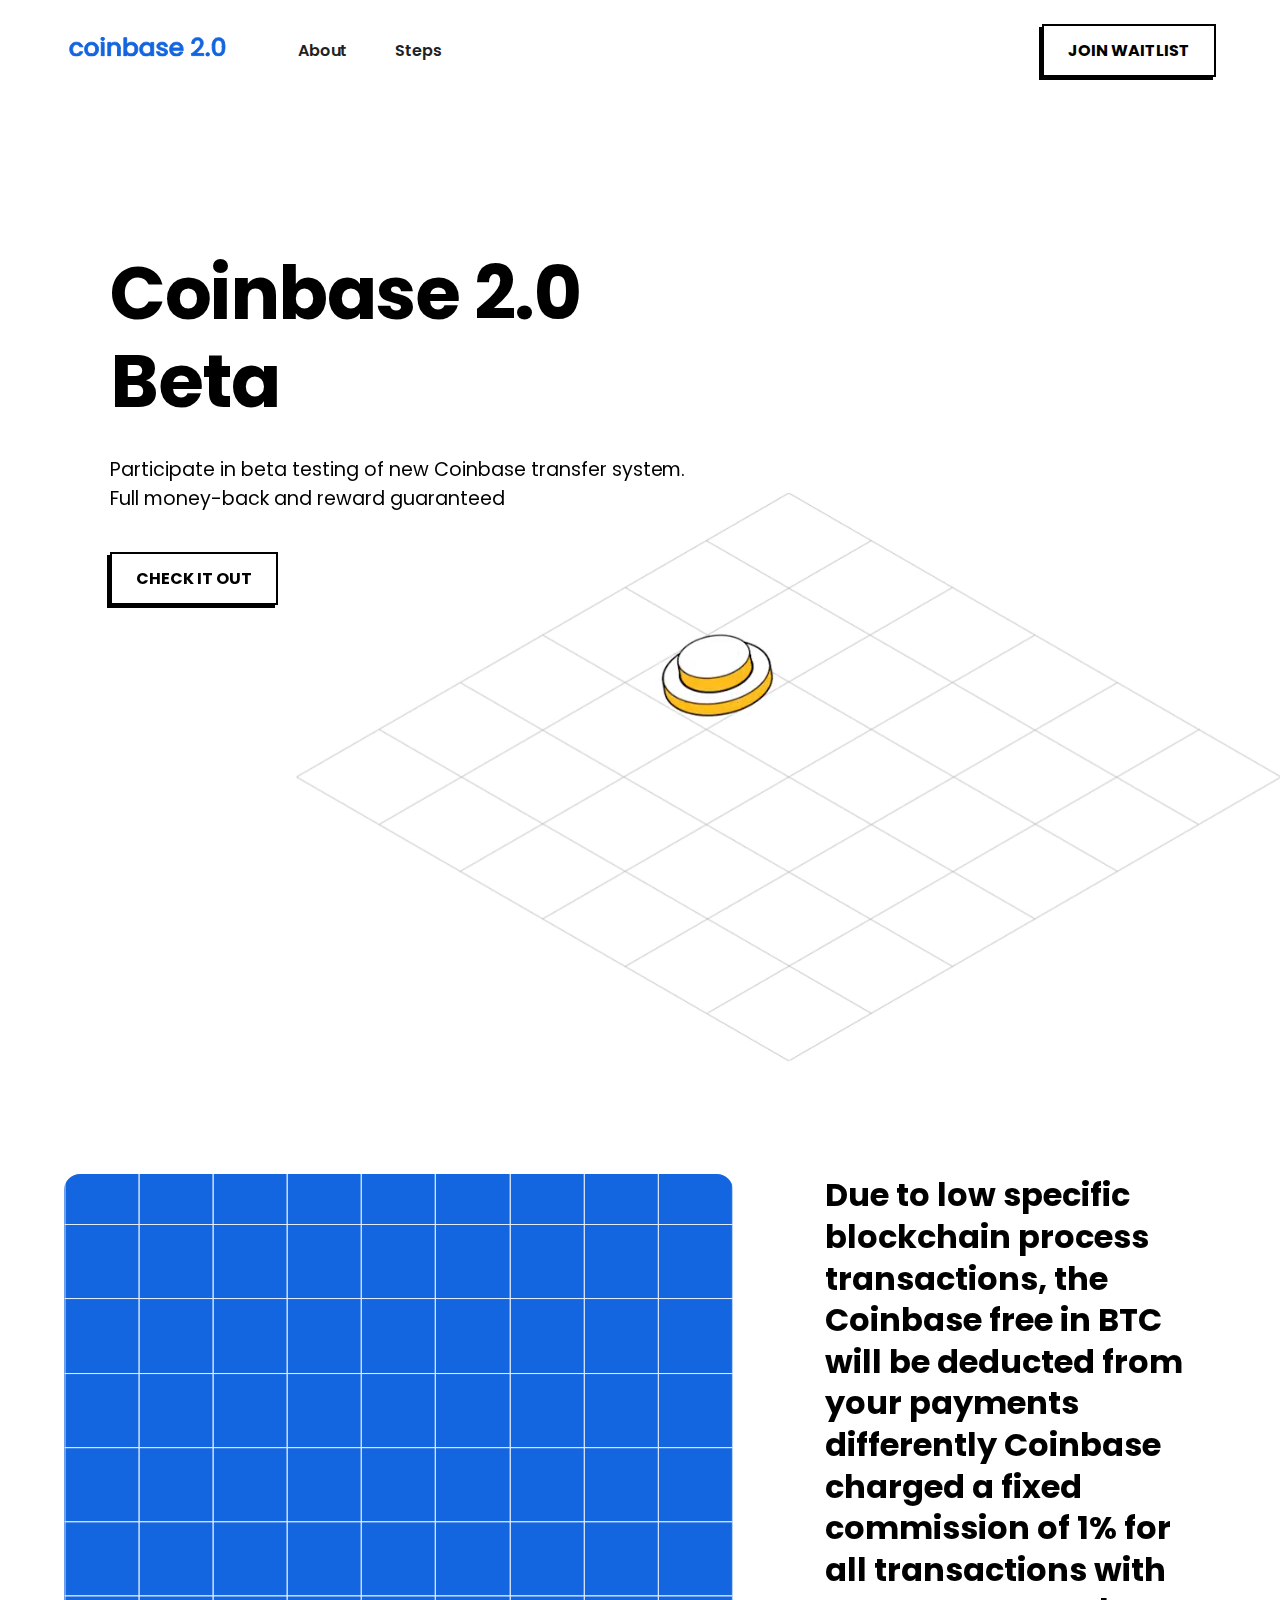
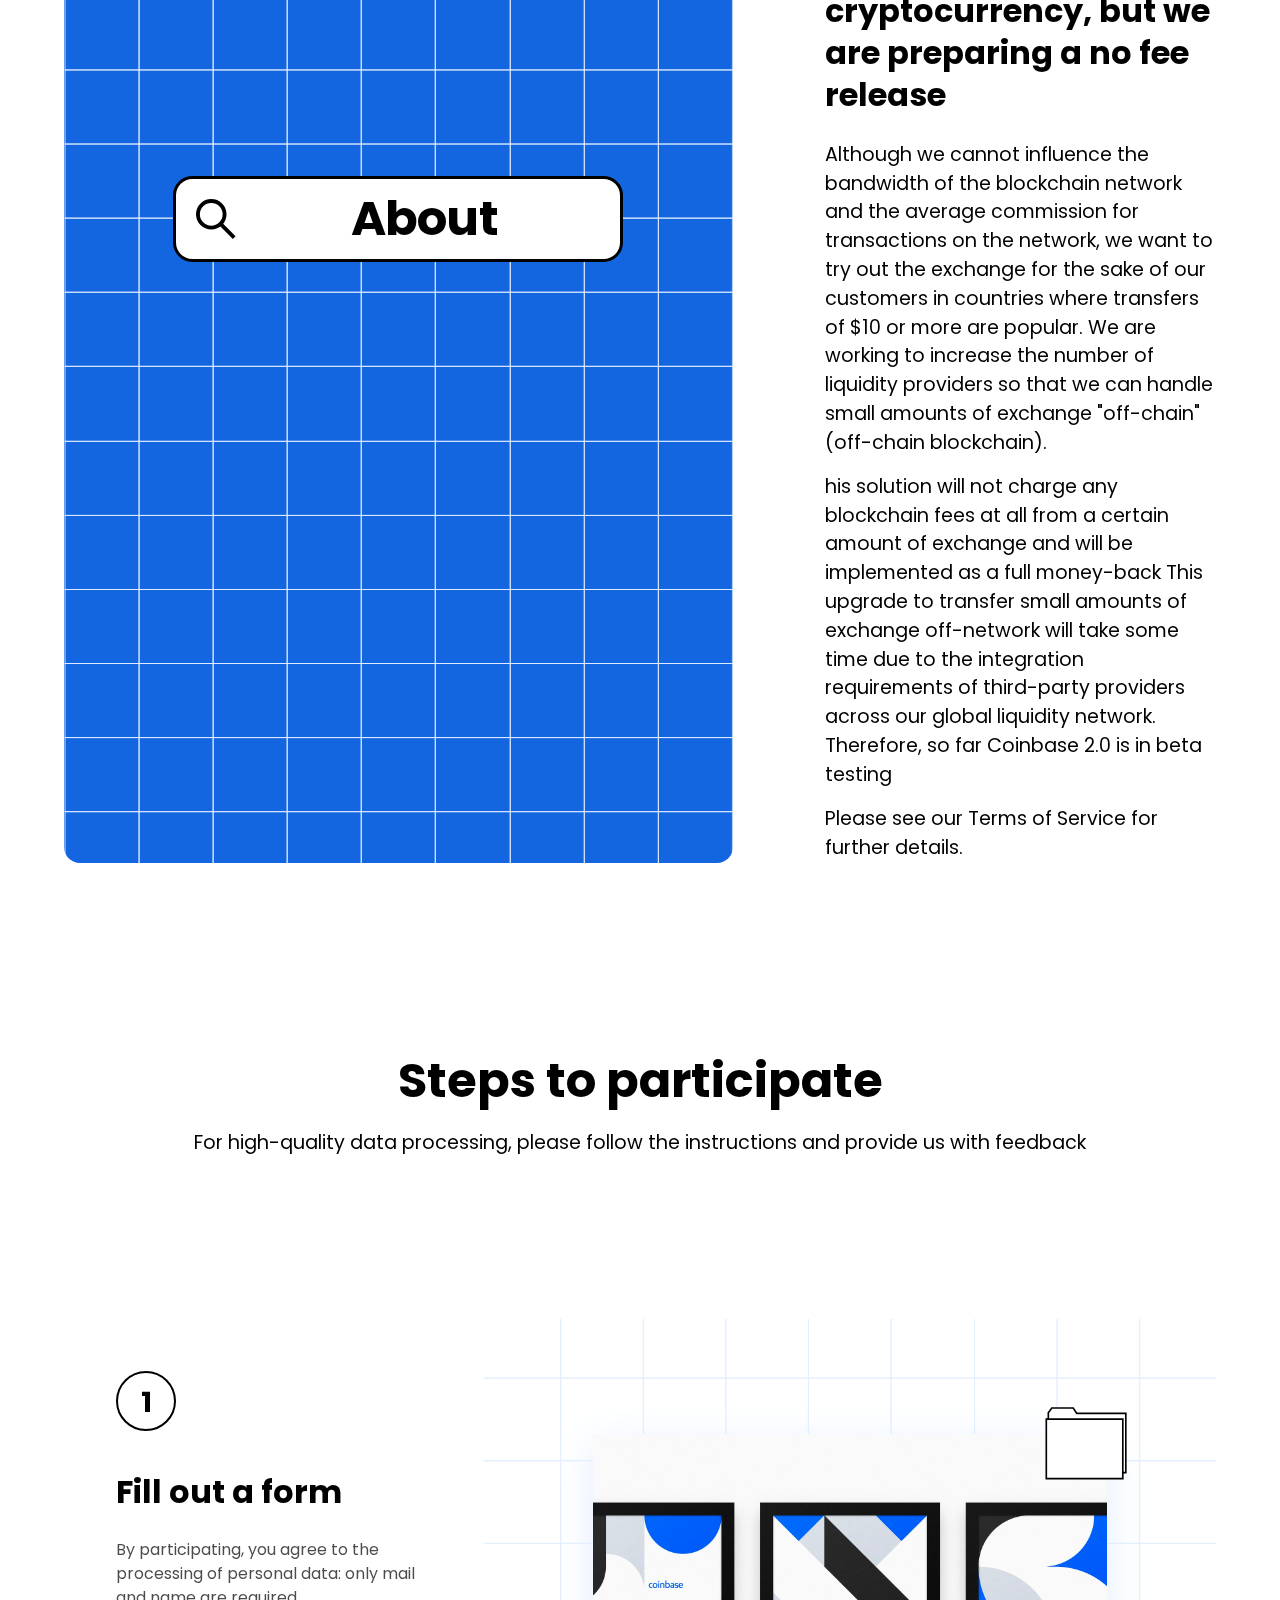
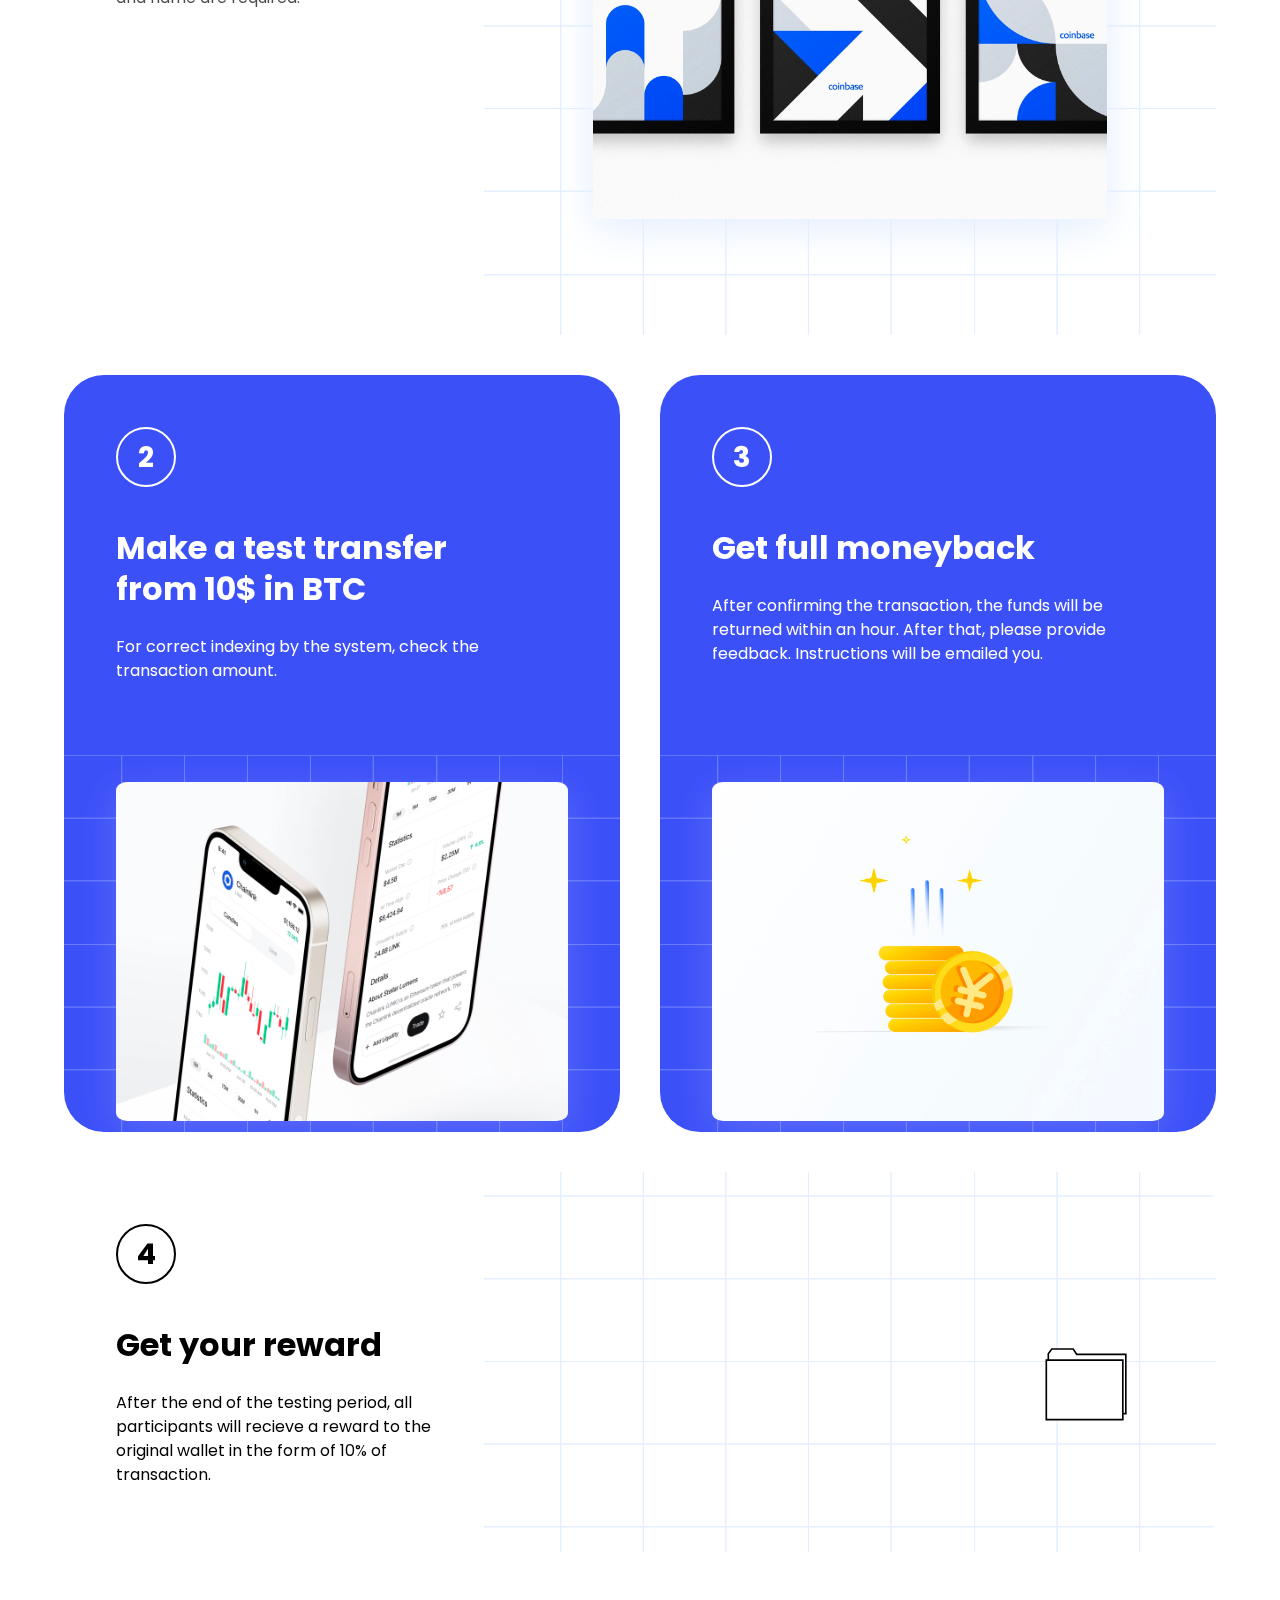
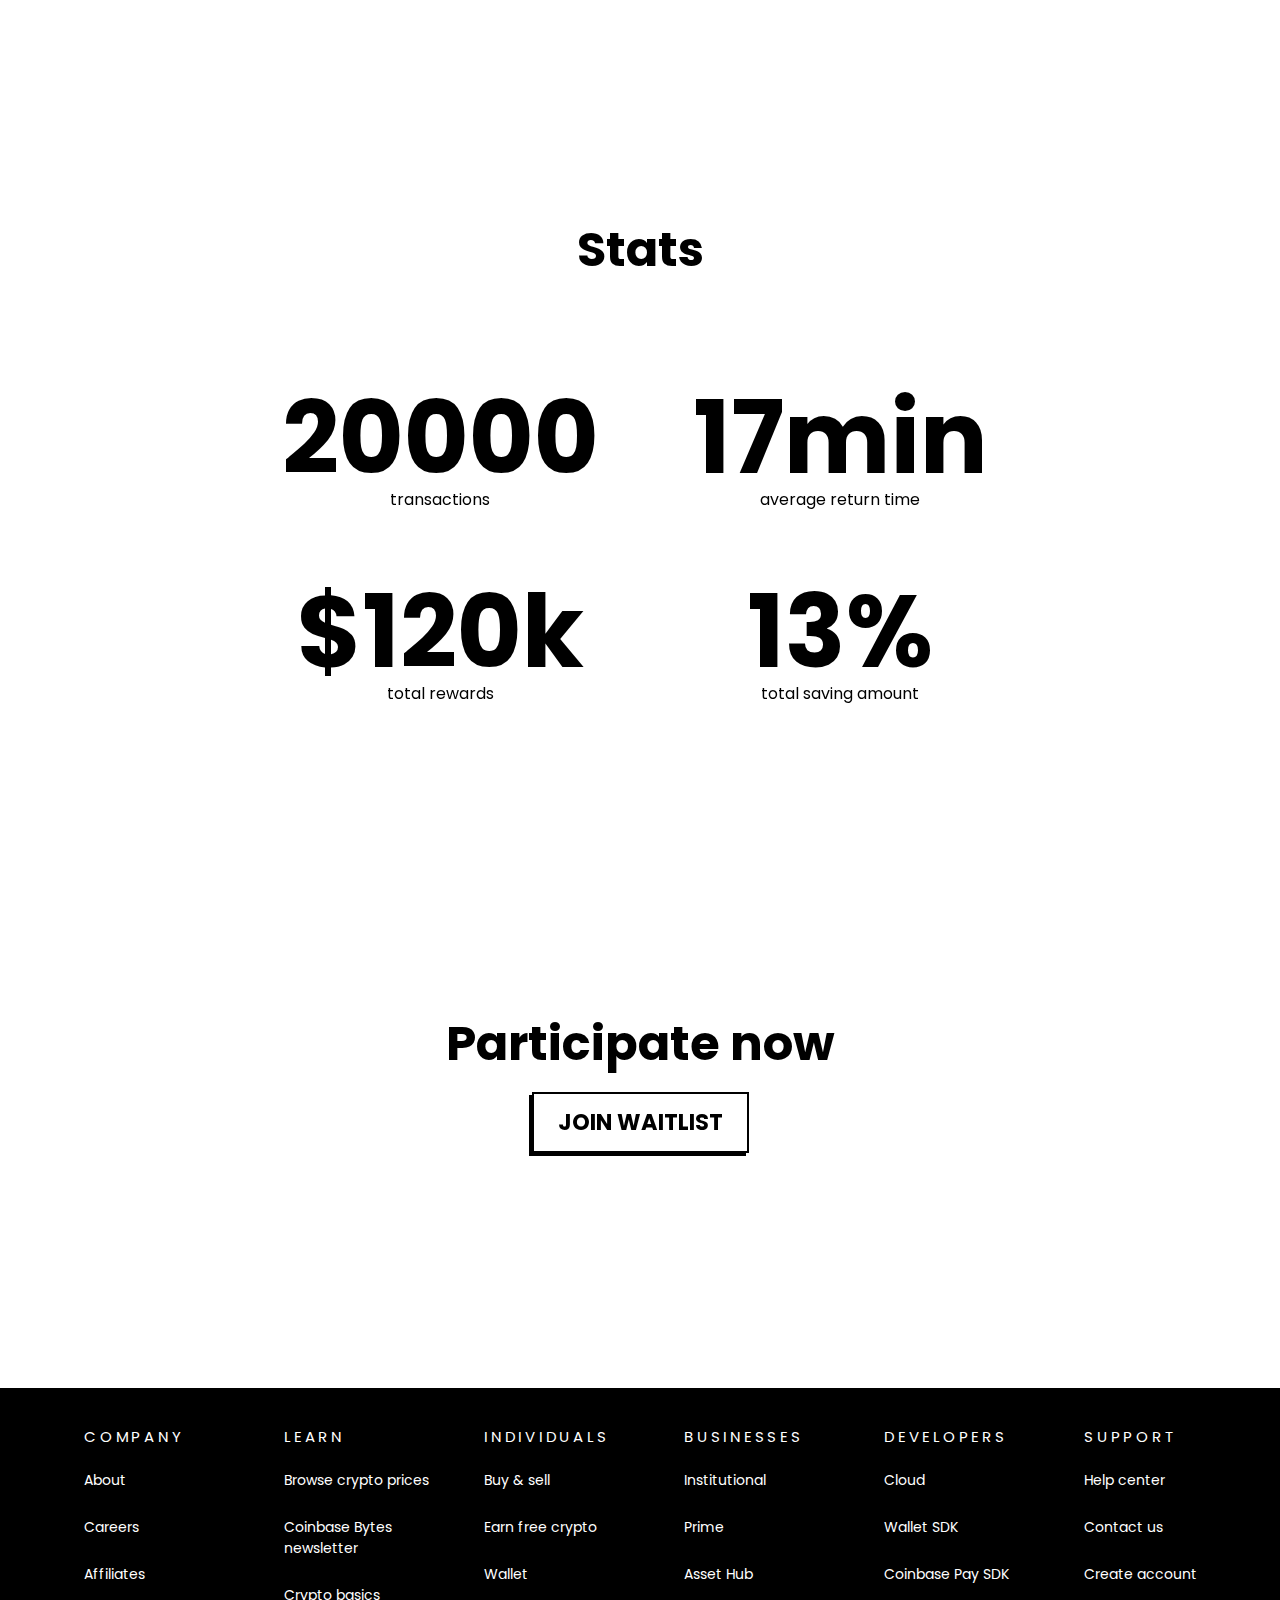
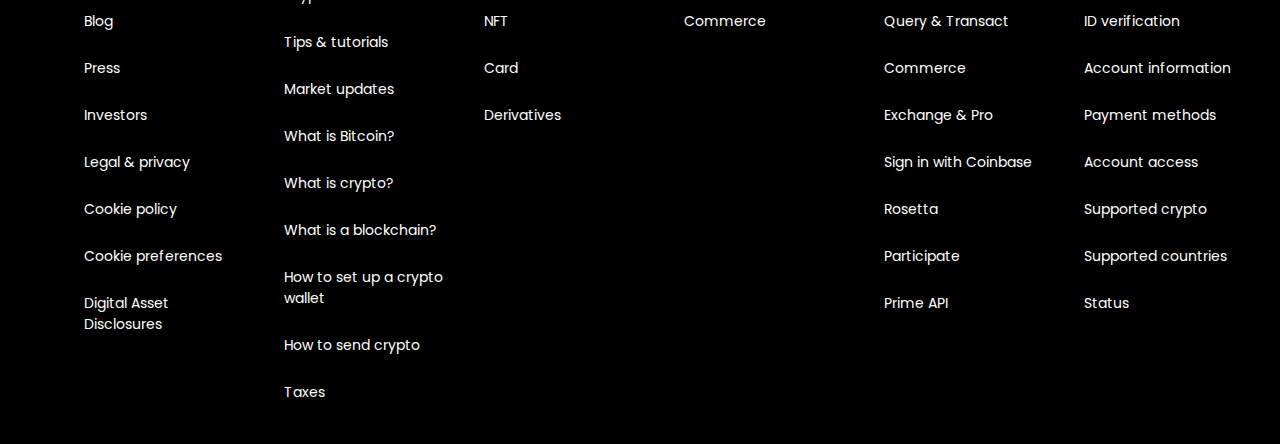
<file: index.html>
<!DOCTYPE html>

<html data-wf-domain="" data-wf-page="62c1c7c4ac8e8649e3af87a0" data-wf-site="61d72a2cda50bc679e28766b" lang="en">

<head>
  <meta charset="utf-8">
  <title>Coinbase 2.0</title>
  <meta content="Coinbase 2.0 | New" name="description">
  <meta content="Coinbase 2.0 | New " property="og:title">
  <meta content="Coinbase 2.0 | New" property="og:description">
  <meta property="og:type" content="website">
  <meta content="width=device-width, initial-scale=1" name="viewport">
  <link href="css/software.css" rel="stylesheet" type="text/css">
  <script src="js/webfont.js" type="text/javascript"></script>

  <script type="text/javascript">
    WebFont.load({
      google: {
        families: ["Poppins:regular,500,600,700,800"]
      }
    });
  </script>

  <script type="text/javascript">
    ! function(o, c) {
      var n = c.documentElement,
        t = " w-mod-";
      n.className += t + "js", ("ontouchstart" in o || o.DocumentTouch && c instanceof DocumentTouch) && (n.className += t + "touch")
    }(window, document);
  </script>

  <link href="img/coinbase-favicon.png" rel="shortcut icon" type="image/x-icon">
  <link href="img/coinbase-favicon.png" rel="apple-touch-icon">
  <link href="ссылка на сайт/" rel="canonical">


  <style>
    @media screen and (max-width: 1240px) {
      .grow_arrow_image._1 {
        left: 32.5vw;
      }
      .grow_arrow_image._2 {
        left: 53vw;
      }
      .image-folder {
        top: 32%;
      }
    }
    
    @media screen and (max-width: 767px) {
      .image-folder {
        top: 70px;
        ;
      }
    }
    
    @media screen and (max-width: 250px) {
      .image-folder {
        top: 40px;
        right: 20px;
      }
    }
  </style>

</head>

<body>
  <div class="styles__page-embed w-embed">
    <style>
      * {
        text-underline-position: under;
      }
      
      .w-richtext>:first-child {
        margin-top: 0;
      }
      
      .w-richtext>:last-child,
      .w-richtext ol li:last-child,
      .w-richtext ul li:last-child {
        margin-bottom: 0;
      }
      
      a {
        color: inherit;
        text-decoration-thickness: 0.05em;
        text-underline-offset: 0.05em;
      }
      
      .w-input,
      .w-select {
        color: inherit;
        text-decoration: inherit;
        font-size: inherit;
      }
    </style>
  </div>

  <div class="page-wrapper">
    <div data-animation="default" class="nav-wrapper w-nav" style="background-color: white;" data-easing2="ease" data-easing="ease" data-collapse="medium" data-w-id="1482e830-c61f-3fc3-e626-4529bc1e717b" role="banner" data-duration="0" data-doc-height="1">
      <div class="container">
        <div class="menu-wrapper">
          <a href="index.html" class="nav-logo_link w-nav-brand w--current">
            <div class="nav-logo_embed w-embed">
              <svg class="logo" viewbox="0 0 774.242 100.483" fill="none" xmlns="http://www.w3.org/2000/svg">
               
                <g class="logo">
                  <rect class="logo" fill="#fff" fill-opacity="0" x="0" y="0" height="100%" width="100%"></rect>
                  <path d="" fill="black"></path>

                  <svg width="779.242" height="92.483" viewBox="0 0 774.242 97.483" xmlns="http://www.w3.org/2000/svg">
                    <g id="svgGroup" stroke-linecap="round" fill-rule="evenodd" font-size="9pt" stroke="#1365e0" stroke-width="0.25mm" fill="#1365e0" style="stroke:#1365e0;stroke-width:0.25mm;fill:#1365e0">
                     <svg width="753.482" height="92.483" viewBox="0 0 753.482 93.483" xmlns="http://www.w3.org/2000/svg"><g id="svgGroup" stroke-linecap="round" fill-rule="evenodd" font-size="9pt" stroke="#1365e0" stroke-width="0.25mm" fill="#1365e0" style="stroke:#1365e0;stroke-width:0.25mm;fill:#1365e0"><path d="M 591.841 81.241 L 600.481 73.801 A 795.796 795.796 0 0 0 605.937 69.043 Q 612.579 63.193 617.202 58.815 A 229.456 229.456 0 0 0 618.661 57.421 Q 625.321 51.001 629.761 44.041 A 30.42 30.42 0 0 0 632.835 37.843 A 23.016 23.016 0 0 0 634.201 30.121 A 24.457 24.457 0 0 0 633.815 25.636 Q 633.052 21.551 630.781 18.841 A 10.642 10.642 0 0 0 625.787 15.57 Q 624 14.989 621.813 14.825 A 23.772 23.772 0 0 0 620.041 14.761 A 17.846 17.846 0 0 0 615.456 15.318 A 12.494 12.494 0 0 0 609.061 19.261 A 16.079 16.079 0 0 0 605.775 25.487 Q 605.116 27.801 604.956 30.533 A 29.551 29.551 0 0 0 604.921 31.321 L 591.721 31.321 Q 592.017 20.072 597.384 13.164 A 22.958 22.958 0 0 1 599.941 10.381 A 27.068 27.068 0 0 1 615.349 3.398 A 36.668 36.668 0 0 1 619.921 3.121 A 38.285 38.285 0 0 1 628.24 3.972 Q 635.538 5.596 640.381 10.321 A 24.041 24.041 0 0 1 647.354 24.149 A 34.108 34.108 0 0 1 647.761 29.521 A 34.056 34.056 0 0 1 643.449 46.017 A 39.742 39.742 0 0 1 643.381 46.141 Q 639.001 54.121 632.941 60.421 A 191.127 191.127 0 0 1 627.932 65.425 Q 623.371 69.826 617.521 75.001 L 612.121 79.801 L 650.161 79.801 L 650.161 91.201 L 591.841 91.201 L 591.841 81.241 Z M 245.281 53.401 L 245.281 92.401 L 231.721 92.401 L 231.721 55.441 A 28.483 28.483 0 0 0 231.265 50.177 Q 230.299 45.043 227.281 41.821 A 14.641 14.641 0 0 0 219.012 37.416 A 21.201 21.201 0 0 0 215.161 37.081 A 20.079 20.079 0 0 0 209.873 37.741 A 14.6 14.6 0 0 0 202.981 41.821 A 15.319 15.319 0 0 0 199.47 48.026 Q 198.481 51.279 198.481 55.441 L 198.481 92.401 L 184.801 92.401 L 184.801 26.281 L 198.481 26.281 L 198.481 33.841 A 22.317 22.317 0 0 1 205.941 28.002 A 26.37 26.37 0 0 1 207.061 27.481 Q 212.281 25.201 218.161 25.201 A 32.196 32.196 0 0 1 226.423 26.227 A 27.318 27.318 0 0 1 232.141 28.441 Q 238.321 31.681 241.801 38.041 A 27.413 27.413 0 0 1 244.615 46.032 Q 245.26 49.357 245.28 53.156 A 46.279 46.279 0 0 1 245.281 53.401 Z M 421.801 72.121 L 435.961 72.121 A 9.437 9.437 0 0 0 439.22 78.508 A 12.925 12.925 0 0 0 439.981 79.141 A 13.32 13.32 0 0 0 445.738 81.658 A 18.465 18.465 0 0 0 449.161 81.961 A 24.193 24.193 0 0 0 452.509 81.745 Q 454.212 81.506 455.61 81.005 A 10.53 10.53 0 0 0 458.101 79.741 A 8.343 8.343 0 0 0 459.944 78.025 A 6.325 6.325 0 0 0 461.281 74.041 A 6.088 6.088 0 0 0 460.708 71.359 Q 459.856 69.597 457.741 68.521 Q 454.201 66.721 446.521 64.561 A 160.883 160.883 0 0 1 441.732 63.173 Q 439.602 62.517 437.769 61.874 A 69.647 69.647 0 0 1 434.401 60.601 Q 429.721 58.681 426.301 54.721 A 13.617 13.617 0 0 1 423.362 48.787 Q 422.883 46.719 422.881 44.3 A 23.691 23.691 0 0 1 422.881 44.281 Q 422.881 39.001 426.001 34.621 A 19.047 19.047 0 0 1 431.259 29.674 A 25.306 25.306 0 0 1 434.941 27.721 A 30.015 30.015 0 0 1 442.465 25.617 A 39.624 39.624 0 0 1 448.321 25.201 A 36.362 36.362 0 0 1 456.014 25.97 Q 461.178 27.087 465.093 29.83 A 22.267 22.267 0 0 1 466.501 30.901 A 19.959 19.959 0 0 1 473.68 44.192 A 27.467 27.467 0 0 1 473.881 46.441 L 460.201 46.441 A 10.771 10.771 0 0 0 459.283 42.787 A 9.497 9.497 0 0 0 456.601 39.361 Q 453.361 36.721 447.841 36.721 A 22.945 22.945 0 0 0 444.73 36.918 Q 441.546 37.355 439.561 38.761 A 7.233 7.233 0 0 0 437.751 40.556 A 6.212 6.212 0 0 0 436.681 44.161 A 5.826 5.826 0 0 0 438.425 48.431 A 7.039 7.039 0 0 0 438.601 48.601 A 13.095 13.095 0 0 0 441.953 50.863 A 15.891 15.891 0 0 0 443.281 51.421 Q 445.394 52.202 449.055 53.3 A 248.273 248.273 0 0 0 451.441 54.001 Q 456.647 55.39 460.505 56.81 A 56.933 56.933 0 0 1 463.261 57.901 Q 467.881 59.881 471.241 63.721 Q 474.601 67.561 474.721 73.921 Q 474.721 79.561 471.601 84.001 A 19.453 19.453 0 0 1 465.784 89.391 A 25.062 25.062 0 0 1 462.781 90.961 A 28.531 28.531 0 0 1 455.954 92.964 A 39.483 39.483 0 0 1 449.401 93.481 A 37.044 37.044 0 0 1 441.57 92.685 A 30.03 30.03 0 0 1 435.421 90.661 A 26.98 26.98 0 0 1 429.583 87.089 A 22.618 22.618 0 0 1 425.641 82.981 Q 422.041 78.121 421.801 72.121 Z M 62.881 47.161 L 48.121 47.161 A 16.737 16.737 0 0 0 45.459 42.368 A 14.887 14.887 0 0 0 42.361 39.481 Q 38.401 36.721 32.401 36.721 A 19.145 19.145 0 0 0 26.168 37.692 A 15.933 15.933 0 0 0 19.021 42.661 Q 14.819 47.673 14.162 56.06 A 41.298 41.298 0 0 0 14.041 59.281 A 37.022 37.022 0 0 0 14.577 65.786 Q 15.229 69.434 16.673 72.337 A 18.67 18.67 0 0 0 19.021 75.961 Q 24.001 81.961 32.401 81.961 Q 43.62 81.961 47.669 72.65 A 21.076 21.076 0 0 0 48.121 71.521 L 62.881 71.521 A 30.957 30.957 0 0 1 57.684 82.032 A 28.977 28.977 0 0 1 52.081 87.541 A 29.178 29.178 0 0 1 39.705 92.842 A 39.99 39.99 0 0 1 32.401 93.481 A 35.975 35.975 0 0 1 22.938 92.279 A 30.315 30.315 0 0 1 15.601 89.221 Q 8.281 84.961 4.141 77.221 A 34.741 34.741 0 0 1 0.446 65.71 A 44.892 44.892 0 0 1 0.001 59.281 A 42.597 42.597 0 0 1 1.02 49.766 A 33.703 33.703 0 0 1 4.141 41.341 Q 8.281 33.601 15.601 29.401 A 31.72 31.72 0 0 1 28.076 25.432 A 39.65 39.65 0 0 1 32.401 25.201 Q 44.286 25.201 52.111 30.793 A 26.755 26.755 0 0 1 52.261 30.901 A 26.967 26.967 0 0 1 61.652 43.335 A 35.508 35.508 0 0 1 62.881 47.161 Z M 549.601 64.441 L 499.081 64.441 A 21.1 21.1 0 0 0 500.481 70.723 A 17.276 17.276 0 0 0 504.961 77.161 Q 510.241 81.961 517.921 81.961 A 20.421 20.421 0 0 0 524.258 81.036 Q 530.163 79.116 533.273 73.208 A 21.005 21.005 0 0 0 533.521 72.721 L 548.281 72.721 Q 545.281 81.841 537.421 87.661 Q 529.561 93.481 517.921 93.481 Q 508.441 93.481 500.941 89.221 Q 493.441 84.961 489.181 77.221 A 34.155 34.155 0 0 1 485.337 65.416 A 43.87 43.87 0 0 1 484.921 59.281 A 42.597 42.597 0 0 1 485.94 49.766 A 33.703 33.703 0 0 1 489.061 41.341 Q 493.201 33.601 500.701 29.401 Q 508.201 25.201 517.921 25.201 A 36.653 36.653 0 0 1 527.677 26.457 A 31.111 31.111 0 0 1 534.601 29.281 Q 541.921 33.361 546.001 40.741 Q 550.081 48.121 550.081 57.721 Q 550.081 61.441 549.601 64.441 Z M 276.361 82.801 L 276.361 92.401 L 262.681 92.401 L 262.681 3.601 L 276.361 3.601 L 276.361 36.121 A 24.381 24.381 0 0 1 282.53 30.232 A 30.864 30.864 0 0 1 285.901 28.261 A 28.755 28.755 0 0 1 296.884 25.292 A 34.552 34.552 0 0 1 299.401 25.201 A 31.433 31.433 0 0 1 310.652 27.187 A 29.514 29.514 0 0 1 315.241 29.401 A 29.37 29.37 0 0 1 326.012 40.624 A 35.084 35.084 0 0 1 326.401 41.341 Q 330.481 49.081 330.481 59.041 A 41.619 41.619 0 0 1 329.225 69.445 A 34.937 34.937 0 0 1 326.401 76.861 Q 322.321 84.721 315.181 89.101 A 30.989 30.989 0 0 1 315.069 89.17 A 29.593 29.593 0 0 1 299.401 93.481 Q 291.721 93.481 285.781 90.481 A 29.035 29.035 0 0 1 280.164 86.82 A 23.759 23.759 0 0 1 276.361 82.801 Z M 393.601 35.881 L 393.601 26.281 L 407.401 26.281 L 407.401 92.401 L 393.601 92.401 L 393.601 82.561 Q 390.121 87.241 384.121 90.361 A 27.63 27.63 0 0 1 374.628 93.235 A 34.631 34.631 0 0 1 370.441 93.481 Q 361.921 93.481 354.841 89.101 A 30.813 30.813 0 0 1 344.15 77.83 A 36.72 36.72 0 0 1 343.621 76.861 A 35.981 35.981 0 0 1 339.739 63.89 A 44.449 44.449 0 0 1 339.481 59.041 A 40.83 40.83 0 0 1 340.581 49.376 A 33.298 33.298 0 0 1 343.621 41.401 Q 347.761 33.721 354.901 29.461 Q 362.041 25.201 370.681 25.201 A 33.622 33.622 0 0 1 377.558 25.874 A 25.684 25.684 0 0 1 384.301 28.261 Q 390.121 31.321 393.601 35.881 Z M 691.766 35.431 A 99.791 99.791 0 0 0 691.081 47.521 A 105.09 105.09 0 0 0 691.589 58.154 Q 692.231 64.462 693.688 69.706 A 43.562 43.562 0 0 0 698.101 80.341 A 22.983 22.983 0 0 0 713.096 91.147 A 38.745 38.745 0 0 0 722.281 92.161 A 39.119 39.119 0 0 0 731.131 91.226 A 23.054 23.054 0 0 0 746.461 80.341 A 42.365 42.365 0 0 0 750.457 71.13 Q 752.041 65.982 752.795 59.75 A 102.061 102.061 0 0 0 753.481 47.521 A 102.866 102.866 0 0 0 752.98 37.074 Q 751.605 23.635 746.461 15.061 A 22.751 22.751 0 0 0 741.889 9.56 Q 734.771 3.361 722.281 3.361 Q 705.121 3.361 698.101 15.061 Q 693.274 23.105 691.766 35.431 Z M 93.859 91.69 A 35.396 35.396 0 0 0 105.241 93.481 A 41.818 41.818 0 0 0 105.905 93.476 A 35.65 35.65 0 0 0 122.581 89.221 Q 130.441 84.961 135.001 77.161 A 32.205 32.205 0 0 0 138.197 69.624 A 37.919 37.919 0 0 0 139.561 59.281 A 42.428 42.428 0 0 0 139.317 54.682 A 33.975 33.975 0 0 0 135.121 41.401 Q 130.681 33.601 123.001 29.401 A 33.305 33.305 0 0 0 117.248 26.925 A 36.885 36.885 0 0 0 105.841 25.201 Q 96.361 25.201 88.681 29.401 Q 81.001 33.601 76.561 41.401 A 32.723 32.723 0 0 0 73.374 49.215 A 39.035 39.035 0 0 0 72.121 59.281 A 43.49 43.49 0 0 0 72.501 65.121 A 33.924 33.924 0 0 0 76.441 77.221 Q 80.761 84.961 88.321 89.221 A 32.238 32.238 0 0 0 93.859 91.69 Z M 740.041 47.521 A 125.441 125.441 0 0 0 739.864 40.653 Q 739.679 37.296 739.302 34.396 A 59.886 59.886 0 0 0 738.781 31.081 A 26.26 26.26 0 0 0 737.184 25.672 A 19.723 19.723 0 0 0 733.681 20.101 Q 730.151 16.186 723.479 15.869 A 25.284 25.284 0 0 0 722.281 15.841 A 21.423 21.423 0 0 0 717.919 16.257 Q 715.239 16.815 713.212 18.121 A 11.521 11.521 0 0 0 710.881 20.101 A 20.055 20.055 0 0 0 707.02 26.569 A 27.039 27.039 0 0 0 705.781 31.081 Q 704.819 36.21 704.591 43.086 A 134.13 134.13 0 0 0 704.521 47.521 A 140.534 140.534 0 0 0 704.689 54.626 Q 704.971 60.166 705.721 64.441 A 25.762 25.762 0 0 0 707.214 69.743 A 18.768 18.768 0 0 0 710.821 75.481 A 12.434 12.434 0 0 0 716.553 78.934 Q 718.576 79.53 721.012 79.651 A 25.581 25.581 0 0 0 722.281 79.681 A 21.691 21.691 0 0 0 726.748 79.25 Q 731.09 78.336 733.741 75.481 A 18.959 18.959 0 0 0 737.544 69.246 A 26.217 26.217 0 0 0 738.841 64.441 Q 739.736 59.338 739.963 52.431 A 149.447 149.447 0 0 0 740.041 47.521 Z M 153.121 26.281 L 166.801 26.281 L 166.801 92.401 L 153.121 92.401 L 153.121 26.281 Z M 316.561 59.041 A 27.883 27.883 0 0 0 315.982 53.224 A 20.966 20.966 0 0 0 313.741 47.221 Q 310.921 42.241 306.301 39.661 Q 301.681 37.081 296.401 37.081 Q 291.241 37.081 286.621 39.721 Q 282.001 42.361 279.181 47.401 A 21.829 21.829 0 0 0 276.725 54.598 A 28.988 28.988 0 0 0 276.361 59.281 A 28.094 28.094 0 0 0 276.98 65.312 A 21.789 21.789 0 0 0 279.181 71.221 A 20.932 20.932 0 0 0 283.043 76.296 A 18.413 18.413 0 0 0 286.621 78.961 Q 291.241 81.601 296.401 81.601 Q 301.681 81.601 306.301 78.901 Q 310.921 76.201 313.741 71.041 A 22.826 22.826 0 0 0 316.257 63.349 A 29.578 29.578 0 0 0 316.561 59.041 Z M 393.601 59.281 Q 393.601 52.441 390.781 47.401 A 21.187 21.187 0 0 0 386.939 42.376 A 18.608 18.608 0 0 0 383.401 39.721 Q 378.841 37.081 373.561 37.081 Q 368.281 37.081 363.721 39.661 A 18.991 18.991 0 0 0 357.264 45.724 A 23.142 23.142 0 0 0 356.341 47.221 A 21.332 21.332 0 0 0 353.917 54.173 A 28.679 28.679 0 0 0 353.521 59.041 A 28.075 28.075 0 0 0 354.204 65.367 A 22.159 22.159 0 0 0 356.341 71.041 A 21.372 21.372 0 0 0 360.143 76.127 A 18.671 18.671 0 0 0 363.781 78.901 Q 368.401 81.601 373.561 81.601 Q 378.841 81.601 383.401 78.961 Q 387.961 76.321 390.781 71.221 A 22.327 22.327 0 0 0 393.268 63.778 A 29.288 29.288 0 0 0 393.601 59.281 Z M 105.241 81.601 Q 110.521 81.601 115.141 79.081 A 18.65 18.65 0 0 0 121.599 73.179 A 23.069 23.069 0 0 0 122.641 71.521 Q 125.481 66.55 125.52 59.478 A 35.775 35.775 0 0 0 125.521 59.281 Q 125.521 52.081 122.761 47.101 A 19.939 19.939 0 0 0 118.998 42.193 A 17.594 17.594 0 0 0 115.441 39.601 Q 110.881 37.081 105.601 37.081 Q 100.321 37.081 95.821 39.601 A 17.585 17.585 0 0 0 89.46 45.749 A 21.686 21.686 0 0 0 88.681 47.101 A 21.624 21.624 0 0 0 86.64 52.923 Q 86.116 55.484 86.05 58.431 A 38.208 38.208 0 0 0 86.041 59.281 A 33.549 33.549 0 0 0 86.629 65.767 Q 87.832 71.871 91.501 75.781 A 17.928 17.928 0 0 0 104.471 81.589 A 23.011 23.011 0 0 0 105.241 81.601 Z M 499.201 53.401 L 535.801 53.401 A 17.799 17.799 0 0 0 534.799 47.606 A 14.973 14.973 0 0 0 530.401 41.281 Q 525.121 36.721 517.321 36.721 Q 510.241 36.721 505.201 41.221 A 17.829 17.829 0 0 0 499.845 50.085 A 24.136 24.136 0 0 0 499.201 53.401 Z M 669.481 93.241 Q 665.761 93.241 663.241 90.721 A 8.455 8.455 0 0 1 660.721 84.597 A 10.901 10.901 0 0 1 660.721 84.481 Q 660.721 80.761 663.241 78.241 A 8.455 8.455 0 0 1 669.365 75.722 A 10.901 10.901 0 0 1 669.481 75.721 A 8.324 8.324 0 0 1 675.522 78.163 A 9.914 9.914 0 0 1 675.601 78.241 A 8.455 8.455 0 0 1 678.12 84.365 A 10.901 10.901 0 0 1 678.121 84.481 Q 678.121 88.201 675.601 90.721 A 8.32 8.32 0 0 1 669.593 93.241 A 10.215 10.215 0 0 1 669.481 93.241 Z M 160.081 17.521 Q 156.361 17.521 153.841 15.001 A 8.455 8.455 0 0 1 151.321 8.877 A 10.901 10.901 0 0 1 151.321 8.761 Q 151.321 5.041 153.841 2.521 A 8.455 8.455 0 0 1 159.965 0.002 A 10.901 10.901 0 0 1 160.081 0.001 A 8.324 8.324 0 0 1 166.122 2.443 A 9.914 9.914 0 0 1 166.201 2.521 A 8.455 8.455 0 0 1 168.72 8.645 A 10.901 10.901 0 0 1 168.721 8.761 Q 168.721 12.481 166.201 15.001 A 8.32 8.32 0 0 1 160.193 17.521 A 10.215 10.215 0 0 1 160.081 17.521 Z" vector-effect="non-scaling-stroke"/></g></svg>
            </div>
          </a>

          <nav role="navigation" class="nav-menu w-nav-menu">
            <div class="nav-menu_mobile-wrapper">
              <div class="menu-left-wrapper">
              	<a href="#aboutus" class="nav-link w-nav-link">About</a>
              	<a href="#numbers" class="nav-link w-nav-link">Steps</a></div>
              <div class="menu-right-wrapper"><a rel="noopener" href="form.html" target="_blank" class="button cc-nav-cta button-desktop-only w-button">Join waitlist</a></div>
            </div>
          </nav>

          <div id="nav-mobile-btn" class="nav-mobile-button w-nav-button">
            <div class="icon w-icon-nav-menu"></div>
          </div>
        </div>

      </div>
      <div class="nav-background"></div>
    </div>
    <div data-w-id="3f1185c6-df76-920d-7d9f-3f300f10705f" class="nav-scroll-trigger"></div>
    <section id="experiences" class="section cc-home-hero wf-section">
      <div class="container position-relative">
        <div class="hero-content">
          <h1>Coinbase 2.0 Beta<br></h1>
          <p class="paragraph-l mb-2 mt-1 text-80">Participate in beta testing of new Coinbase transfer system. Full money-back and reward guaranteed</p>
          <a href="#numbers" class="button button-desktop-only w-button">Check it out</a>
          <a href="form.html" target="_blank" class="button-mobile-only button w-button">JOIN WAITLIST</a>
        </div>
        <div class="ph-badge w-embed">
          <img src="widgets/embed-image/v1/featured.svg?post_id=325891&theme=light" alt="" style="width: 250px; height: 54px;" width="250" height="54"></a>
        </div>
        <div class="home-hero-video-wrapper">
          <div data-poster-url="https://assets.website-files.com/61a4bd9b9f4fd573e2c895b1/61bb12ed9142bd72d5bc4dd4_Hero_Animation-poster-00001.jpg" data-video-urls="https://assets.website-files.com/61d72a2cda50bc679e28766b/61d72a2cda50bc59672876f3_Hero_Animation-transcode.mp4,https://assets.website-files.com/61d72a2cda50bc679e28766b/61d72a2cda50bc59672876f3_Hero_Animation-transcode.webm" data-autoplay="true" data-loop="true" data-wf-ignore="true" data-beta-bgvideo-upgrade="false" class="home-hero-video w-background-video w-background-video-atom">
            <video id="0a4048e2-52b3-459c-d117-61c6a08bc6b6-video" autoplay="" loop="" muted="" playsinline="" data-wf-ignore="true" data-object-fit="cover">
              <source src="video/bg.mp4" data-wf-ignore="true">
              <source src="video/bg.webm" data-wf-ignore="true">

            </video>
          </div>

        </div>
      </div>

    </section>
 	
    <div data-w-id="3f1185c6-df76-920d-7d9f-3f300f10705f" class="nav-scroll-trigger"></div>
<a name="aboutus" style="text-decoration: none;">
        <section class="section cc-header wf-section">

            <div class="container">

                <div class="aboutpage-body">
                    <div class="aboutpage-flex_left">

                        <div class="aboutpage-title-wrapper"><img src="img/lupa.svg" loading="lazy" alt="" class="aboutpage-title-icon">
                            <h1 class="aboutpage-title-text h2">About</h1>
                        </div>
                    </div>
                    <div class="about_right-column">
                        <div>
                            <h2 class="h3">Due to low specific blockchain process transactions, the Coinbase free in BTC will be deducted from your payments differently
Coinbase charged a fixed commission of 1% for all transactions with cryptocurrency, but we are preparing a no fee release</h2>
                            <div class="paragraph-l w-richtext">
                                <p>Although we cannot influence the bandwidth of the blockchain network and the average commission for transactions on the network, we want to try out the exchange for the sake of our customers in countries where transfers of $10 or more are popular. We are working to increase the number of liquidity providers so that we can handle small amounts of exchange "off-chain" (off-chain blockchain).</p>
                                <p>his solution will not charge any blockchain fees at all from a certain amount of exchange and will be implemented as a full money-back This upgrade to transfer small amounts of exchange off-network will take some time due to the integration requirements of third-party providers across our global liquidity network. Therefore, so far Coinbase 2.0 is in beta testing<br></p>
                                <p>
                                Please see our Terms of Service for further details.</p>
                            </div>
                        </div>
                       
                    </div>

                    
                </div>
            </div>
        </section>

       
 	<a name="numbers" style="text-decoration: none;">
      <section class="section wf-section">

        <div class="section-anchor-offset"></div>
        <div class="container">
          <div id="use-cases" class="section pt-0 text-center">

            <h2>Steps to participate</h2>
            <p class="paragraph-l mb-0">For high-quality data processing, please follow the instructions and provide us with feedback</p>
          </div>


          <div class="usecase-grid">
            <div id="w-node-_700402aa-31ac-67c4-293a-f0adf338f953-e3af87a0" class="section-card bg-white">
              <div class="section-card_flex">
                <div class="section-card_body cc-usecase cc-first">
                  <div class="usecase-number">
                    <div>1</div>
                  </div>
                  <h3>Fill out a form</h3>
                  <p class="text-70 mb-3">By participating, you agree to the processing of personal data: only mail and name are required.</p>
                </div>
                <div class="section-card_body cc-usecase-visual-right"><img src="img/cells.svg" loading="lazy" alt="" class="usecase-grid-bg cc-first">
                  <div class="usecase1-browser_wrapper"><img src="img/fill_out_a_form.jpg" loading="lazy" alt="" class="usecase1-browser"><img src="img/usecase1-folder.svg" loading="lazy" alt="" class="usecase1-folder"></div>
                </div>
              </div>
            </div>

 <div class="section-card text-white bg-blue">
              <div class="section-card_flex cc-vertical">
                <div class="section-card_body cc-usecase">
                  <div class="usecase-number white">
                    <div>2</div>
                  </div>
                  <div class="usecase-content-left">
                    <h3>Make a test transfer from 10$ in BTC</h3>
                    <p>For correct indexing by the system, check the transaction amount.</p>
                  </div>
                </div>
                <div class="section-card_body cc-usecase cc-bottom-visual"><img src="img/cells.svg" loading="lazy" alt="" class="usecase-grid-bg cc-white-bottom">
                  <div class="usecase-card_bottom-browser-aspect"><img style="margin-top: -25px;" src="img/make_transfer.jpg" loading="lazy" alt="" class="usecase-card_bottom-browser"></div>
                </div>
              </div>
            </div>


    <div class="section-card text-white bg-blue">
              <div class="section-card_flex cc-vertical">
                <div class="section-card_body cc-usecase">
                  <div class="usecase-number white">
                    <div>3</div>
                  </div>
                  <div class="usecase-content-left">
                    <h3>Get full moneyback</h3>
                    <p>After confirming the transaction, the funds will be returned within an hour. After that, please provide feedback. Instructions will be emailed you.</p>
                  </div>
                </div>
                <div class="section-card_body cc-usecase cc-bottom-visual"><img src="img/cells.svg" loading="lazy" alt="" class="usecase-grid-bg cc-white-bottom">
                  <div class="usecase-card_bottom-browser-aspect"><img style="margin-top: -25px;" src="img/moneyback.jpg" loading="lazy" alt="" class="usecase-card_bottom-browser"></div>
                </div>
              </div>
            </div>

           <div id="w-node-_700402aa-31ac-67c4-293a-f0adf338f953-e3af87a0" class="section-card bg-white">
              <div class="section-card_flex">
                <div class="section-card_body cc-usecase cc-first">
                  <div class="usecase-number"> 

                 	<div>4</div>
                  </div>
                  <div class="usecase-content-left">
                    <h3>Get your reward</h3>
                    <p>After the end of the testing period, all participants will recieve a reward to the original wallet in the form of 10% of transaction.</p>
                  </div>
                </div>
               <div class="section-card_body cc-usecase-visual-right"><img src="img/cells.svg" loading="lazy" alt="" class="usecase-grid-bg cc-first">
                  <div class="usecase1-browser_wrapper"><img src="img/getreward.jpg" loading="lazy" alt="" class="usecase1-browser"><img src="img/usecase1-folder.svg" loading="lazy" alt="" class="usecase1-folder"></div>
                </div>
              </div>
            </div>
 			</div>
        </div>
      </section>
    </div>
   

   <section class="section wf-section">
      <div class="container">
        <h2 class="text-center">Stats</h2>
        <div class="grow-stats_wrapper">
          <div class="grow-stats_card">
            <div class="grow_stats_text-big">20000</div>
            <div class="margin-box _10-0-0-0">
              <div class="grow_stats_text-small">transactions</div>
            </div>
          </div>
          <div id="w-node-_370e807e-ed44-d826-3175-3acb0cf8e502-e3af87a0" class="grow-stats_card">
            <div class="grow_stats_text-big">17min</div>
            <div class="margin-box _10-0-0-0">
              <div class="grow_stats_text-small">average return time</div>
            </div>
          </div>
          <div id="w-node-_2b6d90a2-24df-e4ba-0221-5b45163343fb-e3af87a0" class="grow-stats_card">
            <div class="grow_stats_text-big">$120k</div>
            <div class="margin-box _10-0-0-0">
              <div class="grow_stats_text-small">total rewards</div>
            </div>
          </div>
          <div id="w-node-_22e6a95d-9e10-895a-2b37-b613e68640d4-e3af87a0" class="grow-stats_card">
            <div class="grow_stats_text-big">13%</div>
            <div class="margin-box _10-0-0-0">
              <div class="grow_stats_text-small">total saving amount</div>
            </div>
          </div>
        </div>
      </div>
    </section>

    <section class="section wf-section">
      <div class="container">
        <div class="align-center">
          <h2>Participate now</h2><a href="form.html" target="_blank" class="button cc-large button-desktop-only w-button">JOIN WAITLIST</a><a href="" target="_blank" class="button cc-large button-mobile-only w-button">JOIN WAITLIST</a>
          <div class="text-center mt-2">
            <a href="form.html" target="_blank" class="link-desktop-only w-inline-block"><img src="img/button.png" loading="lazy" width="428" srcset="img/button.png 500w, img/button.png 856w" alt="" sizes="(max-width: 991px) 100vw, 399px" class="image"></a>
            <a href="form.html" target="_blank" class="link-mobile-only w-inline-block"><img src="img/button.png" loading="lazy" width="428" srcset="img/button.png 500w, img/button.png 856w" alt="" sizes="(max-width: 479px) 86vw, (max-width: 991px) 399px, 100vw" class="image"></a>
          </div>
        </div>
      </div>
    </section>

    <footer>

<div class="footer">

	<div class="container">
  
  <div class="contain">

  <div class="col">
    <h1>Support</h1>
    <ul>
      <li><a style="text-decoration: none;" href="https://help.coinbase.com/en">Help center</a></li>
      <li><a style="text-decoration: none;" href="https://help.coinbase.com/en/contact-us?">Contact us</a></li>
      <li><a style="text-decoration: none;" href="https://help.coinbase.com/en/coinbase/getting-started/getting-started-with-coinbase/create-a-coinbase-account">Create account</a></li>
      <li><a style="text-decoration: none;" href="https://help.coinbase.com/en/coinbase/managing-my-account#identity-verification/">ID verification</a></li>
      <li><a style="text-decoration: none;" href="https://help.coinbase.com/en/coinbase/managing-my-account">Account information</a></li>
      <li><a style="text-decoration: none;" href="https://help.coinbase.com/en/coinbase/getting-started#add-a-payment-method/">Payment methods</a></li>
      <li><a style="text-decoration: none;" href="https://help.coinbase.com/en/coinbase/managing-my-account">Account access</a></li>
      <li><a style="text-decoration: none;" href="https://help.coinbase.com/en/supported-crypto.html">Supported crypto</a></li>
      <li><a style="text-decoration: none;" href="https://www.coinbase.com/places/">Supported countries</a></li>
      <li><a style="text-decoration: none;" href="https://status.coinbase.com/">Status</a></li>
    </ul>
  </div>
  <div class="col">
    <h1>Developers</h1>
    <ul>
      <li><a style="text-decoration: none;" href="https://www.coinbase.com/cloud">Cloud</a></li>
      <li><a style="text-decoration: none;" href="https://docs.cloud.coinbase.com/wallet-sdk/docs">Wallet SDK</a></li>
      <li><a style="text-decoration: none;" href="https://www.coinbase.com/pay-sdk">Coinbase Pay SDK</a></li>
      <li><a style="text-decoration: none;" href="https://www.coinbase.com/cloud/blockchain-infrastructure/query-and-transact">Query & Transact</a></li>
      <li><a style="text-decoration: none;" href="https://docs.cloud.coinbase.com/commerce/docs">Commerce</a></li>
      <li><a style="text-decoration: none;" href="https://docs.cloud.coinbase.com/exchange/docs">Exchange & Pro</a></li>
      <li><a style="text-decoration: none;" href="https://docs.cloud.coinbase.com/sign-in-with-coinbase/docs">Sign in with Coinbase</a></li>
      <li><a style="text-decoration: none;" href="https://docs.cloud.coinbase.com/rosetta/docs">Rosetta</a></li>
      <li><a style="text-decoration: none;" href="https://www.coinbase.com/cloud/blockchain-infrastructure/participate">Participate</a></li>
      <li><a style="text-decoration: none;" href="https://docs.cloud.coinbase.com/prime/docs">Prime API</a></li>
    </ul>
  </div>
  <div class="col">
    <h1>Businesses</h1>
    <ul>
      <li><a style="text-decoration: none;" href="https://www.coinbase.com/institutional">Institutional</a></li>
      <li><a style="text-decoration: none;" href="https://www.coinbase.com/prime">Prime</a></li>
      <li><a style="text-decoration: none;" href="https://assethub.coinbase.com/">Asset Hub</a></li>
      <li><a style="text-decoration: none;" href="https://commerce.coinbase.com/">Commerce</a></li>
    </ul>
  </div>
  <div class="col">
    <h1>Individuals</h1>
    <ul>
      <li><a style="text-decoration: none;" href="https://www.coinbase.com/dashboard">Buy & sell</a></li>
      <li><a style="text-decoration: none;" href="https://www.coinbase.com/earn">Earn free crypto</a></li>
      <li><a style="text-decoration: none;" href="https://wallet.coinbase.com/">Wallet</a></li>
      <li><a style="text-decoration: none;" href="https://nft.coinbase.com/">NFT</a></li>
      <li><a style="text-decoration: none;" href="https://www.coinbase.com/card">Card</a></li>
      <li><a style="text-decoration: none;" href="https://www.coinbase.com/derivatives">Derivatives</a></li>
    </ul>
  </div>
  <div class="col">
    <h1>Learn</h1>
    <ul>
      <li><a style="text-decoration: none;" href="https://www.coinbase.com/browse">Browse crypto prices</a></li>
      <li><a style="text-decoration: none;" href="https://www.coinbase.com/bytes">Coinbase Bytes newsletter</a></li>
      <li><a style="text-decoration: none;" href="https://www.coinbase.com/learn/crypto-basics">Crypto basics</a></li>
      <li><a style="text-decoration: none;" href="https://www.coinbase.com/learn/tips-and-tutorials">Tips & tutorials</a></li>
      <li><a style="text-decoration: none;" href="https://www.coinbase.com/learn/market-updates">Market updates</a></li>
      <li><a style="text-decoration: none;" href="https://www.coinbase.com/learn/crypto-basics/what-is-bitcoin">What is Bitcoin?</a></li>
      <li><a style="text-decoration: none;" href="https://www.coinbase.com/learn/crypto-basics/what-is-cryptocurrency">What is crypto?</a></li>
      <li><a style="text-decoration: none;" href="https://www.coinbase.com/learn/crypto-basics/what-is-a-blockchain">What is a blockchain?</a></li>
      <li><a style="text-decoration: none;" href="https://www.coinbase.com/learn/tips-and-tutorials/how-to-set-up-a-crypto-wallet">How to set up a crypto wallet</a></li>
      <li><a style="text-decoration: none;" href="https://www.coinbase.com/learn/tips-and-tutorials/how-to-send-crypto">How to send crypto</a></li>
      <li><a style="text-decoration: none;" href="https://www.coinbase.com/learn/crypto-basics/understanding-crypto-taxes">Taxes</a></li>
    </ul>
  </div>
 <div class="col">
    <h1>Company</h1>
    <ul>
      <li><a style="text-decoration: none;" href="https://www.coinbase.com/about">About</a></li>
      <li><a style="text-decoration: none;" href="https://www.coinbase.com/about">Careers</a></li>
      <li><a style="text-decoration: none;" href="https://www.coinbase.com/affiliates">Affiliates</a></li>
      <li><a style="text-decoration: none;" href="https://blog.coinbase.com/">Blog</a></li>
      <li><a style="text-decoration: none;" href="https://www.coinbase.com/press">Press</a></li>
      <li><a style="text-decoration: none;" href="https://investor.coinbase.com/">Investors</a></li>
      <li><a style="text-decoration: none;" href="https://www.coinbase.com/legal/user_agreement">Legal & privacy</a></li>
      <li><a style="text-decoration: none;" href="https://www.coinbase.com/legal/cookie">Cookie policy</a></li>
      <li><a style="text-decoration: none;" href="https://www.coinbase.com/legal/cookie">Cookie preferences</a></li>
      <li><a style="text-decoration: none;" href="https://www.coinbase.com/legal/digital-asset-disclosures">Digital Asset Disclosures</a></li>
    </ul>
  </div>

<div class="clearfix"></div>
</div>
</div>

    </footer>


  </div>
  <script src="js/jquery-3.5.1.min.dc5e7f18c8.js" type="text/javascript"></script>
  <script src="js/software.234f77d9b.js" type="text/javascript"></script>
  
  <script>
    //Close mobile menu when clicking the Use cases link
    $(document).ready(function() {
      $('#nav-usecase').on('click', function(evt) {
        setTimeout(function() {
          $('#nav-mobile-btn').triggerHandler('click'); //element js will click
        }, 500); //ms of time before action
      });
    });
  </script>
</body>

</html>
</file>
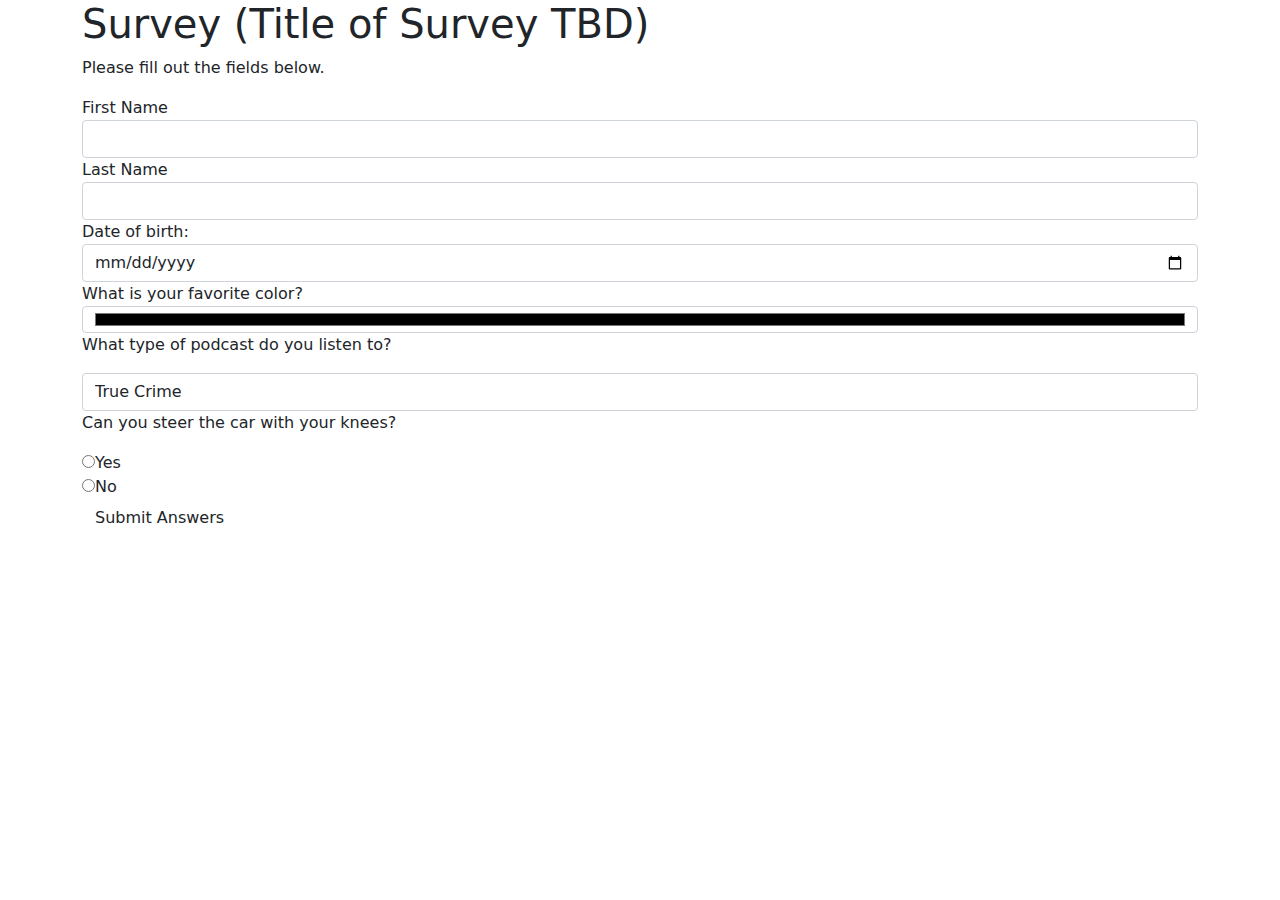
<file: survey-main/index.html>
<!DOCTYPE html>
<html lang="en-US">
<head>
  <link href="css/bootstrap.css" rel="stylesheet" type="text/css">
  <link href="css/styles.css" rel="stylesheet" type="text/css">
  <script src="js/jquery-3.5.1.js"></script>
  <script src="js/scripts.js"></script>
  <title>Survey Practice</title>
</head>
<body>
  <div class="container">
    <div class="before">
      <h1>Survey (Title of Survey TBD)</h1>
      <p>Please fill out the fields below.</p>

      <div>
        <form id="formOne">
          <div class="form-group">
            <label for="first-name">First Name</label>
            <input id="first-name" class="form-control" type="text">
          </div>

          <div class="form-group">
            <label for="last-name">Last Name</label>
            <input id="last-name" class="form-control" type="text">
          </div>

          <div class="form-group">
            <label for="born">Date of birth:</label>
            <input id="born" class="form-control" type="date">
          </div>

          <div class="form-group">
            <label for="color">What is your favorite color?</label>
            <input id="color" class="form-control" type="color">
          </div>

          <p>What type of podcast do you listen to?</p>
          <select class="form-control" id="podcast">
            <option value="true-crime">True Crime</option>
            <option value="news">News</option>
            <option value="faith">Faith & Spirituality</option>
            <option value="music">Music</option>
            <option value="life-hack">Life Hacking</option>
          </select>

          <p>Can you steer the car with your knees?</p>
          <div class="radio">
            <label>
              <input type="radio" name="answer" value="yes">Yes</label>
          </div>
          <div class="radio">
            <label>
              <input type="radio" name="answer" value="no">No</label>
          </div>

          <button type="submit" class="btn">Submit Answers</button>
        </form>
      </div>
    </div>

      <div class="thank-you">Thank you for your input.</div>













  </div>
</body>
</html>
</file>
<file: survey-main/css/styles.css>
.thank-you{
	display: none;
}
</file>
<file: css/software.css>
/* Generated on: Tue Jul 26 2022 09:47:39 GMT+0000 (Coordinated Universal Time) */
/* ==========================================================================
   normalize.css v3.0.3 | MIT License | github.com/necolas/normalize.css 
   ========================================================================== */
/*! normalize.css v3.0.3 | MIT License | github.com/necolas/normalize.css */html{font-family:sans-serif;-ms-text-size-adjust:100%;-webkit-text-size-adjust:100%}body{margin:0}article,aside,details,figcaption,figure,footer,header,hgroup,main,menu,nav,section,summary{display:block}audio,canvas,progress,video{display:inline-block;vertical-align:baseline}audio:not([controls]){display:none;height:0}[hidden],template{display:none}a{background-color:transparent}a:active,a:hover{outline:0}abbr[title]{border-bottom:1px dotted}b,strong{font-weight:bold}dfn{font-style:italic}h1{font-size:2em;margin:.67em 0}mark{background:#ff0;color:#000}small{font-size:80%}sub,sup{font-size:75%;line-height:0;position:relative;vertical-align:baseline}sup{top:-0.5em}sub{bottom:-0.25em}img{border:0}svg:not(:root){overflow:hidden}figure{margin:1em 40px}hr{box-sizing:content-box;height:0}pre{overflow:auto}code,kbd,pre,samp{font-family:monospace, monospace;font-size:1em}button,input,optgroup,select,textarea{color:inherit;font:inherit;margin:0}button{overflow:visible}button,select{text-transform:none}button,html input[type="button"],input[type="reset"]{-webkit-appearance:button;cursor:pointer}button[disabled],html input[disabled]{cursor:default}button::-moz-focus-inner,input::-moz-focus-inner{border:0;padding:0}input{line-height:normal}input[type='checkbox'],input[type='radio']{box-sizing:border-box;padding:0}input[type='number']::-webkit-inner-spin-button,input[type='number']::-webkit-outer-spin-button{height:auto}input[type='search']{-webkit-appearance:none}input[type='search']::-webkit-search-cancel-button,input[type='search']::-webkit-search-decoration{-webkit-appearance:none}fieldset{border:1px solid #c0c0c0;margin:0 2px;padding:.35em .625em .75em}legend{border:0;padding:0}textarea{overflow:auto}optgroup{font-weight:bold}table{border-collapse:collapse;border-spacing:0}td,th{padding:0}

/* ==========================================================================
   Start of base Webflow CSS - If you're looking for some ultra-clean CSS, skip the boilerplate and see the unminified code below.
   ========================================================================== */
@font-face{font-family:'webflow-icons';src:url("[data-uri]") format('truetype');font-weight:normal;font-style:normal}[class^="w-icon-"],[class*=" w-icon-"]{font-family:'webflow-icons' !important;speak:none;font-style:normal;font-weight:normal;font-variant:normal;text-transform:none;line-height:1;-webkit-font-smoothing:antialiased;-moz-osx-font-smoothing:grayscale}.w-icon-slider-right:before{content:"\e600"}.w-icon-slider-left:before{content:"\e601"}.w-icon-nav-menu:before{content:"\e602"}.w-icon-arrow-down:before,.w-icon-dropdown-toggle:before{content:"\e603"}.w-icon-file-upload-remove:before{content:"\e900"}.w-icon-file-upload-icon:before{content:"\e903"}*{-webkit-box-sizing:border-box;-moz-box-sizing:border-box;box-sizing:border-box}html{height:100%}body{margin:0;min-height:100%;background-color:#fff;font-family:Arial,sans-serif;font-size:14px;line-height:20px;color:#333}img{max-width:100%;vertical-align:middle;display:inline-block}html.w-mod-touch *{background-attachment:scroll !important}.w-block{display:block}.w-inline-block{max-width:100%;display:inline-block}.w-clearfix:before,.w-clearfix:after{content:" ";display:table;grid-column-start:1;grid-row-start:1;grid-column-end:2;grid-row-end:2}.w-clearfix:after{clear:both}.w-hidden{display:none}.w-button{display:inline-block;padding:9px 15px;background-color:#3898EC;color:white;border:0;line-height:inherit;text-decoration:none;cursor:pointer;border-radius:0}input.w-button{-webkit-appearance:button}html[data-w-dynpage] [data-w-cloak]{color:transparent !important}.w-webflow-badge,.w-webflow-badge *{position:static;left:auto;top:auto;right:auto;bottom:auto;z-index:auto;display:block;visibility:visible;overflow:visible;overflow-x:visible;overflow-y:visible;box-sizing:border-box;width:auto;height:auto;max-height:none;max-width:none;min-height:0;min-width:0;margin:0;padding:0;float:none;clear:none;border:0 none transparent;border-radius:0;background:none;background-image:none;background-position:0% 0%;background-size:auto auto;background-repeat:repeat;background-origin:padding-box;background-clip:border-box;background-attachment:scroll;background-color:transparent;box-shadow:none;opacity:1;transform:none;transition:none;direction:ltr;font-family:inherit;font-weight:inherit;color:inherit;font-size:inherit;line-height:inherit;font-style:inherit;font-variant:inherit;text-align:inherit;letter-spacing:inherit;text-decoration:inherit;text-indent:0;text-transform:inherit;list-style-type:disc;text-shadow:none;font-smoothing:auto;vertical-align:baseline;cursor:inherit;white-space:inherit;word-break:normal;word-spacing:normal;word-wrap:normal}.w-webflow-badge{position:fixed !important;display:inline-block !important;visibility:visible !important;z-index:2147483647 !important;top:auto !important;right:12px !important;bottom:12px !important;left:auto !important;color:#AAADB0 !important;background-color:#fff !important;border-radius:3px !important;padding:6px 8px 6px 6px !important;font-size:12px !important;opacity:1 !important;line-height:14px !important;text-decoration:none !important;transform:none !important;margin:0 !important;width:auto !important;height:auto !important;overflow:visible !important;white-space:nowrap;box-shadow:0 0 0 1px rgba(0,0,0,0.1),0 1px 3px rgba(0,0,0,0.1);cursor:pointer}.w-webflow-badge>img{display:inline-block !important;visibility:visible !important;opacity:1 !important;vertical-align:middle !important}h1,h2,h3,h4,h5,h6{font-weight:bold;margin-bottom:10px}h1{font-size:38px;line-height:44px;margin-top:20px}h2{font-size:32px;line-height:36px;margin-top:20px}h3{font-size:24px;line-height:30px;margin-top:20px}h4{font-size:18px;line-height:24px;margin-top:10px}h5{font-size:14px;line-height:20px;margin-top:10px}h6{font-size:12px;line-height:18px;margin-top:10px}p{margin-top:0;margin-bottom:10px}blockquote{margin:0 0 10px 0;padding:10px 20px;border-left:5px solid #E2E2E2;font-size:18px;line-height:22px}figure{margin:0;margin-bottom:10px}figcaption{margin-top:5px;text-align:center}ul,ol{margin-top:0px;margin-bottom:10px;padding-left:40px}.w-list-unstyled{padding-left:0;list-style:none}.w-embed:before,.w-embed:after{content:" ";display:table;grid-column-start:1;grid-row-start:1;grid-column-end:2;grid-row-end:2}.w-embed:after{clear:both}.w-video{width:100%;position:relative;padding:0}.w-video iframe,.w-video object,.w-video embed{position:absolute;top:0;left:0;width:100%;height:100%;border:none}fieldset{padding:0;margin:0;border:0}button,[type='button'],[type='reset']{border:0;cursor:pointer;-webkit-appearance:button}.w-form{margin:0 0 15px}.w-form-done{display:none;padding:20px;text-align:center;background-color:#dddddd}.w-form-fail{display:none;margin-top:10px;padding:10px;background-color:#ffdede}label{display:block;margin-bottom:5px;font-weight:bold}.w-input,.w-select{display:block;width:100%;height:38px;padding:8px 12px;margin-bottom:10px;font-size:14px;line-height:1.42857143;color:#333333;vertical-align:middle;background-color:#ffffff;border:1px solid #cccccc}.w-input:-moz-placeholder,.w-select:-moz-placeholder{color:#999}.w-input::-moz-placeholder,.w-select::-moz-placeholder{color:#999;opacity:1}.w-input:-ms-input-placeholder,.w-select:-ms-input-placeholder{color:#999}.w-input::-webkit-input-placeholder,.w-select::-webkit-input-placeholder{color:#999}.w-input:focus,.w-select:focus{border-color:#3898EC;outline:0}.w-input[disabled],.w-select[disabled],.w-input[readonly],.w-select[readonly],fieldset[disabled] .w-input,fieldset[disabled] .w-select{cursor:not-allowed}.w-input[disabled]:not(.w-input-disabled),.w-select[disabled]:not(.w-input-disabled),.w-input[readonly],.w-select[readonly],fieldset[disabled]:not(.w-input-disabled) .w-input,fieldset[disabled]:not(.w-input-disabled) .w-select{background-color:#eeeeee}textarea.w-input,textarea.w-select{height:auto}.w-select{background-color:#f3f3f3}.w-select[multiple]{height:auto}.w-form-label{display:inline-block;cursor:pointer;font-weight:normal;margin-bottom:0px}.w-radio{display:block;margin-bottom:5px;padding-left:20px}.w-radio:before,.w-radio:after{content:" ";display:table;grid-column-start:1;grid-row-start:1;grid-column-end:2;grid-row-end:2}.w-radio:after{clear:both}.w-radio-input{margin:4px 0 0;margin-top:1px \9;line-height:normal;float:left;margin-left:-20px}.w-radio-input{margin-top:3px}.w-file-upload{display:block;margin-bottom:10px}.w-file-upload-input{width:.1px;height:.1px;opacity:0;overflow:hidden;position:absolute;z-index:-100}.w-file-upload-default,.w-file-upload-uploading,.w-file-upload-success{display:inline-block;color:#333333}.w-file-upload-error{display:block;margin-top:10px}.w-file-upload-default.w-hidden,.w-file-upload-uploading.w-hidden,.w-file-upload-error.w-hidden,.w-file-upload-success.w-hidden{display:none}.w-file-upload-uploading-btn{display:flex;font-size:14px;font-weight:normal;cursor:pointer;margin:0;padding:8px 12px;border:1px solid #cccccc;background-color:#fafafa}.w-file-upload-file{display:flex;flex-grow:1;justify-content:space-between;margin:0;padding:8px 9px 8px 11px;border:1px solid #cccccc;background-color:#fafafa}.w-file-upload-file-name{font-size:14px;font-weight:normal;display:block}.w-file-remove-link{margin-top:3px;margin-left:10px;width:auto;height:auto;padding:3px;display:block;cursor:pointer}.w-icon-file-upload-remove{margin:auto;font-size:10px}.w-file-upload-error-msg{display:inline-block;color:#ea384c;padding:2px 0}.w-file-upload-info{display:inline-block;line-height:38px;padding:0 12px}.w-file-upload-label{display:inline-block;font-size:14px;font-weight:normal;cursor:pointer;margin:0;padding:8px 12px;border:1px solid #cccccc;background-color:#fafafa}.w-icon-file-upload-icon,.w-icon-file-upload-uploading{display:inline-block;margin-right:8px;width:20px}.w-icon-file-upload-uploading{height:20px}.w-container{margin-left:auto;margin-right:auto;max-width:940px}.w-container:before,.w-container:after{content:" ";display:table;grid-column-start:1;grid-row-start:1;grid-column-end:2;grid-row-end:2}.w-container:after{clear:both}.w-container .w-row{margin-left:-10px;margin-right:-10px}.w-row:before,.w-row:after{content:" ";display:table;grid-column-start:1;grid-row-start:1;grid-column-end:2;grid-row-end:2}.w-row:after{clear:both}.w-row .w-row{margin-left:0;margin-right:0}.w-col{position:relative;float:left;width:100%;min-height:1px;padding-left:10px;padding-right:10px}.w-col .w-col{padding-left:0;padding-right:0}.w-col-1{width:8.33333333%}.w-col-2{width:16.66666667%}.w-col-3{width:25%}.w-col-4{width:33.33333333%}.w-col-5{width:41.66666667%}.w-col-6{width:50%}.w-col-7{width:58.33333333%}.w-col-8{width:66.66666667%}.w-col-9{width:75%}.w-col-10{width:83.33333333%}.w-col-11{width:91.66666667%}.w-col-12{width:100%}.w-hidden-main{display:none !important}@media screen and (max-width:991px){.w-container{max-width:728px}.w-hidden-main{display:inherit !important}.w-hidden-medium{display:none !important}.w-col-medium-1{width:8.33333333%}.w-col-medium-2{width:16.66666667%}.w-col-medium-3{width:25%}.w-col-medium-4{width:33.33333333%}.w-col-medium-5{width:41.66666667%}.w-col-medium-6{width:50%}.w-col-medium-7{width:58.33333333%}.w-col-medium-8{width:66.66666667%}.w-col-medium-9{width:75%}.w-col-medium-10{width:83.33333333%}.w-col-medium-11{width:91.66666667%}.w-col-medium-12{width:100%}.w-col-stack{width:100%;left:auto;right:auto}}@media screen and (max-width:767px){.w-hidden-main{display:inherit !important}.w-hidden-medium{display:inherit !important}.w-hidden-small{display:none !important}.w-row,.w-container .w-row{margin-left:0;margin-right:0}.w-col{width:100%;left:auto;right:auto}.w-col-small-1{width:8.33333333%}.w-col-small-2{width:16.66666667%}.w-col-small-3{width:25%}.w-col-small-4{width:33.33333333%}.w-col-small-5{width:41.66666667%}.w-col-small-6{width:50%}.w-col-small-7{width:58.33333333%}.w-col-small-8{width:66.66666667%}.w-col-small-9{width:75%}.w-col-small-10{width:83.33333333%}.w-col-small-11{width:91.66666667%}.w-col-small-12{width:100%}}@media screen and (max-width:479px){.w-container{max-width:none}.w-hidden-main{display:inherit !important}.w-hidden-medium{display:inherit !important}.w-hidden-small{display:inherit !important}.w-hidden-tiny{display:none !important}.w-col{width:100%}.w-col-tiny-1{width:8.33333333%}.w-col-tiny-2{width:16.66666667%}.w-col-tiny-3{width:25%}.w-col-tiny-4{width:33.33333333%}.w-col-tiny-5{width:41.66666667%}.w-col-tiny-6{width:50%}.w-col-tiny-7{width:58.33333333%}.w-col-tiny-8{width:66.66666667%}.w-col-tiny-9{width:75%}.w-col-tiny-10{width:83.33333333%}.w-col-tiny-11{width:91.66666667%}.w-col-tiny-12{width:100%}}.w-widget{position:relative}.w-widget-map{width:100%;height:400px}.w-widget-map label{width:auto;display:inline}.w-widget-map img{max-width:inherit}.w-widget-map .gm-style-iw{text-align:center}.w-widget-map .gm-style-iw>button{display:none !important}.w-widget-twitter{overflow:hidden}.w-widget-twitter-count-shim{display:inline-block;vertical-align:top;position:relative;width:28px;height:20px;text-align:center;background:white;border:#758696 solid 1px;border-radius:3px}.w-widget-twitter-count-shim *{pointer-events:none;-webkit-user-select:none;-moz-user-select:none;-ms-user-select:none;user-select:none}.w-widget-twitter-count-shim .w-widget-twitter-count-inner{position:relative;font-size:15px;line-height:12px;text-align:center;color:#999;font-family:serif}.w-widget-twitter-count-shim .w-widget-twitter-count-clear{position:relative;display:block}.w-widget-twitter-count-shim.w--large{width:36px;height:28px}.w-widget-twitter-count-shim.w--large .w-widget-twitter-count-inner{font-size:18px;line-height:18px}.w-widget-twitter-count-shim:not(.w--vertical){margin-left:5px;margin-right:8px}.w-widget-twitter-count-shim:not(.w--vertical).w--large{margin-left:6px}.w-widget-twitter-count-shim:not(.w--vertical):before,.w-widget-twitter-count-shim:not(.w--vertical):after{top:50%;left:0;border:solid transparent;content:' ';height:0;width:0;position:absolute;pointer-events:none}.w-widget-twitter-count-shim:not(.w--vertical):before{border-color:rgba(117,134,150,0);border-right-color:#5d6c7b;border-width:4px;margin-left:-9px;margin-top:-4px}.w-widget-twitter-count-shim:not(.w--vertical).w--large:before{border-width:5px;margin-left:-10px;margin-top:-5px}.w-widget-twitter-count-shim:not(.w--vertical):after{border-color:rgba(255,255,255,0);border-right-color:white;border-width:4px;margin-left:-8px;margin-top:-4px}.w-widget-twitter-count-shim:not(.w--vertical).w--large:after{border-width:5px;margin-left:-9px;margin-top:-5px}.w-widget-twitter-count-shim.w--vertical{width:61px;height:33px;margin-bottom:8px}.w-widget-twitter-count-shim.w--vertical:before,.w-widget-twitter-count-shim.w--vertical:after{top:100%;left:50%;border:solid transparent;content:' ';height:0;width:0;position:absolute;pointer-events:none}.w-widget-twitter-count-shim.w--vertical:before{border-color:rgba(117,134,150,0);border-top-color:#5d6c7b;border-width:5px;margin-left:-5px}.w-widget-twitter-count-shim.w--vertical:after{border-color:rgba(255,255,255,0);border-top-color:white;border-width:4px;margin-left:-4px}.w-widget-twitter-count-shim.w--vertical .w-widget-twitter-count-inner{font-size:18px;line-height:22px}.w-widget-twitter-count-shim.w--vertical.w--large{width:76px}.w-background-video{position:relative;overflow:hidden;height:500px;color:white}.w-background-video>video{background-size:cover;background-position:50% 50%;position:absolute;margin:auto;width:100%;height:100%;right:-100%;bottom:-100%;top:-100%;left:-100%;object-fit:cover;z-index:-100}.w-background-video>video::-webkit-media-controls-start-playback-button{display:none !important;-webkit-appearance:none}.w-background-video--control{position:absolute;bottom:1em;right:1em;background-color:transparent;padding:0}.w-background-video--control>[hidden]{display:none !important}.w-slider{position:relative;height:300px;text-align:center;background:#dddddd;clear:both;-webkit-tap-highlight-color:rgba(0,0,0,0);tap-highlight-color:rgba(0,0,0,0)}.w-slider-mask{position:relative;display:block;overflow:hidden;z-index:1;left:0;right:0;height:100%;white-space:nowrap}.w-slide{position:relative;display:inline-block;vertical-align:top;width:100%;height:100%;white-space:normal;text-align:left}.w-slider-nav{position:absolute;z-index:2;top:auto;right:0;bottom:0;left:0;margin:auto;padding-top:10px;height:40px;text-align:center;-webkit-tap-highlight-color:rgba(0,0,0,0);tap-highlight-color:rgba(0,0,0,0)}.w-slider-nav.w-round>div{border-radius:100%}.w-slider-nav.w-num>div{width:auto;height:auto;padding:.2em .5em;font-size:inherit;line-height:inherit}.w-slider-nav.w-shadow>div{box-shadow:0 0 3px rgba(51,51,51,0.4)}.w-slider-nav-invert{color:#fff}.w-slider-nav-invert>div{background-color:rgba(34,34,34,0.4)}.w-slider-nav-invert>div.w-active{background-color:#222}.w-slider-dot{position:relative;display:inline-block;width:1em;height:1em;background-color:rgba(255,255,255,0.4);cursor:pointer;margin:0 3px .5em;transition:background-color 100ms,color 100ms}.w-slider-dot.w-active{background-color:#fff}.w-slider-dot:focus{outline:none;box-shadow:0 0 0 2px #fff}.w-slider-dot:focus.w-active{box-shadow:none}.w-slider-arrow-left,.w-slider-arrow-right{position:absolute;width:80px;top:0;right:0;bottom:0;left:0;margin:auto;cursor:pointer;overflow:hidden;color:white;font-size:40px;-webkit-tap-highlight-color:rgba(0,0,0,0);tap-highlight-color:rgba(0,0,0,0);-webkit-user-select:none;-moz-user-select:none;-ms-user-select:none;user-select:none}.w-slider-arrow-left [class^='w-icon-'],.w-slider-arrow-right [class^='w-icon-'],.w-slider-arrow-left [class*=' w-icon-'],.w-slider-arrow-right [class*=' w-icon-']{position:absolute}.w-slider-arrow-left:focus,.w-slider-arrow-right:focus{outline:0}.w-slider-arrow-left{z-index:3;right:auto}.w-slider-arrow-right{z-index:4;left:auto}.w-icon-slider-left,.w-icon-slider-right{top:0;right:0;bottom:0;left:0;margin:auto;width:1em;height:1em}.w-slider-aria-label{border:0;clip:rect(0 0 0 0);height:1px;margin:-1px;overflow:hidden;padding:0;position:absolute;width:1px}.w-slider-force-show{display:block !important}.w-dropdown{display:inline-block;position:relative;text-align:left;margin-left:auto;margin-right:auto;z-index:900}.w-dropdown-btn,.w-dropdown-toggle,.w-dropdown-link{position:relative;vertical-align:top;text-decoration:none;color:#222222;padding:20px;text-align:left;margin-left:auto;margin-right:auto;white-space:nowrap}.w-dropdown-toggle{-webkit-user-select:none;-moz-user-select:none;-ms-user-select:none;user-select:none;display:inline-block;cursor:pointer;padding-right:40px}.w-dropdown-toggle:focus{outline:0}.w-icon-dropdown-toggle{position:absolute;top:0;right:0;bottom:0;margin:auto;margin-right:20px;width:1em;height:1em}.w-dropdown-list{position:absolute;background:#dddddd;display:none;min-width:100%}.w-dropdown-list.w--open{display:block}.w-dropdown-link{padding:10px 20px;display:block;color:#222222}.w-dropdown-link.w--current{color:#0082f3}.w-dropdown-link:focus{outline:0}@media screen and (max-width:767px){.w-nav-brand{padding-left:10px}}.w-lightbox-backdrop{color:#000;cursor:auto;font-family:serif;font-size:medium;font-style:normal;font-variant:normal;font-weight:normal;letter-spacing:normal;line-height:normal;list-style:disc;text-align:start;text-indent:0;text-shadow:none;text-transform:none;visibility:visible;white-space:normal;word-break:normal;word-spacing:normal;word-wrap:normal;position:fixed;top:0;right:0;bottom:0;left:0;color:#fff;font-family:"Helvetica Neue",Helvetica,Ubuntu,"Segoe UI",Verdana,sans-serif;font-size:17px;line-height:1.2;font-weight:300;text-align:center;background:rgba(0,0,0,0.9);z-index:2000;outline:0;opacity:0;-webkit-user-select:none;-moz-user-select:none;-ms-user-select:none;-webkit-tap-highlight-color:transparent;-webkit-transform:translate(0, 0)}.w-lightbox-backdrop,.w-lightbox-container{height:100%;overflow:auto;-webkit-overflow-scrolling:touch}.w-lightbox-content{position:relative;height:100vh;overflow:hidden}.w-lightbox-view{position:absolute;width:100vw;height:100vh;opacity:0}.w-lightbox-view:before{content:"";height:100vh}.w-lightbox-group,.w-lightbox-group .w-lightbox-view,.w-lightbox-group .w-lightbox-view:before{height:86vh}.w-lightbox-frame,.w-lightbox-view:before{display:inline-block;vertical-align:middle}.w-lightbox-figure{position:relative;margin:0}.w-lightbox-group .w-lightbox-figure{cursor:pointer}.w-lightbox-img{width:auto;height:auto;max-width:none}.w-lightbox-image{display:block;float:none;max-width:100vw;max-height:100vh}.w-lightbox-group .w-lightbox-image{max-height:86vh}.w-lightbox-caption{position:absolute;right:0;bottom:0;left:0;padding:.5em 1em;background:rgba(0,0,0,0.4);text-align:left;text-overflow:ellipsis;white-space:nowrap;overflow:hidden}.w-lightbox-embed{position:absolute;top:0;right:0;bottom:0;left:0;width:100%;height:100%}.w-lightbox-control{position:absolute;top:0;width:4em;background-size:24px;background-repeat:no-repeat;background-position:center;cursor:pointer;-webkit-transition:all .3s;transition:all .3s}.w-lightbox-left{display:none;bottom:0;left:0;background-image:url("[data-uri]")}.w-lightbox-right{display:none;right:0;bottom:0;background-image:url("[data-uri]")}.w-lightbox-close{right:0;height:2.6em;background-image:url("[data-uri]");background-size:18px}.w-lightbox-strip{position:absolute;bottom:0;left:0;right:0;padding:0 1vh;line-height:0;white-space:nowrap;overflow-x:auto;overflow-y:hidden}.w-lightbox-item{display:inline-block;width:10vh;padding:2vh 1vh;box-sizing:content-box;cursor:pointer;-webkit-transform:translate3d(0, 0, 0)}.w-lightbox-active{opacity:.3}.w-lightbox-thumbnail{position:relative;height:10vh;background:#222;overflow:hidden}.w-lightbox-thumbnail-image{position:absolute;top:0;left:0}.w-lightbox-thumbnail .w-lightbox-tall{top:50%;width:100%;-webkit-transform:translate(0, -50%);-ms-transform:translate(0, -50%);transform:translate(0, -50%)}.w-lightbox-thumbnail .w-lightbox-wide{left:50%;height:100%;-webkit-transform:translate(-50%, 0);-ms-transform:translate(-50%, 0);transform:translate(-50%, 0)}.w-lightbox-spinner{position:absolute;top:50%;left:50%;box-sizing:border-box;width:40px;height:40px;margin-top:-20px;margin-left:-20px;border:5px solid rgba(0,0,0,0.4);border-radius:50%;-webkit-animation:spin .8s infinite linear;animation:spin .8s infinite linear}.w-lightbox-spinner:after{content:"";position:absolute;top:-4px;right:-4px;bottom:-4px;left:-4px;border:3px solid transparent;border-bottom-color:#fff;border-radius:50%}.w-lightbox-hide{display:none}.w-lightbox-noscroll{overflow:hidden}@media (min-width:768px){.w-lightbox-content{height:96vh;margin-top:2vh}.w-lightbox-view,.w-lightbox-view:before{height:96vh}.w-lightbox-group,.w-lightbox-group .w-lightbox-view,.w-lightbox-group .w-lightbox-view:before{height:84vh}.w-lightbox-image{max-width:96vw;max-height:96vh}.w-lightbox-group .w-lightbox-image{max-width:82.3vw;max-height:84vh}.w-lightbox-left,.w-lightbox-right{display:block;opacity:.5}.w-lightbox-close{opacity:.8}.w-lightbox-control:hover{opacity:1}}.w-lightbox-inactive,.w-lightbox-inactive:hover{opacity:0}.w-richtext:before,.w-richtext:after{content:" ";display:table;grid-column-start:1;grid-row-start:1;grid-column-end:2;grid-row-end:2}.w-richtext:after{clear:both}.w-richtext[contenteditable="true"]:before,.w-richtext[contenteditable="true"]:after{white-space:initial}.w-richtext ol,.w-richtext ul{overflow:hidden}.w-richtext .w-richtext-figure-selected.w-richtext-figure-type-video div:after,.w-richtext .w-richtext-figure-selected[data-rt-type="video"] div:after{outline:2px solid #2895f7}.w-richtext .w-richtext-figure-selected.w-richtext-figure-type-image div,.w-richtext .w-richtext-figure-selected[data-rt-type="image"] div{outline:2px solid #2895f7}.w-richtext figure.w-richtext-figure-type-video>div:after,.w-richtext figure[data-rt-type="video"]>div:after{content:'';position:absolute;display:none;left:0;top:0;right:0;bottom:0}.w-richtext figure{position:relative;max-width:60%}.w-richtext figure>div:before{cursor:default!important}.w-richtext figure img{width:100%}.w-richtext figure figcaption.w-richtext-figcaption-placeholder{opacity:.6}.w-richtext figure div{font-size:0px;color:transparent}.w-richtext figure.w-richtext-figure-type-image,.w-richtext figure[data-rt-type="image"]{display:table}.w-richtext figure.w-richtext-figure-type-image>div,.w-richtext figure[data-rt-type="image"]>div{display:inline-block}.w-richtext figure.w-richtext-figure-type-image>figcaption,.w-richtext figure[data-rt-type="image"]>figcaption{display:table-caption;caption-side:bottom}.w-richtext figure.w-richtext-figure-type-video,.w-richtext figure[data-rt-type="video"]{width:60%;height:0}.w-richtext figure.w-richtext-figure-type-video iframe,.w-richtext figure[data-rt-type="video"] iframe{position:absolute;top:0;left:0;width:100%;height:100%}.w-richtext figure.w-richtext-figure-type-video>div,.w-richtext figure[data-rt-type="video"]>div{width:100%}.w-richtext figure.w-richtext-align-center{margin-right:auto;margin-left:auto;clear:both}.w-richtext figure.w-richtext-align-center.w-richtext-figure-type-image>div,.w-richtext figure.w-richtext-align-center[data-rt-type="image"]>div{max-width:100%}.w-richtext figure.w-richtext-align-normal{clear:both}.w-richtext figure.w-richtext-align-fullwidth{width:100%;max-width:100%;text-align:center;clear:both;display:block;margin-right:auto;margin-left:auto}.w-richtext figure.w-richtext-align-fullwidth>div{display:inline-block;padding-bottom:inherit}.w-richtext figure.w-richtext-align-fullwidth>figcaption{display:block}.w-richtext figure.w-richtext-align-floatleft{float:left;margin-right:15px;clear:none}.w-richtext figure.w-richtext-align-floatright{float:right;margin-left:15px;clear:none}.w-nav{position:relative;background:#dddddd;z-index:1000}.w-nav:before,.w-nav:after{content:" ";display:table;grid-column-start:1;grid-row-start:1;grid-column-end:2;grid-row-end:2}.w-nav:after{clear:both}.w-nav-brand{position:relative;float:left;text-decoration:none;color:#333333}.w-nav-link{position:relative;display:inline-block;vertical-align:top;text-decoration:none;color:#222222;padding:20px;text-align:left;margin-left:auto;margin-right:auto}.w-nav-link.w--current{color:#0082f3}.w-nav-menu{position:relative;float:right}[data-nav-menu-open]{display:block !important;position:absolute;top:100%;left:0;right:0;background:#C8C8C8;text-align:center;overflow:visible;min-width:200px}.w--nav-link-open{display:block;position:relative}.w-nav-overlay{position:absolute;overflow:hidden;display:none;top:100%;left:0;right:0;width:100%}.w-nav-overlay [data-nav-menu-open]{top:0}.w-nav[data-animation="over-left"] .w-nav-overlay{width:auto}.w-nav[data-animation="over-left"] .w-nav-overlay,.w-nav[data-animation="over-left"] [data-nav-menu-open]{right:auto;z-index:1;top:0}.w-nav[data-animation="over-right"] .w-nav-overlay{width:auto}.w-nav[data-animation="over-right"] .w-nav-overlay,.w-nav[data-animation="over-right"] [data-nav-menu-open]{left:auto;z-index:1;top:0}.w-nav-button{position:relative;float:right;padding:18px;font-size:24px;display:none;cursor:pointer;-webkit-tap-highlight-color:rgba(0,0,0,0);tap-highlight-color:rgba(0,0,0,0);-webkit-user-select:none;-moz-user-select:none;-ms-user-select:none;user-select:none}.w-nav-button:focus{outline:0}.w-nav-button.w--open{background-color:#C8C8C8;color:white}.w-nav[data-collapse="all"] .w-nav-menu{display:none}.w-nav[data-collapse="all"] .w-nav-button{display:block}.w--nav-dropdown-open{display:block}.w--nav-dropdown-toggle-open{display:block}.w--nav-dropdown-list-open{position:static}@media screen and (max-width:991px){.w-nav[data-collapse="medium"] .w-nav-menu{display:none}.w-nav[data-collapse="medium"] .w-nav-button{display:block}}@media screen and (max-width:767px){.w-nav[data-collapse="small"] .w-nav-menu{display:none}.w-nav[data-collapse="small"] .w-nav-button{display:block}.w-nav-brand{padding-left:10px}}@media screen and (max-width:479px){.w-nav[data-collapse="tiny"] .w-nav-menu{display:none}.w-nav[data-collapse="tiny"] .w-nav-button{display:block}}.w-tabs{position:relative}.w-tabs:before,.w-tabs:after{content:" ";display:table;grid-column-start:1;grid-row-start:1;grid-column-end:2;grid-row-end:2}.w-tabs:after{clear:both}.w-tab-menu{position:relative}.w-tab-link{position:relative;display:inline-block;vertical-align:top;text-decoration:none;padding:9px 30px;text-align:left;cursor:pointer;color:#222222;background-color:#dddddd}.w-tab-link.w--current{background-color:#C8C8C8}.w-tab-link:focus{outline:0}.w-tab-content{position:relative;display:block;overflow:hidden}.w-tab-pane{position:relative;display:none}.w--tab-active{display:block}@media screen and (max-width:479px){.w-tab-link{display:block}}.w-ix-emptyfix:after{content:""}@keyframes spin{0%{transform:rotate(0deg)}100%{transform:rotate(360deg)}}.w-dyn-empty{padding:10px;background-color:#dddddd}.w-dyn-hide{display:none !important}.w-dyn-bind-empty{display:none !important}.w-condition-invisible{display:none !important}.wf-layout-layout{display:grid !important}.wf-layout-cell{display:flex !important}

/* ==========================================================================
   Start of custom Webflow CSS
   ========================================================================== */
.w-pagination-wrapper {
  display: -webkit-box;
  display: -webkit-flex;
  display: -ms-flexbox;
  display: flex;
  -webkit-flex-wrap: wrap;
  -ms-flex-wrap: wrap;
  flex-wrap: wrap;
  -webkit-box-pack: center;
  -webkit-justify-content: center;
  -ms-flex-pack: center;
  justify-content: center;
}

.w-pagination-previous {
  display: block;
  color: #333;
  font-size: 14px;
  margin-left: 10px;
  margin-right: 10px;
  padding-top: 9px;
  padding-bottom: 9px;
  padding-right: 20px;
  padding-left: 20px;
  background-color: #fafafa;
  border-top-width: 1px;
  border-right-width: 1px;
  border-bottom-width: 1px;
  border-left-width: 1px;
  border-top-color: #ccc;
  border-right-color: #ccc;
  border-bottom-color: #ccc;
  border-left-color: #ccc;
  border-top-style: solid;
  border-right-style: solid;
  border-bottom-style: solid;
  border-left-style: solid;
  border-top-right-radius: 2px;
  border-bottom-right-radius: 2px;
  border-bottom-left-radius: 2px;
  border-top-left-radius: 2px;
}

.w-pagination-previous-icon {
  margin-right: 4px;
}

.w-pagination-next {
  display: block;
  color: #333;
  font-size: 14px;
  margin-left: 10px;
  margin-right: 10px;
  padding-top: 9px;
  padding-bottom: 9px;
  padding-right: 20px;
  padding-left: 20px;
  background-color: #fafafa;
  border-top-width: 1px;
  border-right-width: 1px;
  border-bottom-width: 1px;
  border-left-width: 1px;
  border-top-color: #ccc;
  border-right-color: #ccc;
  border-bottom-color: #ccc;
  border-left-color: #ccc;
  border-top-style: solid;
  border-right-style: solid;
  border-bottom-style: solid;
  border-left-style: solid;
  border-top-right-radius: 2px;
  border-bottom-right-radius: 2px;
  border-bottom-left-radius: 2px;
  border-top-left-radius: 2px;
}

.w-page-count {
  width: 100%;
  text-align: center;
  margin-top: 20px;
}

.w-layout-grid {
  display: -ms-grid;
  display: grid;
  grid-auto-columns: 1fr;
  -ms-grid-columns: 1fr 1fr;
  grid-template-columns: 1fr 1fr;
  -ms-grid-rows: auto auto;
  grid-template-rows: auto auto;
  grid-row-gap: 16px;
  grid-column-gap: 16px;
}

.w-form-formradioinput--inputType-custom {
  border-top-width: 1px;
  border-bottom-width: 1px;
  border-left-width: 1px;
  border-right-width: 1px;
  border-top-color: #ccc;
  border-bottom-color: #ccc;
  border-left-color: #ccc;
  border-right-color: #ccc;
  border-top-style: solid;
  border-bottom-style: solid;
  border-left-style: solid;
  border-right-style: solid;
  width: 12px;
  height: 12px;
  border-bottom-left-radius: 50%;
  border-bottom-right-radius: 50%;
  border-top-left-radius: 50%;
  border-top-right-radius: 50%;
}

.w-form-formradioinput--inputType-custom.w--redirected-focus {
  box-shadow: 0px 0px 3px 1px #3898ec;
}

.w-form-formradioinput--inputType-custom.w--redirected-checked {
  border-top-width: 4px;
  border-bottom-width: 4px;
  border-left-width: 4px;
  border-right-width: 4px;
  border-top-color: #3898ec;
  border-bottom-color: #3898ec;
  border-left-color: #3898ec;
  border-right-color: #3898ec;
}

.w-checkbox {
  display: block;
  margin-bottom: 5px;
  padding-left: 20px;
}

.w-checkbox::before {
  content: ' ';
  display: table;
  -ms-grid-column-span: 1;
  grid-column-end: 2;
  -ms-grid-column: 1;
  grid-column-start: 1;
  -ms-grid-row-span: 1;
  grid-row-end: 2;
  -ms-grid-row: 1;
  grid-row-start: 1;
}

.w-checkbox::after {
  content: ' ';
  display: table;
  -ms-grid-column-span: 1;
  grid-column-end: 2;
  -ms-grid-column: 1;
  grid-column-start: 1;
  -ms-grid-row-span: 1;
  grid-row-end: 2;
  -ms-grid-row: 1;
  grid-row-start: 1;
  clear: both;
}

.w-checkbox-input {
  float: left;
  margin-bottom: 0px;
  margin-left: -20px;
  margin-right: 0px;
  margin-top: 4px;
  line-height: normal;
}

.w-checkbox-input--inputType-custom {
  border-top-width: 1px;
  border-bottom-width: 1px;
  border-left-width: 1px;
  border-right-width: 1px;
  border-top-color: #ccc;
  border-bottom-color: #ccc;
  border-left-color: #ccc;
  border-right-color: #ccc;
  border-top-style: solid;
  border-bottom-style: solid;
  border-left-style: solid;
  border-right-style: solid;
  width: 12px;
  height: 12px;
  border-bottom-left-radius: 2px;
  border-bottom-right-radius: 2px;
  border-top-left-radius: 2px;
  border-top-right-radius: 2px;
}

.w-checkbox-input--inputType-custom.w--redirected-checked {
  background-color: #3898ec;
  border-top-color: #3898ec;
  border-bottom-color: #3898ec;
  border-left-color: #3898ec;
  border-right-color: #3898ec;
  background-image: url(../../static/custom-checkbox-checkmark.589d534424.svg);
  background-position: 50% 50%;
  background-size: cover;
  background-repeat: no-repeat;
}

.w-checkbox-input--inputType-custom.w--redirected-focus {
  box-shadow: 0px 0px 3px 1px #3898ec;
}

body {
  font-family: Poppins, sans-serif;
  color: #000;
  font-size: 1rem;
  line-height: 1.5;
}

h1 {
  margin-top: 0px;
  margin-bottom: 0.4em;
  font-family: Poppins, sans-serif;
  font-size: 4.6rem;
  line-height: 1.2;
  font-weight: 700;
  letter-spacing: -0.02em;
}

h2 {
  margin-top: 0px;
  margin-bottom: 0.4em;
  font-family: Poppins, sans-serif;
  font-size: 3rem;
  line-height: 1.2;
  font-weight: 700;
}

h3 {
  margin-top: 0px;
  margin-bottom: 0.8em;
  font-family: Poppins, sans-serif;
  font-size: 2rem;
  line-height: 1.3;
  font-weight: 700;
}

h4 {
  margin-top: 0px;
  margin-bottom: 0.8em;
  font-family: Poppins, sans-serif;
  font-size: 1.5rem;
  line-height: 1.3;
  font-weight: 700;
}

h5 {
  margin-top: 0px;
  margin-bottom: 1em;
  font-size: 1.2rem;
  font-weight: 700;
}

h6 {
  margin-top: 0px;
  margin-bottom: 1em;
  font-size: 1rem;
}

p {
  margin-bottom: 0.8em;
  letter-spacing: -0.01px;
}

a {
  text-decoration: underline;
}

ul {
  margin-top: 0px;
  margin-bottom: 10px;
  padding-left: 40px;
  list-style-type: none;
}

ol {
  margin-top: 0px;
  margin-bottom: 10px;
  padding-left: 40px;
}

li {
  margin-bottom: 1rem;
  padding-left: 2.5rem;
  background-image: url("https://assets.website-files.com/61d72a2cda50bc679e28766b/62b9cbf3d3f8be2f608cef1f_Union%20(2).svg");
  background-position: 0px 3px;
  background-size: 20px;
  background-repeat: no-repeat;
}

img {
  display: inline-block;
  max-width: 100%;
}

figure {
  margin-bottom: 10px;
}

figcaption {
  margin-top: 5px;
  text-align: center;
}

.paragraph-s {
  font-size: 0.9rem;
  line-height: 1.3;
}

.paragraph-l {
  font-size: 1.2rem;
}

.paragraph-xs {
  font-size: 0.8rem;
  line-height: 1.3;
}

.button {
  display: inline-block;
  padding: 15px 24px;
  border: 2px solid #000;
  background-color: #fff;
  box-shadow: -3px 3px 0 0 #000;
  -webkit-transition: box-shadow 100ms ease, -webkit-transform 100ms ease;
  transition: box-shadow 100ms ease, -webkit-transform 100ms ease;
  transition: transform 100ms ease, box-shadow 100ms ease;
  transition: transform 100ms ease, box-shadow 100ms ease, -webkit-transform 100ms ease;
  color: #000;
  line-height: 1.2;
  font-weight: 700;
  text-transform: uppercase;
}

.button:hover {
  box-shadow: -1px 1px 0 0 #000;
  -webkit-transform: translate(-2px, 2px);
  -ms-transform: translate(-2px, 2px);
  transform: translate(-2px, 2px);
}

.button.clients_button {
  padding-right: 20px;
  padding-left: 20px;
}

.button.cc-large {
  font-size: 1.4rem;
  text-transform: none;
}

.button.cc-left {
  margin-right: 20px;
}

.button.button-desktop-only {
  display: inline-block;
}

.button.pricing_btn {
  display: block;
  margin-top: 1.6em;
  text-align: center;
}

.nav-link {
  padding: 12px 24px;
  font-weight: 600;
  letter-spacing: -0.01em;
}

.nav-link:hover {
  text-decoration: underline;
}

.nav-link.w--current {
  color: #000;
}

.nav-link.cc-signin {
  display: block;
  overflow: visible;
  margin-right: 20px;
  -webkit-box-flex: 0;
  -webkit-flex: 0 auto;
  -ms-flex: 0 auto;
  flex: 0 auto;
  text-decoration: underline;
  white-space: nowrap;
}

.nav-link.cc-signin:hover {
  text-decoration: none;
}

.big-container {
  display: block;
  max-width: 1330px;
  margin-right: auto;
  margin-left: auto;
  padding-right: 40px;
  padding-left: 40px;
}

.menu-left-wrapper {
  display: -webkit-box;
  display: -webkit-flex;
  display: -ms-flexbox;
  display: flex;
  -webkit-box-align: center;
  -webkit-align-items: center;
  -ms-flex-align: center;
  align-items: center;
}

.nav-menu {
  display: -webkit-box;
  display: -webkit-flex;
  display: -ms-flexbox;
  display: flex;
  width: 100%;
  margin-left: 40px;
  -webkit-box-align: center;
  -webkit-align-items: center;
  -ms-flex-align: center;
  align-items: center;
}

.menu-wrapper {
  position: relative;
  z-index: 1;
  display: -webkit-box;
  display: -webkit-flex;
  display: -ms-flexbox;
  display: flex;
  width: 100%;
  -webkit-box-pack: justify;
  -webkit-justify-content: space-between;
  -ms-flex-pack: justify;
  justify-content: space-between;
  -webkit-box-align: center;
  -webkit-align-items: center;
  -ms-flex-align: center;
  align-items: center;
}

.menu-right-wrapper {
  display: -webkit-box;
  display: -webkit-flex;
  display: -ms-flexbox;
  display: flex;
  margin-left: auto;
  -webkit-box-align: center;
  -webkit-align-items: center;
  -ms-flex-align: center;
  align-items: center;
}

.nav-wrapper {
  position: fixed;
  left: 0%;
  top: 0%;
  right: 0%;
  bottom: auto;
  z-index: 10;
  display: -webkit-box;
  display: -webkit-flex;
  display: -ms-flexbox;
  display: flex;
  margin-right: auto;
  margin-left: auto;
  padding-top: 24px;
  padding-bottom: 24px;
  -webkit-box-pack: center;
  -webkit-justify-content: center;
  -ms-flex-pack: center;
  justify-content: center;
  background-color: transparent;
}

.square-corner {
  position: absolute;
  width: 11px;
  height: 11px;
  border: 1px solid #000;
  background-color: #fff;
}

.square-corner._1 {
  left: -6px;
  top: -6px;
  right: auto;
  bottom: auto;
}

.square-corner._2 {
  left: auto;
  top: -6px;
  right: -6px;
  bottom: auto;
}

.square-corner._3 {
  left: auto;
  top: auto;
  right: -6px;
  bottom: -6px;
}

.square-corner._4 {
  left: -6px;
  top: auto;
  right: auto;
  bottom: -6px;
}

.hero-styled-word {
  position: relative;
  display: inline-block;
  padding-right: 5px;
  padding-left: 5px;
  border: 2px solid #000;
}

.hero-styled-word.is-showcase {
  margin-left: 0.5rem;
}

.hero-content {
  position: relative;
  z-index: 1;
  max-width: 580px;
  margin-left: 4%;
}

.hero-content.cc-blog {
  width: 80%;
  max-width: 600px;
}

.hero-content.is-showcase {
  max-width: none;
  margin-bottom: 2.375rem;
  margin-left: 0px;
}

.hero-image {
  position: absolute;
  left: auto;
  top: auto;
  right: 0%;
  bottom: -30%;
  z-index: 0;
  display: block;
  width: 60%;
  max-width: 730px;
}

.margin-box._10-0-0-0 {
  margin-top: 10px;
}

.align-center {
  text-align: center;
}

.video_text-wrapper {
  max-width: 800px;
  margin-right: auto;
  margin-left: auto;
  color: #fff;
  text-align: center;
}

.home-tabs_menu {
  display: -webkit-box;
  display: -webkit-flex;
  display: -ms-flexbox;
  display: flex;
  max-width: 960px;
  margin-right: auto;
  margin-bottom: 40px;
  margin-left: auto;
  -webkit-box-pack: center;
  -webkit-justify-content: center;
  -ms-flex-pack: center;
  justify-content: center;
}

.home-tabs_button {
  display: -webkit-box;
  display: -webkit-flex;
  display: -ms-flexbox;
  display: flex;
  margin-right: 8px;
  margin-left: 8px;
  padding: 12px 24px 12px 16px;
  -webkit-box-align: center;
  -webkit-align-items: center;
  -ms-flex-align: center;
  align-items: center;
  border-radius: 94px;
  background-color: hsla(0, 0%, 100%, 0.15);
  color: #fff;
  font-size: 1.1rem;
  line-height: 1.2;
  font-weight: 600;
  text-align: center;
}

.home-tabs_button:hover {
  background-color: hsla(0, 0%, 100%, 0.3);
}

.home-tabs_button.w--current {
  background-color: #fff;
  color: #3c50f8;
}

.home-tabs_icon {
  width: 58px;
  margin-top: -20px;
  margin-right: 16px;
  margin-bottom: -20px;
}

.home-tabs_video {
  border-radius: 20px;
}

.usecase-number {
  display: -webkit-box;
  display: -webkit-flex;
  display: -ms-flexbox;
  display: flex;
  width: 60px;
  height: 60px;
  margin-bottom: 40px;
  padding-top: 2px;
  -webkit-box-pack: center;
  -webkit-justify-content: center;
  -ms-flex-pack: center;
  justify-content: center;
  -webkit-box-align: center;
  -webkit-align-items: center;
  -ms-flex-align: center;
  align-items: center;
  border: 2px solid #000;
  border-radius: 100px;
  font-size: 1.8rem;
  line-height: 1;
  font-weight: 700;
}

.usecase-number.white {
  border-color: #fff;
}

.usecase-grid {
  display: -ms-grid;
  display: grid;
  -webkit-box-orient: horizontal;
  -webkit-box-direction: normal;
  -webkit-flex-direction: row;
  -ms-flex-direction: row;
  flex-direction: row;
  -webkit-flex-wrap: wrap;
  -ms-flex-wrap: wrap;
  flex-wrap: wrap;
  grid-auto-columns: 1fr;
  grid-column-gap: 40px;
  grid-row-gap: 40px;
  -ms-grid-columns: 1fr 1fr;
  grid-template-columns: 1fr 1fr;
  -ms-grid-rows: auto;
  grid-template-rows: auto;
}

.target-blue {
  position: absolute;
  left: auto;
  top: -120px;
  right: -81px;
  bottom: auto;
  z-index: 0;
  width: 350px;
}

.grow-stats_card {
  max-width: 50%;
  padding: 40px 28px;
  -webkit-align-self: stretch;
  -ms-flex-item-align: stretch;
  -ms-grid-row-align: stretch;
  align-self: stretch;
  -webkit-box-flex: 50%;
  -webkit-flex: 50%;
  -ms-flex: 50%;
  flex: 50%;
  color: #000;
  text-align: center;
}

.grow_stats_text-big {
  font-family: Poppins, sans-serif;
  font-size: 100px;
  line-height: 80%;
  font-weight: 700;
}

.grow_stats_text-small {
  font-family: Poppins, sans-serif;
  font-weight: 400;
}

.casestudy-logos_wrapper {
  display: -webkit-box;
  display: -webkit-flex;
  display: -ms-flexbox;
  display: flex;
  -webkit-box-orient: horizontal;
  -webkit-box-direction: normal;
  -webkit-flex-direction: row;
  -ms-flex-direction: row;
  flex-direction: row;
  -webkit-box-pack: center;
  -webkit-justify-content: center;
  -ms-flex-pack: center;
  justify-content: center;
  -webkit-flex-wrap: wrap;
  -ms-flex-wrap: wrap;
  flex-wrap: wrap;
}

.casestudy-logos_card {
  display: -webkit-box;
  display: -webkit-flex;
  display: -ms-flexbox;
  display: flex;
  height: 100%;
  min-width: 200px;
  margin-right: 12px;
  margin-left: 12px;
  padding: 20px 32px;
  -webkit-box-pack: center;
  -webkit-justify-content: center;
  -ms-flex-pack: center;
  justify-content: center;
  -webkit-box-align: center;
  -webkit-align-items: center;
  -ms-flex-align: center;
  align-items: center;
  border: 2px solid transparent;
  border-radius: 8px;
  background-color: #fff;
  -webkit-transition: border-color 100ms ease;
  transition: border-color 100ms ease;
}

.casestudy-logos_card:hover {
  border-color: #000;
}

.trusted-client_wrapper {
  display: -webkit-box;
  display: -webkit-flex;
  display: -ms-flexbox;
  display: flex;
  margin-right: auto;
  margin-bottom: -16px;
  margin-left: auto;
  -webkit-box-orient: horizontal;
  -webkit-box-direction: normal;
  -webkit-flex-direction: row;
  -ms-flex-direction: row;
  flex-direction: row;
  -webkit-box-pack: center;
  -webkit-justify-content: center;
  -ms-flex-pack: center;
  justify-content: center;
  -webkit-flex-wrap: wrap;
  -ms-flex-wrap: wrap;
  flex-wrap: wrap;
  -webkit-box-align: center;
  -webkit-align-items: center;
  -ms-flex-align: center;
  align-items: center;
  border-radius: 100px;
}

.trusted-client_item {
  height: auto;
  margin-bottom: 16px;
  padding: 16px 28px;
  -webkit-box-orient: vertical;
  -webkit-box-direction: normal;
  -webkit-flex-direction: column;
  -ms-flex-direction: column;
  flex-direction: column;
  -webkit-box-pack: center;
  -webkit-justify-content: center;
  -ms-flex-pack: center;
  justify-content: center;
  -webkit-flex-wrap: wrap;
  -ms-flex-wrap: wrap;
  flex-wrap: wrap;
  -webkit-box-align: center;
  -webkit-align-items: center;
  -ms-flex-align: center;
  align-items: center;
}

.footer-flex {
  display: -webkit-box;
  display: -webkit-flex;
  display: -ms-flexbox;
  display: flex;
  -webkit-box-pack: justify;
  -webkit-justify-content: space-between;
  -ms-flex-pack: justify;
  justify-content: space-between;
}

.footer-links {
  display: -webkit-box;
  display: -webkit-flex;
  display: -ms-flexbox;
  display: flex;
  margin-right: -12px;
  -webkit-box-align: center;
  -webkit-align-items: center;
  -ms-flex-align: center;
  align-items: center;
}

.footer-link {
  margin-right: 12px;
  margin-left: 12px;
  font-family: Poppins, sans-serif;
  color: #fff;
  font-size: 0.9rem;
  line-height: 1.2;
  font-weight: 600;
  letter-spacing: -0.01em;
  text-decoration: none;
}

.footer-links-divider {
  display: inline-block;
  width: 1px;
  height: 24px;
  margin-right: 12px;
  margin-left: 12px;
  background-color: #fff;
}

.aboutpage-flex_left {
  display: -webkit-box;
  display: -webkit-flex;
  display: -ms-flexbox;
  display: flex;
  width: 100%;
    margin-right: 8%;
  padding-right: 20px;
  padding-left: 20px;
  -webkit-box-orient: vertical;
  -webkit-box-direction: normal;
  -webkit-flex-direction: column;
  -ms-flex-direction: column;
  flex-direction: column;
  -webkit-box-pack: center;
  -webkit-justify-content: center;
  -ms-flex-pack: center;
  justify-content: center;
  -webkit-box-align: center;
  -webkit-align-items: center;
  -ms-flex-align: center;
  align-items: center;
  -webkit-box-flex: 0;
  -webkit-flex: 0 auto;
  -ms-flex: 0 auto;
  flex: 0 auto;
  border-radius: 16px;
  background-color: #1365e0;
  background-image: url("../img/cells.svg");
  background-position: 50% 50%;
  background-size: cover;
  background-repeat: no-repeat;
}

.aboutpage-title-wrapper {
  display: -webkit-box;
  display: -webkit-flex;
  display: -ms-flexbox;
  display: flex;
  width: 100%;
  max-width: 450px;
  padding: 16px 20px;
  -webkit-box-align: center;
  -webkit-align-items: center;
  -ms-flex-align: center;
  align-items: center;
  border: 3px solid #000;
  border-radius: 19.4px;
  background-color: #fff;
}

.about_right-column {
  display: -webkit-box;
  display: -webkit-flex;
  display: -ms-flexbox;
  display: flex;
  width: 60%;
  
  -webkit-box-orient: vertical;
  -webkit-box-direction: normal;
  -webkit-flex-direction: column;
  -ms-flex-direction: column;
  flex-direction: column;
  -webkit-box-pack: justify;
  -webkit-justify-content: space-between;
  -ms-flex-pack: justify;
  justify-content: space-between;
  -webkit-box-flex: 0;
  -webkit-flex: 0 auto;
  -ms-flex: 0 auto;
  flex: 0 auto;
}

.aboutpage-cases_card {
  width: 100%;
  border-radius: 4px;
  color: #000;
  text-decoration: none;
}

.about-us_cards-wrapper {
  -webkit-justify-content: space-around;
  -ms-flex-pack: distribute;
  justify-content: space-around;
}

.customers-card_header {
  position: relative;
  display: -webkit-box;
  display: -webkit-flex;
  display: -ms-flexbox;
  display: flex;
  min-height: 249px;
  -webkit-box-pack: start;
  -webkit-justify-content: flex-start;
  -ms-flex-pack: start;
  justify-content: flex-start;
  background-color: #fdbc15;
}

.customer-card_header-overlay {
  width: 48px;
  height: 100%;
  background-color: hsla(0, 0%, 100%, 0.7);
}

.customer-card_logo-wrapper {
  display: -webkit-box;
  display: -webkit-flex;
  display: -ms-flexbox;
  display: flex;
  padding-right: 48px;
  padding-left: 48px;
  -webkit-box-pack: center;
  -webkit-justify-content: center;
  -ms-flex-pack: center;
  justify-content: center;
  -webkit-box-align: center;
  -webkit-align-items: center;
  -ms-flex-align: center;
  align-items: center;
  -webkit-box-flex: 1;
  -webkit-flex: 1;
  -ms-flex: 1;
  flex: 1;
  grid-auto-columns: 1fr;
  -ms-grid-columns: 1fr 1fr;
  grid-template-columns: 1fr 1fr;
  -ms-grid-rows: auto;
  grid-template-rows: auto;
}

.blog-list_card {
  position: relative;
  display: -webkit-box;
  display: -webkit-flex;
  display: -ms-flexbox;
  display: flex;
  overflow: hidden;
  -webkit-box-pack: start;
  -webkit-justify-content: flex-start;
  -ms-flex-pack: start;
  justify-content: flex-start;
  border-radius: 16px;
  background-color: #fff;
  box-shadow: 0 0 0 2px transparent, 0 4px 16px -1px rgba(0, 0, 0, 0.1);
  -webkit-transition: box-shadow 200ms cubic-bezier(.455, .03, .515, .955);
  transition: box-shadow 200ms cubic-bezier(.455, .03, .515, .955);
  color: #000;
}

.blog-list_card:hover {
  box-shadow: 0 0 0 2px #000, 0 4px 24px 0 rgba(0, 0, 0, 0.2);
}

.blog-list_card:active {
  box-shadow: 0 0 0 2px #000, 0 4px 8px 0 rgba(0, 0, 0, 0.24);
}

.blog-list_card.cc-secondary {
  height: 100%;
  -webkit-box-orient: vertical;
  -webkit-box-direction: normal;
  -webkit-flex-direction: column;
  -ms-flex-direction: column;
  flex-direction: column;
}

.blog-card_img {
  position: relative;
  overflow: hidden;
  width: 50%;
}

.blog-card_img.cc-secondary {
  width: 100%;
  padding-top: 38%;
}

.blog-card_content {
  padding: 48px 60px;
  -webkit-box-flex: 1;
  -webkit-flex: 1;
  -ms-flex: 1;
  flex: 1;
}

.blog-card_content.cc-secondary {
  display: -webkit-box;
  display: -webkit-flex;
  display: -ms-flexbox;
  display: flex;
  padding: 36px;
  -webkit-box-orient: vertical;
  -webkit-box-direction: normal;
  -webkit-flex-direction: column;
  -ms-flex-direction: column;
  flex-direction: column;
}

.blog-card_category {
  position: relative;
  z-index: 1;
  font-family: Poppins, sans-serif;
  color: #0a00ff;
  font-size: 0.85rem;
  font-weight: 600;
  letter-spacing: 0.02em;
  text-decoration: none;
  text-transform: uppercase;
}

.blog-card_category:hover {
  text-decoration: underline;
}

.blog-card_header {
  display: -webkit-box;
  display: -webkit-flex;
  display: -ms-flexbox;
  display: flex;
  margin-bottom: 36px;
  -webkit-box-pack: justify;
  -webkit-justify-content: space-between;
  -ms-flex-pack: justify;
  justify-content: space-between;
  grid-auto-columns: 1fr;
  -ms-grid-columns: 1fr 1fr;
  grid-template-columns: 1fr 1fr;
  -ms-grid-rows: auto auto;
  grid-template-rows: auto auto;
}

.blog-card_header.cc-secondary {
  margin-bottom: 20px;
}

.blog-post_image-wrapper {
  position: relative;
  overflow: hidden;
  width: 100%;
  padding-top: 38%;
  border-radius: 8px;
}

.blog-post_about-wrapper {
  display: -webkit-box;
  display: -webkit-flex;
  display: -ms-flexbox;
  display: flex;
  margin-top: 120px;
  -webkit-box-pack: justify;
  -webkit-justify-content: space-between;
  -ms-flex-pack: justify;
  justify-content: space-between;
}

.blog-post_author {
  display: -webkit-box;
  display: -webkit-flex;
  display: -ms-flexbox;
  display: flex;
  padding: 20px 28px 20px 20px;
  -webkit-box-align: center;
  -webkit-align-items: center;
  -ms-flex-align: center;
  align-items: center;
  border-radius: 8px;
  background-color: #e3eeff;
}

.blog-post_author-img {
  overflow: hidden;
  width: 50px;
  margin-right: 20px;
  -webkit-box-flex: 0;
  -webkit-flex: 0 0 auto;
  -ms-flex: 0 0 auto;
  flex: 0 0 auto;
  border-radius: 4px;
  background-image: url("../../img/background-image.svg");
  background-position: 50% 50%;
  background-size: cover;
  background-repeat: no-repeat;
}

.blog-post_author-text {
  line-height: 1.2;
}

.blog-post-social {
  display: -webkit-box;
  display: -webkit-flex;
  display: -ms-flexbox;
  display: flex;
  -webkit-box-pack: end;
  -webkit-justify-content: flex-end;
  -ms-flex-pack: end;
  justify-content: flex-end;
  -webkit-box-align: center;
  -webkit-align-items: center;
  -ms-flex-align: center;
  align-items: center;
}

.blog-post_social-button {
  display: -webkit-box;
  display: -webkit-flex;
  display: -ms-flexbox;
  display: flex;
  width: 90px;
  height: 90px;
  max-width: 90px;
  margin-left: 16px;
  -webkit-box-pack: center;
  -webkit-justify-content: center;
  -ms-flex-pack: center;
  justify-content: center;
  -webkit-box-align: center;
  -webkit-align-items: center;
  -ms-flex-align: center;
  align-items: center;
  -webkit-box-flex: 0;
  -webkit-flex: 0 0 auto;
  -ms-flex: 0 0 auto;
  flex: 0 0 auto;
  border-radius: 8px;
  background-color: #4569ae;
}

.blog-post_social-button.twitter {
  background-color: #2fa2ec;
}

.blog-post_social-button.linkedin {
  background-color: #3776ae;
}

.image-wrapper.blog-post {
  width: 100%;
  max-width: 404px;
  margin-right: auto;
  margin-left: auto;
  text-align: center;
}

.page-wrapper {
  position: relative;
  overflow: hidden;
  width: 100%;
}

.page-wrapper.no-overflow {
  overflow: visible;
}

.customer-logo {
  width: 110px;
}

.customer-logo.cc-wide {
  width: 180px;
}

.customer-logo.cc-narrow {
  width: 50px;
}

.customer-logo.cc-large {
  width: 120px;
}

.footer-links-block {
  display: -webkit-box;
  display: -webkit-flex;
  display: -ms-flexbox;
  display: flex;
  -webkit-flex-wrap: wrap;
  -ms-flex-wrap: wrap;
  flex-wrap: wrap;
}

.nav-background {
  position: absolute;
  left: 0%;
  top: 0%;
  right: 0%;
  bottom: 0%;
  z-index: 0;
  width: 100%;
  height: 100%;
  background-color: #fff;
  opacity: 0;
}

.utility-page-wrap {
  display: -webkit-box;
  display: -webkit-flex;
  display: -ms-flexbox;
  display: flex;
  width: 100vw;
  height: 100vh;
  max-height: 100%;
  max-width: 100%;
  -webkit-box-pack: center;
  -webkit-justify-content: center;
  -ms-flex-pack: center;
  justify-content: center;
  -webkit-box-align: center;
  -webkit-align-items: center;
  -ms-flex-align: center;
  align-items: center;
  background-color: #e3eeff;
  background-image: url("../61d72a2cda50bc5af1287713_grid-bg-repeatable-white.svg");
  background-position: 50% 50%;
  background-size: auto;
}

.utility-page-content {
  display: -webkit-box;
  display: -webkit-flex;
  display: -ms-flexbox;
  display: flex;
  width: 90%;
  max-width: 500px;
  -webkit-box-orient: vertical;
  -webkit-box-direction: normal;
  -webkit-flex-direction: column;
  -ms-flex-direction: column;
  flex-direction: column;
  -webkit-box-align: center;
  -webkit-align-items: center;
  -ms-flex-align: center;
  align-items: center;
  text-align: center;
}

.utility-page-form {
  display: -webkit-box;
  display: -webkit-flex;
  display: -ms-flexbox;
  display: flex;
  -webkit-box-orient: vertical;
  -webkit-box-direction: normal;
  -webkit-flex-direction: column;
  -ms-flex-direction: column;
  flex-direction: column;
  -webkit-box-align: center;
  -webkit-align-items: center;
  -ms-flex-align: center;
  align-items: center;
}

.container {
  display: block;
  width: 90%;
  max-width: 1400px;
  margin-right: auto;
  margin-left: auto;
}

.container.cc-blog-post {
  max-width: 1000px;
}

.container.is-showcase {
  max-width: 1400px;
}

.h1 {
  display: inline-block;
  margin-top: 0px;
  margin-bottom: 0.4em;
  font-size: 4.6rem;
  line-height: 1.2;
  font-weight: 700;
}

.text-small {
  font-size: 0.8rem;
  line-height: 1.4;
}

.h4 {
  margin-top: 0px;
  margin-bottom: 0.8em;
  font-size: 1.5rem;
  line-height: 1.3;
  font-weight: 700;
}

.section {
  overflow: visible;
  height: auto;
  padding-top: 7%;
  padding-bottom: 14%;
  -o-object-fit: fill;
  object-fit: fill;
}

.section.cc-home-hero {
  overflow: visible;
  padding-top: 250px;
  padding-bottom: 200px;
}

.section.cc-footer {
  height: 30vh;
  padding-top: 60px;
  padding-bottom: 60px;
  background-color: #000;
  color: #fff;
}

.section.cc-header {
  padding-top: 200px;
  padding-bottom: 100px;
}

.section.cc-header.cc-blog {
  overflow: visible;
  background-image: url("../61d72a2cda50bc5b6428770f_grid-bg-repeatable-blue.svg");
  background-position: 50% 50%;
  background-size: auto;
}

.section.cc-header.cc-customers {
  overflow: visible;
  background-color: #eee;
  background-image: url("../61d72a2cda50bc5af1287713_grid-bg-repeatable-white.svg");
  background-position: 50% 50%;
  background-size: auto;
}

.section.cc-header.cc-blog-post {
  padding-top: 120px;
  padding-bottom: 0px;
}

.section.bg-light-blue {
  background-color: #f4f8ff;
}

.section.is-showcase {
  padding-bottom: 0%;
}

.section.pb-5 {
  padding-bottom: 5rem;
}

.section.is-more-showcases {
  padding-bottom: 5rem;
  background-color: #f4f8ff;
}

.h3 {
  margin-top: 0px;
  margin-bottom: 0.8em;
  font-size: 2rem;
  line-height: 1.3;
  font-weight: 700;
}

.h2 {
  display: inline-block;
  margin-top: 0px;
  margin-bottom: 0.4em;
  font-size: 3rem;
  line-height: 1.2;
  font-weight: 700;
}

.h2.text-black {
  color: #000;
  text-align: center;
}

.p-big {
  font-size: 1.2rem;
}

.mb-0 {
  margin-bottom: 0px;
}

.bg-gold {
  background-color: #fdbc15;
  color: #fff;
}

.styles__color-swatch {
  width: 100%;
  height: 100px;
}

.bg-red {
  background-color: #e53125;
}

.card-body {
  position: relative;
  padding: 24px;
  -webkit-box-orient: vertical;
  -webkit-box-direction: normal;
  -webkit-flex-direction: column;
  -ms-flex-direction: column;
  flex-direction: column;
  -webkit-box-pack: start;
  -webkit-justify-content: flex-start;
  -ms-flex-pack: start;
  justify-content: flex-start;
  -webkit-box-align: start;
  -webkit-align-items: flex-start;
  -ms-flex-align: start;
  align-items: flex-start;
  -webkit-box-flex: 1;
  -webkit-flex: 1;
  -ms-flex: 1;
  flex: 1;
}

.bg-light {
  background-color: #f1f1f1;
}

.card {
  display: -webkit-box;
  display: -webkit-flex;
  display: -ms-flexbox;
  display: flex;
  overflow: hidden;
  margin-bottom: 1em;
  -webkit-box-orient: vertical;
  -webkit-box-direction: normal;
  -webkit-flex-direction: column;
  -ms-flex-direction: column;
  flex-direction: column;
  -webkit-box-pack: start;
  -webkit-justify-content: flex-start;
  -ms-flex-pack: start;
  justify-content: flex-start;
  -webkit-box-flex: 1;
  -webkit-flex: 1;
  -ms-flex: 1;
  flex: 1;
  border-radius: 4px;
  background-color: #fff;
  box-shadow: 0 4px 12px 0 rgba(0, 0, 0, 0.08), 0 1px 2px 0 rgba(0, 0, 0, 0.12);
}

.bg-blue {
  background-color: #3c50f8;
}

.input {
  position: absolute;
  left: 0%;
  top: 0%;
  right: 0%;
  bottom: 0%;
  height: 100%;
  min-height: 65px;
  margin-bottom: 0px;
  padding: 32px 16px 8px;
  border-style: solid;
  border-width: 1px;
  border-color: #000;
  border-radius: 0px;
  background-color: #fff;
  -webkit-transition: background-color 300ms cubic-bezier(.165, .84, .44, 1);
  transition: background-color 300ms cubic-bezier(.165, .84, .44, 1);
  color: #212121;
  font-size: 1rem;
}

.input:hover {
  border-color: #000;
  background-color: #fff;
}

.input:focus {
  border-color: #4253ff;
  background-color: #fff;
}

.input::-webkit-input-placeholder {
  color: #aeb0b5;
}

.input:-ms-input-placeholder {
  color: #aeb0b5;
}

.input::-ms-input-placeholder {
  color: #aeb0b5;
}

.input::placeholder {
  color: #aeb0b5;
}

.input.select {
  padding-left: 12px;
  background-image: url("../61d72a2cda50bca3922876f4_bx-chevron-down.svg");
  background-position: 98% 50%;
  background-size: 24px;
  background-repeat: no-repeat;
}

.form-success {
  position: relative;
  min-height: 320px;
  background-color: transparent;
}

.form {
  position: relative;
  width: 100%;
}

.input-label {
  position: relative;
  z-index: 1;
  margin-bottom: 0px;
  margin-left: 16px;
  padding-top: 12px;
  padding-bottom: 4px;
  border-top-right-radius: 3px;
  color: #212121;
  font-size: 0.9rem;
  line-height: 1;
  font-weight: 600;
  text-align: left;
}

.input-label.textarea {
  background-color: #fff;
}

.input-label.static {
  margin-left: 0px;
  padding-top: 0px;
  padding-bottom: 0px;
  background-color: transparent;
  font-size: 1rem;
}

.form-error {
  margin-top: 16px;
  padding: 8px 0px 0px;
  border-top: 1px solid #e31700;
  background-color: transparent;
  color: #e31700;
}

.input-radio {
  width: 20px;
  height: 20px;
  margin-top: 2px;
  margin-left: -28px;
  border-color: #000;
  background-color: #fff;
  box-shadow: inset 0 0 0 3px #fff;
}

.input-radio:hover {
  background-color: #f1f1f1;
}

.input-radio.w--redirected-checked {
  border-width: 1px;
  border-color: #000;
  background-color: #000;
}

.input-radio.w--redirected-focus {
  border-color: #000;
}

.input-group {
  position: relative;
  display: block;
  margin-bottom: 12px;
  padding-top: 1px;
  padding-right: 1px;
  padding-bottom: 40px;
  -webkit-box-orient: vertical;
  -webkit-box-direction: normal;
  -webkit-flex-direction: column;
  -ms-flex-direction: column;
  flex-direction: column;
}

.input-group.textarea {
  min-height: 120px;
}

.input-group._w-100 {
  width: 100%;
}

.form-success_flex {
  position: absolute;
  left: 0%;
  top: 0%;
  right: 0%;
  bottom: 0%;
  display: -webkit-box;
  display: -webkit-flex;
  display: -ms-flexbox;
  display: flex;
  width: 100%;
  height: 100%;
  max-width: 500px;
  margin-right: auto;
  margin-left: auto;
  -webkit-box-orient: vertical;
  -webkit-box-direction: normal;
  -webkit-flex-direction: column;
  -ms-flex-direction: column;
  flex-direction: column;
  -webkit-box-pack: center;
  -webkit-justify-content: center;
  -ms-flex-pack: center;
  justify-content: center;
  -webkit-box-align: center;
  -webkit-align-items: center;
  -ms-flex-align: center;
  align-items: center;
}

.form-required-note {
  position: absolute;
  left: auto;
  top: auto;
  right: 0%;
  bottom: 0%;
  font-size: 0.8rem;
}

.input-check {
  width: 20px;
  height: 20px;
  margin-top: 2px;
  margin-left: -28px;
  border-color: #000;
  border-radius: 0px;
}

.input-check:hover {
  background-color: #f1f1f1;
}

.input-check.w--redirected-checked {
  border-color: #000;
  background-color: #000;
  background-size: 16px;
}

.input-check.w--redirected-focus {
  border-color: #000;
}

.input-check_group {
  margin-bottom: 8px;
  padding-left: 28px;
}

.bg-green {
  background-color: #3aaf57;
}

.bg-light-gold {
  background-color: #fff6bf;
}

.bg-light-blue {
  background-color: #e3eeff;
}

.bg-light-red {
  background-color: #ffdadd;
}

.bg-light-green {
  background-color: #b0eed2;
}

.mb-1 {
  margin-bottom: 1em;
}

.p-0 {
  padding: 0px;
}

.mt-3 {
  margin-top: 3em;
}

.mt-2 {
  margin-top: 2em;
}

.mb-3 {
  margin-bottom: 3em;
}

.mt-1 {
  margin-top: 1em;
}

.pb-0 {
  padding-bottom: 0px;
}

.mb-2 {
  margin-bottom: 2em;
}

.m-0 {
  margin: 0px;
}

.pt-0 {
  padding-top: 0px;
}

.overflow-visible {
  overflow: visible;
}

.d-none {
  display: none;
}

.styles__section-label {
  margin-top: 8%;
  margin-bottom: 4%;
  padding-bottom: 8px;
  border-bottom: 1px dotted #212121;
  letter-spacing: 0em;
  text-transform: none;
}

.sr-only {
  position: absolute;
  overflow: hidden;
  width: 1px;
  height: 1px;
  margin-top: -1px;
  padding: 0px;
  border: 0px solid transparent;
  white-space: nowrap;
}

.overflow-hidden {
  overflow: hidden;
}

.d-flex {
  display: -webkit-box;
  display: -webkit-flex;
  display: -ms-flexbox;
  display: flex;
}

.d-block {
  display: block;
}

.styles__visual-div {
  padding: 12px 20px;
  border-style: dashed;
  border-width: 1px;
  border-color: #adadad;
}

.styles__page-embed {
  position: fixed;
  left: 0%;
  top: 0%;
  right: auto;
  bottom: auto;
}

.u-img-cover {
  position: absolute;
  left: 0%;
  top: 0%;
  right: 0%;
  bottom: 0%;
  width: 100%;
  height: 100%;
  -o-object-fit: cover;
  object-fit: cover;
}

.position-relative {
  position: relative;
}

.home-hero-video-wrapper {
  position: absolute;
  left: 18%;
  top: auto;
  right: auto;
  bottom: -250px;
  overflow: hidden;
  width: 90%;
  margin-top: 0px;
  padding-top: 52%;
}

.home-hero-video {
  position: absolute;
  left: 0%;
  top: 0%;
  right: 0%;
  bottom: 0%;
  width: 100%;
  height: 100%;
  margin-top: -2px;
  margin-bottom: -2px;
}

.text-white {
  color: #fff;
}

.bg-black {
  background-color: #000;
}

.text-70 {
  opacity: 0.7;
}

.bg-fade-white-gray {
  background-image: -webkit-gradient(linear, left top, left bottom, color-stop(20%, hsla(0, 0%, 93.3%, 0)), color-stop(30%, hsla(0, 0%, 93.3%, 0.5)), color-stop(70%, hsla(0, 0%, 93.3%, 0.5)), to(hsla(0, 0%, 93.3%, 0)));
  background-image: linear-gradient(180deg, hsla(0, 0%, 93.3%, 0) 20%, hsla(0, 0%, 93.3%, 0.5) 30%, hsla(0, 0%, 93.3%, 0.5) 70%, hsla(0, 0%, 93.3%, 0));
}

.text-center {
  text-align: center;
}

.section-card {
  position: relative;
  overflow: hidden;
  border-radius: 40px;
}

.section-card_body {
  padding: 7%;
}

.section-card_body.cc-usecase {
  display: -webkit-box;
  display: -webkit-flex;
  display: -ms-flexbox;
  display: flex;
  min-height: 380px;
  padding: 52px;
  -webkit-box-orient: vertical;
  -webkit-box-direction: normal;
  -webkit-flex-direction: column;
  -ms-flex-direction: column;
  flex-direction: column;
  -webkit-box-align: start;
  -webkit-align-items: flex-start;
  -ms-flex-align: start;
  align-items: flex-start;
}

.section-card_body.cc-usecase.cc-first {
  max-width: 420px;
}

.section-card_body.cc-usecase.cc-bottom-visual {
  position: relative;
  overflow: hidden;
  min-height: auto;
  -webkit-box-align: center;
  -webkit-align-items: center;
  -ms-flex-align: center;
  align-items: center;
  -webkit-box-flex: 0;
  -webkit-flex: 0 auto;
  -ms-flex: 0 auto;
  flex: 0 auto;
}

.section-card_body.cc-usecase-visual-right {
  position: relative;
  display: -webkit-box;
  display: -webkit-flex;
  display: -ms-flexbox;
  display: flex;
  overflow: hidden;
  padding-top: 10%;
  padding-bottom: 10%;
  -webkit-box-orient: vertical;
  -webkit-box-direction: normal;
  -webkit-flex-direction: column;
  -ms-flex-direction: column;
  flex-direction: column;
  -webkit-box-pack: center;
  -webkit-justify-content: center;
  -ms-flex-pack: center;
  justify-content: center;
  -webkit-box-align: center;
  -webkit-align-items: center;
  -ms-flex-align: center;
  align-items: center;
  -webkit-align-self: stretch;
  -ms-flex-item-align: stretch;
  align-self: stretch;
  -webkit-box-flex: 1;
  -webkit-flex: 1;
  -ms-flex: 1;
  flex: 1;
}

.section-card_body.cc-demo {
  background-image: -webkit-gradient(linear, left top, left bottom, from(rgba(60, 80, 248, 0.6)), to(rgba(60, 80, 248, 0.6))), url("../61d72a2cda50bccc5a28770c_grid-large-blue.svg");
  background-image: linear-gradient(180deg, rgba(60, 80, 248, 0.6), rgba(60, 80, 248, 0.6)), url("../61d72a2cda50bccc5a28770c_grid-large-blue.svg");
  background-position: 0px 0px, 50% 1%;
  background-size: auto, cover;
}

.bg-white {
  background-color: #fff;
}

.section-card_flex {
  display: -webkit-box;
  display: -webkit-flex;
  display: -ms-flexbox;
  display: flex;
}

.section-card_flex.cc-vertical {
  width: 100%;
  height: 100%;
  -webkit-box-orient: vertical;
  -webkit-box-direction: normal;
  -webkit-flex-direction: column;
  -ms-flex-direction: column;
  flex-direction: column;
  -webkit-box-pack: justify;
  -webkit-justify-content: space-between;
  -ms-flex-pack: justify;
  justify-content: space-between;
}

.usecase-grid-bg {
  position: absolute;
  left: -1%;
  top: 0%;
  right: 0%;
  bottom: auto;
  width: 102%;
  max-width: none;
}

.usecase-grid-bg.cc-white-bottom {
  left: -1%;
  top: 0%;
  right: 0%;
  bottom: auto;
  width: 102%;
  margin-top: 0px;
  opacity: 0.3;
}

.usecase-grid-bg.cc-first {
  height: 100%;
  -o-object-fit: cover;
  object-fit: cover;
}

.usecase1-browser_wrapper {
  position: relative;
  width: 90%;
  margin-right: auto;
  margin-left: auto;
}

.usecase1-folder {
  position: absolute;
  left: auto;
  top: -7%;
  right: -4%;
  bottom: auto;
  width: 16%;
}

.usecase-content-left {
  max-width: 400px;
}

.usecase1-browser {
  width: 100%;
  box-shadow: 0 10px 40px 0 #e3eeff;
}

.usecase-card_bottom-browser {
  position: absolute;
  left: 0%;
  top: 0%;
  right: 0%;
  bottom: auto;
  width: 100%;
  margin-bottom: 0px;
  padding-bottom: 0px;
  border-radius: 2.5%;
  box-shadow: 0 10px 40px 0 rgba(255, 255, 255, 0.16);
}

.footer-logo {
  width: 170px;
}

.grow-stats_wrapper {
  display: -webkit-box;
  display: -webkit-flex;
  display: -ms-flexbox;
  display: flex;
  max-width: 800px;
  margin-top: 80px;
  margin-right: auto;
  margin-left: auto;
  -webkit-box-pack: center;
  -webkit-justify-content: center;
  -ms-flex-pack: center;
  justify-content: center;
  -webkit-flex-wrap: wrap;
  -ms-flex-wrap: wrap;
  flex-wrap: wrap;
  -webkit-box-align: center;
  -webkit-align-items: center;
  -ms-flex-align: center;
  align-items: center;
}

.aboutpage-title-text {
  margin-bottom: 0em;
  -webkit-box-flex: 1;
  -webkit-flex: 1;
  -ms-flex: 1;
  flex: 1;
  line-height: 1;
  text-align: center;
}

.aboutpage-title-icon {
  width: 15%;
  max-width: 40px;
  margin-right: 12px;
}

.aboutpage-body {
	margin-top: 10%;
  display: -webkit-box;
  display: -webkit-flex;
  display: -ms-flexbox;
  display: flex;
}

.aboutpage-cases {
  display: -ms-grid;
  display: grid;
  margin-top: 60px;
  grid-auto-columns: 1fr;
  grid-column-gap: 40px;
  grid-row-gap: 40px;
  -ms-grid-columns: 1fr 1fr;
  grid-template-columns: 1fr 1fr;
  -ms-grid-rows: auto;
  grid-template-rows: auto;
}

.aboutpage-cases_img {
  overflow: hidden;
  border: 2px solid transparent;
  border-radius: 8px;
}

.aboutpage-cases_img:hover {
  border-color: #000;
}

.d-inline-block {
  display: inline-block;
}

.hero-img {
  position: absolute;
  left: auto;
  top: -26%;
  right: 0%;
  bottom: auto;
  z-index: 1;
  width: 50%;
  max-width: 500px;
}

.hero-img.cc-customers {
  top: -50%;
  max-width: 550px;
}

.blog-list_wrapper {
  margin-bottom: 40px;
}

.u-font-weight-medium {
  font-weight: 500;
}

.blog-list_2column {
  display: -ms-grid;
  display: grid;
  grid-auto-columns: 1fr;
  grid-column-gap: 20px;
  grid-row-gap: 20px;
  -ms-grid-columns: 1fr 1fr;
  grid-template-columns: 1fr 1fr;
  -ms-grid-rows: auto;
  grid-template-rows: auto;
}

.blog-list_3column {
  display: -ms-grid;
  display: grid;
  grid-auto-columns: 1fr;
  grid-column-gap: 20px;
  grid-row-gap: 20px;
  -ms-grid-columns: 1fr 1fr 1fr;
  grid-template-columns: 1fr 1fr 1fr;
  -ms-grid-rows: auto;
  grid-template-rows: auto;
}

.blog-card_link-overlay {
  position: absolute;
  left: 0%;
  top: 0%;
  right: 0%;
  bottom: 0%;
  border: 2px none transparent;
  border-radius: 16px;
}

.blog-card_link-overlay:hover {
  border-color: #000;
}

.blog-card_link-overlay:focus {
  border-color: #000;
}

.blog-card_time {
  opacity: 0.7;
  font-size: 0.85rem;
  font-weight: 600;
  text-align: left;
  letter-spacing: 0.02em;
  text-transform: uppercase;
}

.customer-card_link {
  display: inline-block;
  margin-top: auto;
  font-weight: 600;
  letter-spacing: -0.01em;
  text-decoration: underline;
}

.blog-post_rich-text {
  font-size: 1.2rem;
  line-height: 1.8;
}

.blog-post_rich-text h2 {
  margin-top: 2em;
  margin-bottom: 0.5em;
  padding-right: 80px;
  padding-left: 80px;
  font-size: 2.2rem;
}

.blog-post_rich-text h3 {
  margin-top: 1.5em;
  margin-bottom: 1em;
  padding-right: 80px;
  padding-left: 80px;
  font-size: 1.9rem;
}

.blog-post_rich-text h4 {
  margin-top: 1em;
  margin-bottom: 1em;
  padding-right: 80px;
  padding-left: 80px;
  font-size: 1.6rem;
}

.blog-post_rich-text h5 {
  margin-top: 1em;
  padding-right: 80px;
  padding-left: 80px;
  font-size: 1.4rem;
}

.blog-post_rich-text h6 {
  padding-right: 80px;
  padding-left: 80px;
  font-size: 1.2rem;
}

.blog-post_rich-text figure {
  margin-top: 80px;
  margin-bottom: 80px;
}

.blog-post_rich-text img {
  display: block;
}

.blog-post_rich-text figcaption {
  margin-top: 0px;
  font-size: 0.9rem;
  line-height: 1.3;
  text-align: right;
}

.blog-post_rich-text p {
  padding-right: 80px;
  padding-left: 80px;
}

.blog-post_rich-text blockquote {
  margin-top: 60px;
  margin-bottom: 60px;
  padding: 0px;
  border-left: 1px none #000;
  font-size: 1.6rem;
  line-height: 1.5;
  font-weight: 700;
  text-align: center;
}

.blog-post_rich-text ul {
  padding-right: 80px;
  padding-left: 110px;
}

.blog-post_rich-text ol {
  padding-right: 80px;
  padding-left: 110px;
}

.blog-post_rich-text h1 {
  padding-right: 80px;
  padding-left: 80px;
  font-size: 2.2rem;
}

.blog-post_rich-text a:hover {
  text-decoration: none;
}

.blog-post_title-wrapper {
  padding-right: 80px;
  padding-left: 80px;
  text-align: center;
}

.blog-post_author-name {
  margin-bottom: 2px;
  font-weight: 700;
}

.u-aspect-square {
  width: 100%;
  padding-top: 100%;
}

.section-anchor-offset {
  position: absolute;
  left: 0%;
  top: -100px;
  right: 0%;
  bottom: auto;
}

.styles__2column {
  display: -ms-grid;
  display: grid;
  grid-auto-columns: 1fr;
  grid-column-gap: 40px;
  grid-row-gap: 40px;
  -ms-grid-columns: 1fr 1fr;
  grid-template-columns: 1fr 1fr;
  -ms-grid-rows: auto;
  grid-template-rows: auto;
}

.styles__4column {
  display: -ms-grid;
  display: grid;
  grid-auto-columns: 1fr;
  grid-column-gap: 40px;
  grid-row-gap: 40px;
  -ms-grid-columns: 1fr 1fr 1fr 1fr;
  grid-template-columns: 1fr 1fr 1fr 1fr;
  -ms-grid-rows: auto;
  grid-template-rows: auto;
}

.usecase-card_bottom-browser-aspect {
  position: relative;
  width: 100%;
  margin-bottom: -7px;
  padding-top: 62%;
}

.nav-logo_link {
  z-index: 11;
  -webkit-box-flex: 0;
  -webkit-flex: 0 0 auto;
  -ms-flex: 0 0 auto;
  flex: 0 0 auto;
}

.nav-logo_embed {
  width: 170px;
  height: 28px;
}

.nav-menu_mobile-wrapper {
  display: -webkit-box;
  display: -webkit-flex;
  display: -ms-flexbox;
  display: flex;
  width: 100%;
}

.nav-scroll-trigger {
  position: absolute;
  left: 0%;
  top: 100px;
  right: 0%;
  bottom: -10px;
  z-index: -1;
}

.casestudy-logos_item {
  margin-bottom: 20px;
}

.customer-card_logo-scale {
  -webkit-transform: scale(1.3);
  -ms-transform: scale(1.3);
  transform: scale(1.3);
}

.body {
  display: -webkit-box;
  display: -webkit-flex;
  display: -ms-flexbox;
  display: flex;
}

.button-mobile-only.button {
  display: none;
}

.cms-empty {
  padding: 0px;
  background-color: transparent;
}

.image {
  margin-left: -29px;
}

.link-mobile-only {
  display: none;
}

.ph-badge {
  display: block;
  margin-top: 170px;
  margin-bottom: -170px;
  margin-left: -3px;
  opacity: 0;
}

.pricing_plans-wrapper {
  display: -webkit-box;
  display: -webkit-flex;
  display: -ms-flexbox;
  display: flex;
  -webkit-box-pack: justify;
  -webkit-justify-content: space-between;
  -ms-flex-pack: justify;
  justify-content: space-between;
  grid-column-gap: 3.375rem;
  -ms-grid-columns: 1fr 1fr 1fr;
  grid-template-columns: 1fr 1fr 1fr;
  -ms-grid-rows: auto;
  grid-template-rows: auto;
}

.icon-1x1-xsmall {
  width: 1.5rem;
  height: 1.5rem;
}

.pricing_feature-list {
  display: -ms-grid;
  display: grid;
  margin-top: 1rem;
  padding-top: 0.5rem;
  padding-bottom: 0.5rem;
  grid-auto-columns: 1fr;
  grid-column-gap: 1rem;
  grid-row-gap: 1rem;
  -ms-grid-columns: 1fr;
  grid-template-columns: 1fr;
  -ms-grid-rows: auto;
  grid-template-rows: auto;
  color: #000;
}

.pricing_content-top {
  -webkit-box-orient: vertical;
  -webkit-box-direction: normal;
  -webkit-flex-direction: column;
  -ms-flex-direction: column;
  flex-direction: column;
}

.pricing_component {
  display: -webkit-box;
  display: -webkit-flex;
  display: -ms-flexbox;
  display: flex;
  -webkit-box-orient: vertical;
  -webkit-box-direction: normal;
  -webkit-flex-direction: column;
  -ms-flex-direction: column;
  flex-direction: column;
  -webkit-box-pack: center;
  -webkit-justify-content: center;
  -ms-flex-pack: center;
  justify-content: center;
  -webkit-box-align: stretch;
  -webkit-align-items: stretch;
  -ms-flex-align: stretch;
  align-items: stretch;
}

.pricing_component.is-tablet {
  display: none;
}

.pricing_feature-icon-wrapper {
  margin-right: 1rem;
  -webkit-align-self: flex-start;
  -ms-flex-item-align: start;
  align-self: flex-start;
  -webkit-box-flex: 0;
  -webkit-flex: 0 0 auto;
  -ms-flex: 0 0 auto;
  flex: 0 0 auto;
}

.pricing_feature {
  display: -webkit-box;
  display: -webkit-flex;
  display: -ms-flexbox;
  display: flex;
  -webkit-box-align: center;
  -webkit-align-items: center;
  -ms-flex-align: center;
  align-items: center;
  font-size: 0.875rem;
}

.pricing_divider {
  width: 100%;
  height: 1px;
  margin-top: 2rem;
  margin-bottom: 2rem;
  background-color: #cfcfcf;
}

.pricing_plan {
  display: -webkit-box;
  display: -webkit-flex;
  display: -ms-flexbox;
  display: flex;
  width: 100%;
  padding-top: 2rem;
  padding-bottom: 2rem;
  -webkit-box-pack: center;
  -webkit-justify-content: center;
  -ms-flex-pack: center;
  justify-content: center;
  -webkit-box-align: center;
  -webkit-align-items: center;
  -ms-flex-align: center;
  align-items: center;
  border-style: solid;
  border-width: 1px;
  border-color: #cfcfcf;
  border-radius: 0.75rem;
  color: #727272;
}

.pricing_tab-link {
  display: -webkit-box;
  display: -webkit-flex;
  display: -ms-flexbox;
  display: flex;
  width: 28.5px;
  height: 30px;
  padding: 7px 5px;
  -webkit-box-orient: horizontal;
  -webkit-box-direction: normal;
  -webkit-flex-direction: row;
  -ms-flex-direction: row;
  flex-direction: row;
  -webkit-box-pack: center;
  -webkit-justify-content: center;
  -ms-flex-pack: center;
  justify-content: center;
  -webkit-box-align: center;
  -webkit-align-items: center;
  -ms-flex-align: center;
  align-items: center;
  border-style: solid;
  border-width: 1px 0px 1px 1px;
  border-color: #414fef #000 #414fef #414fef;
  border-radius: 100px 0px 0px 100px;
  background-color: transparent;
}

.pricing_tab-link.w--current {
  background-color: transparent;
  color: transparent;
}

.pricing_tab-link.right {
  border-right-width: 1px;
  border-right-color: #414fef;
  border-left-width: 0px;
  border-radius: 0px 100px 100px 0px;
}

.pricing_image-wrapper {
  display: -webkit-box;
  display: -webkit-flex;
  display: -ms-flexbox;
  display: flex;
  margin-bottom: 1rem;
  -webkit-box-orient: vertical;
  -webkit-box-direction: normal;
  -webkit-flex-direction: column;
  -ms-flex-direction: column;
  flex-direction: column;
  -webkit-box-pack: center;
  -webkit-justify-content: center;
  -ms-flex-pack: center;
  justify-content: center;
  -webkit-box-align: center;
  -webkit-align-items: center;
  -ms-flex-align: center;
  align-items: center;
}

.pricing_tabs-menu {
  display: -webkit-box;
  display: -webkit-flex;
  display: -ms-flexbox;
  display: flex;
  margin-bottom: 3rem;
  -webkit-box-pack: center;
  -webkit-justify-content: center;
  -ms-flex-pack: center;
  justify-content: center;
  -webkit-align-self: center;
  -ms-flex-item-align: center;
  align-self: center;
}

.pricing_content {
  display: -webkit-box;
  display: -webkit-flex;
  display: -ms-flexbox;
  display: flex;
  width: 14.0625rem;
  height: 100%;
  -webkit-box-orient: vertical;
  -webkit-box-direction: normal;
  -webkit-flex-direction: column;
  -ms-flex-direction: column;
  flex-direction: column;
  -webkit-box-pack: justify;
  -webkit-justify-content: space-between;
  -ms-flex-pack: justify;
  justify-content: space-between;
}

.pricing_title {
  margin-bottom: 1.75rem;
  color: #727272;
  font-weight: 500;
  text-align: center;
  letter-spacing: 1.3px;
  text-transform: uppercase;
}

.pricing_span {
  margin-left: 0.5rem;
  color: #727272;
  font-size: 0.875rem;
}

.pricing_tab-circle {
  width: 1rem;
  height: 1rem;
  border-radius: 6.25rem;
  background-color: #414fef;
}

.pricing_tab-text {
  position: absolute;
  right: 45px;
  width: 6.2rem;
  color: #5c5c5c;
  font-size: 0.875rem;
  font-weight: 500;
}

.pricing_tab-text.right {
  left: 45px;
  right: auto;
}

.pricing_save-wrapper {
  position: absolute;
  left: 145px;
  display: -webkit-box;
  display: -webkit-flex;
  display: -ms-flexbox;
  display: flex;
  width: 9rem;
  -webkit-box-align: center;
  -webkit-align-items: center;
  -ms-flex-align: center;
  align-items: center;
  grid-column-gap: 0.5rem;
  color: #414fef;
}

.pricing_arrow {
  margin-top: -0.8rem;
}

.pricing-card_no-price {
  color: #000;
  font-size: 2.5rem;
  font-weight: 700;
}

.text-block {
  text-align: center;
}

.text-block-2 {
  text-align: center;
}

.text-block-3 {
  text-align: center;
}

.text-block-4 {
  text-align: center;
}

.text-block-5 {
  text-align: center;
}

.text-block-6 {
  text-align: center;
}

.text-block-13 {
  color: #000;
  font-weight: 600;
}

.showcase_component {
  background-color: #f4f8ff;
}

.showcase_wrapper {
  display: -ms-grid;
  display: grid;
  padding-top: 3.1875rem;
  padding-bottom: 3.1875rem;
  -webkit-box-pack: justify;
  -webkit-justify-content: space-between;
  -ms-flex-pack: justify;
  justify-content: space-between;
  justify-items: stretch;
  grid-auto-columns: 1fr;
  grid-column-gap: 3rem;
  grid-row-gap: 3rem;
  -ms-grid-columns: 1fr 3fr;
  grid-template-columns: 1fr 3fr;
  -ms-grid-rows: auto;
  grid-template-rows: auto;
}

.showcase_wrapper.is-tablet {
  display: none;
}

.showcase_left-column.is-hero {
  display: -webkit-box;
  display: -webkit-flex;
  display: -ms-flexbox;
  display: flex;
  -webkit-box-orient: vertical;
  -webkit-box-direction: normal;
  -webkit-flex-direction: column;
  -ms-flex-direction: column;
  flex-direction: column;
  -webkit-box-pack: end;
  -webkit-justify-content: flex-end;
  -ms-flex-pack: end;
  justify-content: flex-end;
  -webkit-box-align: start;
  -webkit-align-items: flex-start;
  -ms-flex-align: start;
  align-items: flex-start;
}

.showcase_right-column {
  display: -webkit-box;
  display: -webkit-flex;
  display: -ms-flexbox;
  display: flex;
  -webkit-flex-wrap: wrap;
  -ms-flex-wrap: wrap;
  flex-wrap: wrap;
  -webkit-box-align: start;
  -webkit-align-items: flex-start;
  -ms-flex-align: start;
  align-items: flex-start;
  grid-column-gap: 3rem;
  grid-row-gap: 3rem;
}

.showcase_right-column.is-tablet {
  display: none;
}

.showcase_list-wrapper {
  -webkit-box-flex: 1;
  -webkit-flex: 1;
  -ms-flex: 1;
  flex: 1;
}

.showcase_list-wrapper.is-tablet {
  display: none;
}

.showcase_list {
  display: -ms-grid;
  display: grid;
  -webkit-box-pack: start;
  -webkit-justify-content: flex-start;
  -ms-flex-pack: start;
  justify-content: flex-start;
  -webkit-flex-wrap: wrap;
  -ms-flex-wrap: wrap;
  flex-wrap: wrap;
  grid-auto-columns: 1fr;
  grid-column-gap: 3rem;
  grid-row-gap: 3rem;
  -ms-grid-columns: 1fr 1fr;
  grid-template-columns: 1fr 1fr;
  -ms-grid-rows: auto;
  grid-template-rows: auto;
}

.showcase_list.is-3-col {
  display: -ms-grid;
  display: grid;
  grid-auto-columns: 1fr;
  grid-column-gap: 1.125rem;
  grid-row-gap: 1.125rem;
  -ms-grid-columns: 1fr 1fr 1fr;
  grid-template-columns: 1fr 1fr 1fr;
  -ms-grid-rows: auto;
  grid-template-rows: auto;
}

.showcase_item {
  position: relative;
  overflow: hidden;
  width: 100%;
  max-width: 100%;
  -webkit-box-flex: 0;
  -webkit-flex: 0 auto;
  -ms-flex: 0 auto;
  flex: 0 auto;
  border-radius: 16px;
  box-shadow: 0 0 0 2px transparent, 0 4px 16px -1px rgba(0, 0, 0, 0.1);
  -webkit-transition: box-shadow 200ms cubic-bezier(.455, .03, .515, .955);
  transition: box-shadow 200ms cubic-bezier(.455, .03, .515, .955);
}

.showcase_item:hover {
  box-shadow: 0 0 0 2px #000, 0 4px 24px 0 rgba(0, 0, 0, 0.2);
}

.showcase_item:active {
  box-shadow: 0 0 0 2px #000, 0 4px 8px 0 rgba(0, 0, 0, 0.24);
}

.showcase_item.is-empty {
  box-shadow: 0 0 0 0 rgba(0, 0, 0, 0.2);
}

.showcase_card-wrapper {
  display: block;
  width: 100%;
  max-width: none;
  background-color: #fff;
  text-decoration: none;
}

.showcase_card-wrapper:active {
  box-shadow: 0 4px 8px 0 rgba(0, 0, 0, 0.2);
}

.showcase_card-wrapper.is-cta {
  display: -webkit-box;
  display: -webkit-flex;
  display: -ms-flexbox;
  display: flex;
  overflow: hidden;
  width: 100%;
  height: 25rem;
  padding: 2rem 1.5rem;
  -webkit-box-orient: vertical;
  -webkit-box-direction: normal;
  -webkit-flex-direction: column;
  -ms-flex-direction: column;
  flex-direction: column;
  -webkit-box-pack: center;
  -webkit-justify-content: center;
  -ms-flex-pack: center;
  justify-content: center;
  -webkit-box-align: center;
  -webkit-align-items: center;
  -ms-flex-align: center;
  align-items: center;
  grid-row-gap: 1.5rem;
  border-radius: 16px;
  background-color: hsla(0, 0%, 100%, 0);
  background-image: url("../62c7f87149b0ebc576200fcd_BG.svg"), -webkit-gradient(linear, left top, left bottom, from(#4451e9), to(#4451e9));
  background-image: url("../62c7f87149b0ebc576200fcd_BG.svg"), linear-gradient(180deg, #4451e9, #4451e9);
  background-position: 50% 50%, 0px 0px;
  background-repeat: repeat, repeat;
  color: #fff;
  text-align: center;
}

.showcase_card-wrapper.is-3-col {
  width: 100%;
}

.showcase_top-wrapper {
  padding: 1.5rem;
}

.showcase_top-tag {
  margin-bottom: 0.5rem;
  font-size: 0.875rem;
  line-height: 1.4285714285714286;
  font-weight: 600;
  text-transform: uppercase;
}

.showcase_card-heading {
  margin-bottom: 1rem;
  color: #000;
  font-size: 1.5rem;
  line-height: 1.3333333333333333;
  font-weight: 500;
}

.showcase_tag-wrapper {
  display: inline-block;
  padding: 0.25rem 1rem;
  -webkit-box-orient: vertical;
  -webkit-box-direction: normal;
  -webkit-flex-direction: column;
  -ms-flex-direction: column;
  flex-direction: column;
  -webkit-box-pack: center;
  -webkit-justify-content: center;
  -ms-flex-pack: center;
  justify-content: center;
  -webkit-box-align: center;
  -webkit-align-items: center;
  -ms-flex-align: center;
  align-items: center;
  grid-column-gap: 0.5rem;
  border: 1.5px solid #000;
  border-radius: 0.25rem;
  font-size: 0.75rem;
  line-height: 1.6666666666666667;
  text-decoration: none;
}

.showcase_tag-wrapper.hide-link {
  display: none;
}

.showcase_bottom-wrapper {
  position: relative;
  display: -webkit-box;
  display: -webkit-flex;
  display: -ms-flexbox;
  display: flex;
  overflow: hidden;
  padding-top: 1.5rem;
  padding-right: 1.5rem;
  padding-left: 1.5rem;
  -webkit-box-orient: vertical;
  -webkit-box-direction: normal;
  -webkit-flex-direction: column;
  -ms-flex-direction: column;
  flex-direction: column;
  -webkit-box-pack: center;
  -webkit-justify-content: center;
  -ms-flex-pack: center;
  justify-content: center;
  -webkit-box-align: center;
  -webkit-align-items: center;
  -ms-flex-align: center;
  align-items: center;
}

.showcase_company-logo {
  position: relative;
  z-index: 1;
  margin-bottom: 1rem;
}

.showcase_background-grid {
  position: absolute;
  left: 0%;
  top: auto;
  right: 0%;
  bottom: -12%;
  z-index: 0;
  height: 100%;
}

.showcase_image-wrapper {
  position: relative;
  z-index: 1;
  width: 85%;
  margin-bottom: -3.125rem;
  background-image: url("../../img/background-image.svg");
  background-position: 50% 0%;
  background-size: cover;
  background-repeat: no-repeat;
}

.showcase_heading-wrapper {
  display: -webkit-box;
  display: -webkit-flex;
  display: -ms-flexbox;
  display: flex;
  margin-top: 2rem;
  -webkit-box-pack: center;
  -webkit-justify-content: center;
  -ms-flex-pack: center;
  justify-content: center;
  -webkit-box-align: start;
  -webkit-align-items: flex-start;
  -ms-flex-align: start;
  align-items: flex-start;
  grid-column-gap: 0.5rem;
}

.target-blue-image {
  position: absolute;
  left: auto;
  top: auto;
  right: 0%;
  bottom: 0%;
  width: 25%;
  margin-right: 0.5rem;
  margin-bottom: -4.25rem;
}

.showcase_hero {
  position: relative;
  overflow: hidden;
}

.filter_form {
  background-color: hsla(0, 0%, 92.9%, 0);
}

.filter_heading {
  font-size: 1.875rem;
  line-height: 1.5;
}

.filter_section {
  display: none;
  margin-bottom: 2.75rem;
}

.filter_section.hide-tablet {
  display: -webkit-box;
  display: -webkit-flex;
  display: -ms-flexbox;
  display: flex;
  -webkit-box-orient: vertical;
  -webkit-box-direction: normal;
  -webkit-flex-direction: column;
  -ms-flex-direction: column;
  flex-direction: column;
}

.filter_section.show-tablet {
  display: none;
}

.filter_form-block {
  margin-bottom: 0px;
}

.filter_form-reset {
  position: relative;
  z-index: 9;
  display: inline-block;
  margin-top: -0.875rem;
  margin-bottom: 2rem;
  margin-left: -1rem;
  padding: 0.875rem 1rem;
  font-weight: 500;
}

.filter_form-reset:hover {
  text-decoration: none;
}

.showcase_cta-heading {
  font-size: 1.875rem;
  line-height: 1.5;
}

.showcase_cta-image {
  max-width: 100%;
}

.arcade-embed_wrapper {
  display: -webkit-box;
  display: -webkit-flex;
  display: -ms-flexbox;
  display: flex;
  padding: 5rem;
  -webkit-box-orient: vertical;
  -webkit-box-direction: normal;
  -webkit-flex-direction: column;
  -ms-flex-direction: column;
  flex-direction: column;
  -webkit-box-pack: center;
  -webkit-justify-content: center;
  -ms-flex-pack: center;
  justify-content: center;
  -webkit-box-align: center;
  -webkit-align-items: center;
  -ms-flex-align: center;
  align-items: center;
  grid-row-gap: 2.5rem;
  border-radius: 1.25rem;
  background-color: #3aaf57;
  color: #fff;
}

.arcade-embed_wrapper.mb-3 {
  text-align: center;
}

.content_wrapper {
  display: -webkit-box;
  display: -webkit-flex;
  display: -ms-flexbox;
  display: flex;
  -webkit-box-orient: vertical;
  -webkit-box-direction: normal;
  -webkit-flex-direction: column;
  -ms-flex-direction: column;
  flex-direction: column;
  -webkit-box-pack: center;
  -webkit-justify-content: center;
  -ms-flex-pack: center;
  justify-content: center;
  -webkit-box-align: center;
  -webkit-align-items: center;
  -ms-flex-align: center;
  align-items: center;
}

.container-small {
  width: 100%;
  max-width: 40rem;
}

.quote_wrapper {
  display: -webkit-box;
  display: -webkit-flex;
  display: -ms-flexbox;
  display: flex;
  padding: 2.5rem;
  -webkit-box-orient: vertical;
  -webkit-box-direction: normal;
  -webkit-flex-direction: column;
  -ms-flex-direction: column;
  flex-direction: column;
  -webkit-box-align: start;
  -webkit-align-items: flex-start;
  -ms-flex-align: start;
  align-items: flex-start;
  grid-row-gap: 2.5rem;
  border: 1px solid #000;
  border-radius: 1.25rem;
  font-style: italic;
}

.quote-author_wrapper {
  display: -webkit-box;
  display: -webkit-flex;
  display: -ms-flexbox;
  display: flex;
  margin-left: auto;
  font-style: normal;
}

.quote_text {
  font-size: 1.25rem;
  line-height: 1.6;
}

.quote_company {
  margin-left: 0.5rem;
  font-weight: 700;
}

.divider {
  width: 100%;
  height: 1px;
  margin-top: 1.5rem;
  margin-bottom: 1.5rem;
  background-color: #000;
}

.role_tag {
  display: -webkit-box;
  display: -webkit-flex;
  display: -ms-flexbox;
  display: flex;
  padding: 0.25rem 1rem;
  -webkit-box-orient: horizontal;
  -webkit-box-direction: normal;
  -webkit-flex-direction: row;
  -ms-flex-direction: row;
  flex-direction: row;
  -webkit-box-pack: center;
  -webkit-justify-content: center;
  -ms-flex-pack: center;
  justify-content: center;
  -webkit-box-align: center;
  -webkit-align-items: center;
  -ms-flex-align: center;
  align-items: center;
  border: 1.5px solid #000;
  border-radius: 0.25rem;
  font-size: 0.75rem;
}

.roles_list {
  display: -webkit-box;
  display: -webkit-flex;
  display: -ms-flexbox;
  display: flex;
  grid-column-gap: 1rem;
}

.right_tag {
  width: 6.25rem;
}

.showcase_link-text-wrapper {
  display: -webkit-box;
  display: -webkit-flex;
  display: -ms-flexbox;
  display: flex;
  font-weight: 500;
}

.collection-list {
  display: -webkit-box;
  display: -webkit-flex;
  display: -ms-flexbox;
  display: flex;
  grid-column-gap: 1rem;
}

.showcase_link {
  position: absolute;
  left: 0%;
  top: 0%;
  right: 0%;
  bottom: 0%;
  z-index: 10;
  border-style: none;
  border-width: 2px;
  border-color: transparent;
  border-radius: 16px;
}

.showcase_link:hover {
  border-color: #000;
}

.breadcrumb_wrapper {
  display: -webkit-box;
  display: -webkit-flex;
  display: -ms-flexbox;
  display: flex;
  margin-top: 1rem;
  color: #1e1e1e;
}

.text-underline {
  text-decoration: underline;
}

.text_no-underline {
  text-decoration: none;
}

.text_no-underline:hover {
  text-decoration: underline;
}

.showcase-template_tag-wrapper {
  display: -webkit-box;
  display: -webkit-flex;
  display: -ms-flexbox;
  display: flex;
  -webkit-box-pack: justify;
  -webkit-justify-content: space-between;
  -ms-flex-pack: justify;
  justify-content: space-between;
  grid-column-gap: 0.5rem;
  border-radius: 0.25rem;
  font-size: 0.75rem;
  line-height: 1.6666666666666667;
}

.page-count {
  display: none;
}

.arrow-icon {
  -webkit-transform: translate(0px, 2px);
  -ms-transform: translate(0px, 2px);
  transform: translate(0px, 2px);
}

.show-more_link {
  display: -webkit-box;
  display: -webkit-flex;
  display: -ms-flexbox;
  display: flex;
  grid-column-gap: 0.5rem;
  border-style: none;
  border-radius: 0px;
  background-color: hsla(0, 0%, 98%, 0);
  font-size: 1.25rem;
  font-weight: 700;
  text-transform: uppercase;
}

.show-more_link:hover {
  text-decoration: none;
}

.showcase_template-link:hover {
  text-decoration: none;
}

.fs-checkbox_field {
  position: relative;
  margin-bottom: 1rem;
  margin-left: 1.5rem;
  padding: 1rem 0rem 0rem;
  -webkit-box-orient: horizontal;
  -webkit-box-direction: normal;
  -webkit-flex-direction: row;
  -ms-flex-direction: row;
  flex-direction: row;
  -webkit-box-pack: start;
  -webkit-justify-content: flex-start;
  -ms-flex-pack: start;
  justify-content: flex-start;
  -webkit-box-align: center;
  -webkit-align-items: center;
  -ms-flex-align: center;
  align-items: center;
  border-radius: 0.25rem;
  color: #000;
  font-weight: 500;
  cursor: pointer;
}

.fs-checkbox_field:hover {
  border-color: #696969;
  color: #696969;
}

.fs-checkbox_field.is-active {
  border-bottom: 1px solid #000;
  border-radius: 0rem;
}

.fs-checkbox_button {
  position: absolute;
  left: 0%;
  top: 0%;
  right: 0%;
  bottom: 0%;
  display: block;
  width: 100%;
  height: 100%;
  margin-top: 0rem;
  margin-left: 0rem;
  border: 1px none #000;
  border-radius: 0rem;
  box-shadow: 1px 1px 3px 0 transparent;
}

.fs-checkbox_button.w--redirected-checked {
  border-style: none;
  background-color: transparent;
  background-image: none;
}

.fs-checkbox_button.w--redirected-focus {
  border-style: none;
  border-radius: 0rem;
  box-shadow: none;
}

.fs-checkbox_button.w--redirected-focus-visible {
  box-shadow: none;
  outline-color: #9b9b9b;
  outline-offset: 4px;
  outline-style: solid;
  outline-width: 2px;
}

.fs-checkbox_label {
  position: relative;
  z-index: 1;
  margin-bottom: 0rem;
  font-weight: 500;
}

.filter_list {
  display: -webkit-box;
  display: -webkit-flex;
  display: -ms-flexbox;
  display: flex;
  -webkit-box-orient: vertical;
  -webkit-box-direction: normal;
  -webkit-flex-direction: column;
  -ms-flex-direction: column;
  flex-direction: column;
  -webkit-box-align: start;
  -webkit-align-items: flex-start;
  -ms-flex-align: start;
  align-items: flex-start;
}

.filter_list-wrapper.is-tablet {
  display: none;
}

.arcade_embed {
  width: 100%;
  height: 100%;
}

.fs-radio_field {
  position: relative;
  display: -webkit-box;
  display: -webkit-flex;
  display: -ms-flexbox;
  display: flex;
  margin-bottom: 1rem;
  margin-left: 1.5rem;
  padding-top: 1rem;
  padding-bottom: 0rem;
  padding-left: 0rem;
  -webkit-box-orient: horizontal;
  -webkit-box-direction: normal;
  -webkit-flex-direction: row;
  -ms-flex-direction: row;
  flex-direction: row;
  -webkit-box-pack: justify;
  -webkit-justify-content: space-between;
  -ms-flex-pack: justify;
  justify-content: space-between;
  -webkit-box-align: center;
  -webkit-align-items: center;
  -ms-flex-align: center;
  align-items: center;
  color: #000;
  font-weight: 500;
  cursor: pointer;
}

.fs-radio_field:hover {
  border-color: #696969;
  color: #696969;
}

.fs-radio_field.is-active {
  border-bottom: 1px solid #000;
}

.fs-radio_button {
  position: absolute;
  left: 0%;
  top: 0%;
  right: 0%;
  bottom: 0%;
  display: block;
  width: 100%;
  height: 100%;
  margin-top: 0rem;
  margin-left: 0rem;
  border-style: none;
  border-radius: 0rem;
  box-shadow: 1px 1px 3px 0 transparent;
}

.fs-radio_button.w--redirected-focus {
  border-style: none;
  box-shadow: none;
}

.fs-radio_button.w--redirected-focus-visible {
  box-shadow: none;
  outline-color: #9b9b9b;
  outline-offset: 4px;
  outline-style: solid;
  outline-width: 2px;
}

.fs-radio_label {
  position: relative;
  margin-bottom: 0rem;
  font-weight: 500;
}

.showcase_tag-list {
  display: -webkit-box;
  display: -webkit-flex;
  display: -ms-flexbox;
  display: flex;
  grid-column-gap: 0.5rem;
  grid-row-gap: 0.5rem;
}

.do-not-delete {
  display: none;
}

.collection-item {
  overflow: visible;
}

.collection-list-2 {
  display: none;
}

.hide {
  display: none;
}

.collection-list-3 {
  display: none;
}

.collection-list-wrapper {
  display: none;
}

@media screen and (max-width: 991px) {
  h1 {
    font-size: 4rem;
  }

  h2 {
    font-size: 2.8rem;
  }

  h3 {
    font-size: 1.8rem;
  }

  .button.cc-nav-cta {
    display: block;
    margin-right: auto;
    margin-left: auto;
    font-size: 1.6rem;
  }

  .button.cc-nav-cta.button-desktop-only {
    display: none;
  }

  .button.cc-large.button-mobile-only {
    display: inline-block;
  }

  .button.cc-large.button-desktop-only {
    display: none;
  }

  .nav-link {
    margin-bottom: 0.5em;
    padding-top: 4px;
    padding-bottom: 4px;
    font-size: 2rem;
  }

  .nav-link.cc-signin {
    display: none;
    margin-right: 0px;
    margin-bottom: 1em;
    margin-left: 0px;
  }

  .menu-left-wrapper {
    display: -webkit-box;
    display: -webkit-flex;
    display: -ms-flexbox;
    display: flex;
    -webkit-box-orient: vertical;
    -webkit-box-direction: normal;
    -webkit-flex-direction: column;
    -ms-flex-direction: column;
    flex-direction: column;
    -webkit-box-pack: start;
    -webkit-justify-content: flex-start;
    -ms-flex-pack: start;
    justify-content: flex-start;
    -webkit-box-align: center;
    -webkit-align-items: center;
    -ms-flex-align: center;
    align-items: center;
  }

  .nav-menu {
    position: fixed;
    left: 0%;
    top: 0%;
    right: 0%;
    bottom: 0%;
    height: 100vh;
    margin-left: 0px;
    background-color: #fff;
  }

  .menu-right-wrapper {
    display: -webkit-box;
    display: -webkit-flex;
    display: -ms-flexbox;
    display: flex;
    margin-left: 0px;
    -webkit-box-orient: vertical;
    -webkit-box-direction: normal;
    -webkit-flex-direction: column;
    -ms-flex-direction: column;
    flex-direction: column;
    -webkit-box-pack: center;
    -webkit-justify-content: center;
    -ms-flex-pack: center;
    justify-content: center;
  }

  .nav-wrapper {
    position: absolute;
  }

  .hero-content {
    width: 100%;
    max-width: 500px;
  }

  .hero-content.cc-blog {
    width: 90%;
  }

  .hero-content.is-showcase {
    max-width: 39rem;
    margin-right: auto;
    margin-left: auto;
  }

  .hero-image {
    bottom: -23%;
  }

  .home-tabs_menu {
    margin-bottom: 20px;
    -webkit-flex-wrap: wrap;
    -ms-flex-wrap: wrap;
    flex-wrap: wrap;
  }

  .home-tabs_button {
    min-height: 52px;
    margin-bottom: 20px;
  }

  .usecase-grid {
    grid-column-gap: 24px;
  }

  .target-blue {
    top: -32%;
    right: -16%;
    width: 50%;
  }

  .grow-stats_card {
    display: -webkit-box;
    display: -webkit-flex;
    display: -ms-flexbox;
    display: flex;
    -webkit-box-orient: vertical;
    -webkit-box-direction: normal;
    -webkit-flex-direction: column;
    -ms-flex-direction: column;
    flex-direction: column;
  }

  .grow_stats_text-big {
    font-size: 75px;
  }

  .aboutpage-flex_lefts {
    width: 100%;
    min-height: 300px;
    margin-right: 0%;
    margin-bottom: 80px;
  }

  .about_right-column {
    width: 100%;
  }

  .blog-card_content {
    padding: 36px;
  }

  .nav-mobile-button {
    z-index: 11;
    margin-top: -2px;
    margin-right: -12px;
    padding: 10px 12px 6px;
    background-color: transparent;
  }

  .nav-mobile-button.w--open {
    z-index: 2;
    background-color: transparent;
  }

  .icon {
    color: #000;
    font-size: 2.1rem;
    line-height: 1;
  }

  .h1 {
    font-size: 4rem;
  }

  .section.cc-home-hero {
    padding-top: 170px;
    padding-bottom: 0px;
  }

  .section.cc-header {
    padding-top: 160px;
  }

  .h3 {
    font-size: 1.8rem;
  }

  .h2 {
    font-size: 2.8rem;
  }

  .home-hero-video-wrapper {
    position: relative;
    left: auto;
    top: auto;
    bottom: 0%;
    width: 130%;
    margin-top: -8%;
    margin-bottom: -16%;
    padding-top: 76%;
  }

  .section-card_body.cc-usecase {
    padding: 40px;
  }

  .aboutpage-body {
    -webkit-box-orient: vertical;
    -webkit-box-direction: normal;
    -webkit-flex-direction: column;
    -ms-flex-direction: column;
    flex-direction: column;
  }

  .hero-img {
    top: 32%;
    width: 40%;
  }

  .hero-img.cc-customers {
    top: 20%;
    width: 50%;
  }

  .blog-list_3column {
    -ms-grid-columns: 1fr 1fr;
    grid-template-columns: 1fr 1fr;
  }

  .styles__4column {
    -ms-grid-columns: 1fr 1fr;
    grid-template-columns: 1fr 1fr;
  }

  .nav-menu_mobile-wrapper {
    position: absolute;
    left: 0%;
    top: 0%;
    right: 0%;
    bottom: 0%;
    z-index: 1;
    display: -webkit-box;
    display: -webkit-flex;
    display: -ms-flexbox;
    display: flex;
    width: 100%;
    height: 100%;
    padding: 70px 40px 110px;
    -webkit-box-orient: vertical;
    -webkit-box-direction: normal;
    -webkit-flex-direction: column;
    -ms-flex-direction: column;
    flex-direction: column;
    -webkit-box-pack: center;
    -webkit-justify-content: center;
    -ms-flex-pack: center;
    justify-content: center;
    -webkit-box-align: center;
    -webkit-align-items: center;
    -ms-flex-align: center;
    align-items: center;
    background-color: #fff;
    text-align: center;
  }

  .link-mobile-only {
    display: inline-block;
  }

  .link-desktop-only {
    display: none;
  }

  .ph-badge {
    margin-top: 250px;
    margin-bottom: -400px;
    margin-left: -5px;
  }

  .pricing_plans-wrapper {
    overflow: auto;
    margin-bottom: -20px;
    padding-right: 5%;
    padding-bottom: 20px;
    padding-left: 5%;
    grid-column-gap: 1.5rem;
    grid-row-gap: 1.5rem;
    -ms-grid-columns: 1fr;
    grid-template-columns: 1fr;
  }

  .pricing_component {
    display: -webkit-box;
    display: -webkit-flex;
    display: -ms-flexbox;
    display: flex;
  }

  .pricing_component.is-tablet {
    display: -webkit-box;
    display: -webkit-flex;
    display: -ms-flexbox;
    display: flex;
  }

  .pricing_component.hide-tablet {
    display: none;
  }

  .pricing_plan {
    padding-right: 1.25rem;
    padding-left: 1.25rem;
  }

  .pricing-card_no-price {
    font-size: 2rem;
    text-align: center;
  }

  .text-block-7 {
    text-align: center;
  }

  .text-block-8 {
    text-align: center;
  }

  .text-block-9 {
    text-align: center;
  }

  .text-block-10 {
    text-align: center;
  }

  .text-block-11 {
    text-align: center;
  }

  .text-block-12 {
    text-align: center;
  }

  .image-2 {
    text-align: left;
  }

  .text-block-14 {
    font-weight: 600;
  }

  .text-block-15 {
    font-weight: 600;
  }

  .showcase_wrapper {
    grid-row-gap: 0rem;
    -ms-grid-columns: 1fr;
    grid-template-columns: 1fr;
  }

  .showcase_wrapper.is-tablet {
    display: -ms-grid;
    display: grid;
    grid-auto-columns: 1fr;
    grid-column-gap: 3rem;
    grid-row-gap: 0rem;
    -ms-grid-columns: 1fr;
    grid-template-columns: 1fr;
    -ms-grid-rows: auto;
    grid-template-rows: auto;
  }

  .showcase_wrapper.is-desktop {
    display: none;
    grid-auto-columns: 1fr;
    grid-column-gap: 3rem;
    grid-row-gap: 0rem;
    -ms-grid-columns: 1fr;
    grid-template-columns: 1fr;
    -ms-grid-rows: auto;
    grid-template-rows: auto;
  }

  .showcase_left-column {
    position: static;
  }

  .showcase_left-column.is-hero {
    display: none;
  }

  .showcase_right-column.is-desktop {
    display: none;
  }

  .showcase_right-column.is-tablet {
    display: block;
  }

  .showcase_list-wrapper.is-desktop {
    display: none;
  }

  .showcase_list-wrapper.is-tablet {
    display: block;
  }

  .showcase_list {
    display: -ms-grid;
    display: grid;
    justify-items: stretch;
    -webkit-flex-wrap: nowrap;
    -ms-flex-wrap: nowrap;
    flex-wrap: nowrap;
    grid-auto-columns: 1fr;
    grid-column-gap: 1.5rem;
    grid-row-gap: 1.5rem;
    -ms-grid-columns: 1fr 1fr;
    grid-template-columns: 1fr 1fr;
    -ms-grid-rows: auto;
    grid-template-rows: auto;
  }

  .showcase_list.is-3-col {
    -ms-grid-columns: 1fr 1fr;
    grid-template-columns: 1fr 1fr;
  }

  .showcase_card-wrapper {
    width: 100%;
  }

  .showcase_top-wrapper {
    padding: 1rem;
  }

  .showcase_bottom-wrapper {
    padding: 1rem;
  }

  .showcase_heading-wrapper {
    text-align: center;
  }

  .target-blue-image {
    display: block;
    width: 50%;
    margin-right: -8rem;
    margin-bottom: -6.15rem;
  }

  .filter_section {
    display: block;
  }

  .filter_section.hide-tablet {
    display: none;
  }

  .filter_section.show-tablet {
    display: block;
  }

  .filter_form-block {
    margin-top: 0rem;
  }

  .filter_form-reset {
    display: none;
  }

  .filter_select-field {
    width: 20.9375rem;
    margin-bottom: 0px;
    padding: 0rem 0.75rem;
    border: 1px solid #000;
    border-radius: 0.25rem;
    background-color: #fff;
    line-height: 1.6;
    font-weight: 600;
  }

  .breadcrumb_wrapper {
    margin-top: 2rem;
  }

  .filter_list-wrapper.is-tablet {
    display: block;
  }

  .filter_list-wrapper.is-desktop {
    display: block;
  }
}

@media screen and (max-width: 767px) {
  h1 {
    font-size: 2.8rem;
  }

  h2 {
    font-size: 2rem;
  }

  h3 {
    font-size: 1.5rem;
  }

  h4 {
    font-size: 1.2rem;
  }

  .paragraph-l {
    font-size: 1.1rem;
  }

  .paragraph-l.mb-2.mt-1 {
    font-size: 1.1rem;
  }

  .button.cc-nav-cta {
    font-size: 1.4rem;
  }

  .button.cc-nav-cta.button-desktop-only {
    display: none;
  }

  .nav-link {
    font-size: 1.8rem;
  }

  .nav-link.cc-signin {
    display: none;
  }

  .nav-wrapper {
    padding-top: 16px;
    padding-bottom: 16px;
  }

  .hero-content {
    margin-left: 0%;
  }

  .hero-image {
    bottom: -12%;
  }

  .home-tabs_menu {
    margin-top: -20px;
    -webkit-box-orient: vertical;
    -webkit-box-direction: normal;
    -webkit-flex-direction: column;
    -ms-flex-direction: column;
    flex-direction: column;
    -webkit-box-align: center;
    -webkit-align-items: center;
    -ms-flex-align: center;
    align-items: center;
  }

  .home-tabs_button {
    min-height: auto;
    margin-right: 0px;
    margin-left: 0px;
  }

  .home-tabs_icon {
    width: 48px;
    margin-top: -16px;
    margin-bottom: -16px;
  }

  .home-tabs_video {
    height: auto;
  }

  .usecase-number {
    width: 48px;
    height: 48px;
    margin-bottom: 24px;
    font-size: 1.5rem;
  }

  .usecase-number.white {
    font-size: 1.5rem;
  }

  .usecase-grid {
    -ms-grid-columns: 1fr;
    grid-template-columns: 1fr;
  }

  .grow_stats_text-big {
    position: static;
    margin-left: 0px;
    font-size: 58px;
    white-space: nowrap;
    -o-object-fit: fill;
    object-fit: fill;
    -o-object-position: 50% 50%;
    object-position: 50% 50%;
  }

  .casestudy-logos_wrapper {
    -webkit-box-pack: center;
    -webkit-justify-content: center;
    -ms-flex-pack: center;
    justify-content: center;
  }

  .casestudy-logos_card {
    min-width: 160px;
    padding: 16px 24px;
  }

  .trusted-client_item {
    padding: 12px 20px;
  }

  .footer-flex {
    -webkit-box-orient: vertical;
    -webkit-box-direction: normal;
    -webkit-flex-direction: column;
    -ms-flex-direction: column;
    flex-direction: column;
    -webkit-box-align: center;
    -webkit-align-items: center;
    -ms-flex-align: center;
    align-items: center;
  }

  .footer-links {
    margin-right: -9px;
    margin-left: -9px;
    -webkit-box-pack: end;
    -webkit-justify-content: flex-end;
    -ms-flex-pack: end;
    justify-content: flex-end;
    -webkit-flex-wrap: wrap;
    -ms-flex-wrap: wrap;
    flex-wrap: wrap;
  }

  .footer-link {
    margin-right: 8px;
    margin-left: 8px;
  }

  .footer-links-divider {
    margin-right: 8px;
    margin-left: 8px;
  }

  .blog-list_card {
    -webkit-box-orient: vertical;
    -webkit-box-direction: normal;
    -webkit-flex-direction: column;
    -ms-flex-direction: column;
    flex-direction: column;
  }

  .blog-card_img {
    width: 100%;
    padding-top: 50%;
  }

  .blog-card_content {
    padding: 24px;
  }

  .blog-card_content.cc-secondary {
    padding: 24px;
  }

  .blog-post_image-wrapper {
    padding-top: 48%;
  }

  .blog-post_about-wrapper {
    -webkit-box-orient: vertical;
    -webkit-box-direction: normal;
    -webkit-flex-direction: column;
    -ms-flex-direction: column;
    flex-direction: column;
    -webkit-box-align: center;
    -webkit-align-items: center;
    -ms-flex-align: center;
    align-items: center;
  }

  .blog-post_author {
    margin-bottom: 27px;
    -webkit-box-pack: center;
    -webkit-justify-content: center;
    -ms-flex-pack: center;
    justify-content: center;
  }

  .blog-post_social-button {
    width: 60px;
    height: 60px;
    margin-left: 10px;
    padding: 16px;
  }

  .customer-logo {
    width: 80px;
  }

  .customer-logo.cc-wide {
    width: 150px;
  }

  .customer-logo.cc-narrow {
    width: 40px;
  }

  .container {
    width: 86%;
  }

  .h1 {
    font-size: 2.8rem;
  }

  .h4 {
    font-size: 1.2rem;
  }

  .section {
    padding-top: 80px;
    padding-bottom: 80px;
  }

  .section.cc-home-hero {
    padding-top: 140px;
  }

  .section.p-0 {
    padding-top: 0%;
    padding-bottom: 0%;
  }

  .section.pb-0 {
    padding-bottom: 0%;
  }

  .section.pt-0 {
    padding-top: 0%;
  }

  .section.cc-footer {
    position: relative;
    z-index: 9999;
    padding-top: 44px;
    padding-bottom: 44px;
  }

  .section.cc-header {
    padding-top: 120px;
    padding-bottom: 60px;
  }

  .h3 {
    font-size: 1.5rem;
  }

  .h2 {
    font-size: 2rem;
  }

  .card-body {
    padding: 16px 20px 20px;
  }

  .form-success_flex {
    max-width: 340px;
  }

  .styles__section-label {
    padding-bottom: 10px;
  }

  .u-img-cover {
    -o-object-fit: contain;
    object-fit: contain;
  }

  .bg-fade-white-gray {
    background-image: -webkit-gradient(linear, left top, left bottom, color-stop(15%, hsla(0, 0%, 93.3%, 0)), color-stop(20%, hsla(0, 0%, 93.3%, 0.5)), color-stop(70%, hsla(0, 0%, 93.3%, 0.5)), to(hsla(0, 0%, 93.3%, 0)));
    background-image: linear-gradient(180deg, hsla(0, 0%, 93.3%, 0) 15%, hsla(0, 0%, 93.3%, 0.5) 20%, hsla(0, 0%, 93.3%, 0.5) 70%, hsla(0, 0%, 93.3%, 0));
  }

  .section-card {
    border-radius: 20px;
  }

  .section-card_body {
    padding: 10%;
  }

  .section-card_body.cc-usecase {
    min-height: auto;
  }

  .section-card_flex {
    -webkit-box-orient: vertical;
    -webkit-box-direction: normal;
    -webkit-flex-direction: column;
    -ms-flex-direction: column;
    flex-direction: column;
  }

  .usecase-grid-bg {
    left: -1%;
    width: 102%;
    margin-top: 0px;
    margin-left: 0px;
  }

  .footer-logo {
    margin-bottom: 24px;
  }

  .hero-img {
    position: relative;
    top: auto;
    right: auto;
    display: block;
    width: 70%;
    max-width: 300px;
    margin-bottom: -100px;
    margin-left: auto;
  }

  .hero-img.cc-customers {
    top: auto;
    width: 60%;
    margin-bottom: -115px;
  }

  .blog-list_2column {
    grid-column-gap: 40px;
    grid-row-gap: 40px;
    -ms-grid-columns: 1fr;
    grid-template-columns: 1fr;
  }

  .blog-list_3column {
    grid-column-gap: 40px;
    grid-row-gap: 40px;
    -ms-grid-columns: 1fr;
    grid-template-columns: 1fr;
  }

  .blog-post_rich-text {
    font-size: 1rem;
    line-height: 1.7;
  }

  .blog-post_rich-text h2 {
    padding-right: 20px;
    padding-left: 20px;
    font-size: 1.8rem;
  }

  .blog-post_rich-text h3 {
    padding-right: 20px;
    padding-left: 20px;
    font-size: 1.5rem;
  }

  .blog-post_rich-text h4 {
    padding-right: 20px;
    padding-left: 20px;
    font-size: 1.3rem;
  }

  .blog-post_rich-text h5 {
    padding-right: 20px;
    padding-left: 20px;
    font-size: 1.2rem;
  }

  .blog-post_rich-text h6 {
    padding-right: 20px;
    padding-left: 20px;
    font-size: 1.1rem;
  }

  .blog-post_rich-text p {
    padding-right: 20px;
    padding-left: 20px;
  }

  .blog-post_rich-text blockquote {
    font-size: 1.3rem;
  }

  .blog-post_rich-text ul {
    padding-right: 20px;
    padding-left: 40px;
  }

  .blog-post_rich-text ol {
    padding-right: 20px;
    padding-left: 40px;
  }

  .blog-post_rich-text h1 {
    padding-right: 20px;
    padding-left: 20px;
    font-size: 1.8rem;
  }

  .blog-post_title-wrapper {
    padding-right: 0px;
    padding-left: 0px;
  }

  .styles__2column {
    -ms-grid-columns: 1fr;
    grid-template-columns: 1fr;
  }

  .usecase-card_bottom-browser-aspect {
    margin-bottom: -8px;
  }

  .nav-logo_link {
    padding-left: 0px;
  }

  .nav-menu_mobile-wrapper {
    padding-right: 16px;
    padding-left: 16px;
  }

  .customer-card_logo-scale {
    -webkit-transform: scale(1.4);
    -ms-transform: scale(1.4);
    transform: scale(1.4);
  }

  .link-mobile-only {
    display: inline-block;
  }

  .ph-badge {
    margin-top: 200px;
    margin-bottom: -281px;
    margin-left: 0px;
  }

  .pricing_plans-wrapper {
    display: -webkit-box;
    display: -webkit-flex;
    display: -ms-flexbox;
    display: flex;
    overflow: auto;
    padding-right: 7%;
    padding-left: 7%;
    -webkit-box-pack: justify;
    -webkit-justify-content: space-between;
    -ms-flex-pack: justify;
    justify-content: space-between;
    justify-items: stretch;
    -webkit-align-content: stretch;
    -ms-flex-line-pack: stretch;
    align-content: stretch;
    grid-auto-columns: 1fr;
    grid-column-gap: 1.5rem;
    grid-row-gap: 1.5rem;
    -ms-grid-columns: 5fr;
    grid-template-columns: 5fr;
    -ms-grid-rows: auto;
    grid-template-rows: auto;
  }

  .pricing_plan {
    padding-right: 1.5rem;
    padding-left: 1.5rem;
  }

  .pricing_save-wrapper {
    display: none;
  }

  .tabs-content {
    overflow: visible;
    padding-right: 7%;
  }

  .showcase_wrapper {
    padding-bottom: 0rem;
  }

  .showcase_list {
    -ms-grid-columns: 1fr;
    grid-template-columns: 1fr;
  }

  .showcase_list.is-3-col {
    -ms-grid-columns: 1fr;
    grid-template-columns: 1fr;
  }

  .showcase_item.is-empty {
    display: none;
  }

  .showcase_card-wrapper.is-cta {
    margin-bottom: 3rem;
  }

  .target-blue-image {
    display: none;
  }

  .arcade-embed_wrapper {
    margin-right: -4rem;
    margin-left: -4rem;
    padding-right: 4rem;
    padding-left: 4rem;
    border-radius: 0rem;
  }

  .arcade-embed_wrapper.mb-3 {
    overflow: hidden;
  }

  .quote_wrapper.mb-3 {
    padding-right: 0rem;
    padding-left: 0rem;
    border-style: none;
  }
}

@media screen and (max-width: 250px) {
  .button {
    display: inline-block;
  }

  .button.button-desktop-only {
    display: none;
  }

  .nav-link.cc-signin {
    display: none;
  }

  .hero-styled-word.is-showcase {
    margin-top: 0px;
    margin-left: 0rem;
  }

  .hero-image {
    position: relative;
    bottom: 0%;
    width: 100%;
  }

  .home-tabs_button {
    font-size: 1rem;
  }

  .home-tabs_icon {
    width: 42px;
  }

  .grow-stats_card {
    max-width: none;
    padding: 28px 12px;
    -webkit-box-flex: 0;
    -webkit-flex: 0 auto;
    -ms-flex: 0 auto;
    flex: 0 auto;
  }

  .grow_stats_text-big {
    font-size: 48px;
  }

  .casestudy-logos_wrapper {
    margin-top: 24px;
    margin-bottom: 24px;
  }

  .trusted-client_item {
    padding: 8px 12px;
  }

  .footer-links {
    margin-right: 0px;
    margin-left: 0px;
    -webkit-box-orient: vertical;
    -webkit-box-direction: normal;
    -webkit-flex-direction: column;
    -ms-flex-direction: column;
    flex-direction: column;
    -webkit-box-pack: center;
    -webkit-justify-content: center;
    -ms-flex-pack: center;
    justify-content: center;
  }

  .footer-link {
    margin-bottom: 12px;
  }

  .footer-links-divider {
    width: 100%;
    height: 1px;
    margin: 12px 0px 24px;
  }

  .aboutpage-cases_card {
    margin-right: 0px;
  }

  .blog-card_img {
    height: 160px;
  }

  .blog-card_content {
    padding-top: 24px;
    padding-bottom: 24px;
  }

  .blog-card_category {
    margin-right: 8px;
    margin-bottom: 4px;
  }

  .blog-card_header {
    -webkit-flex-wrap: wrap;
    -ms-flex-wrap: wrap;
    flex-wrap: wrap;
  }

  .footer-links-block {
    -webkit-box-orient: vertical;
    -webkit-box-direction: normal;
    -webkit-flex-direction: column;
    -ms-flex-direction: column;
    flex-direction: column;
    -webkit-box-align: center;
    -webkit-align-items: center;
    -ms-flex-align: center;
    align-items: center;
  }

  .section {
    padding-top: 60px;
    padding-bottom: 60px;
  }

  .section.p-0 {
    display: block;
  }

  .section.cc-footer {
    height: auto;
    min-height: 30vh;
  }

  .section.is-showcase {
    padding-top: 3.75rem;
    padding-bottom: 3.75rem;
  }

  .u-img-cover {
    -o-object-fit: contain;
    object-fit: contain;
  }

  .home-hero-video-wrapper {
    position: relative;
    width: 150%;
    margin-top: -14%;
    margin-bottom: -16%;
    padding-top: 90%;
  }

  .section-card_body {
    display: none;
  }

  .section-card_body.cc-usecase {
    padding: 28px;
  }

  .section-card_body.cc-demo {
    display: none;
  }

  .footer-logo {
    margin-bottom: 40px;
  }

  .grow-stats_wrapper {
    margin-top: 40px;
    -webkit-box-orient: vertical;
    -webkit-box-direction: normal;
    -webkit-flex-direction: column;
    -ms-flex-direction: column;
    flex-direction: column;
    -webkit-box-align: stretch;
    -webkit-align-items: stretch;
    -ms-flex-align: stretch;
    align-items: stretch;
  }

  .aboutpage-title-icon {
    max-width: 32px;
  }

  .aboutpage-cases {
    -ms-grid-columns: 1fr;
    grid-template-columns: 1fr;
  }

  .styles__4column {
    -ms-grid-columns: 1fr;
    grid-template-columns: 1fr;
  }

  .button-mobile-only.button {
    display: inline-block;
  }

  .link-mobile-only {
    display: inline-block;
  }

  .link-desktop-only {
    display: none;
  }

  .ph-badge {
    margin-top: 164px;
    margin-bottom: -187px;
    margin-left: 0px;
  }

  .pricing_tab-text {
    right: 40px;
  }

  .pricing_tab-text.right {
    left: 40px;
  }

  .tabs-content {
    display: block;
  }

  .showcase_wrapper {
    height: auto;
  }

  .showcase_card-wrapper.is-cta {
    margin-bottom: 0rem;
  }

  .showcase_heading-wrapper {
    -webkit-flex-wrap: wrap;
    -ms-flex-wrap: wrap;
    flex-wrap: wrap;
    -webkit-box-align: start;
    -webkit-align-items: flex-start;
    -ms-flex-align: start;
    align-items: flex-start;
    grid-column-gap: 0.25rem;
    grid-row-gap: 0.25rem;
  }

  .filter_select-field {
    width: 100%;
  }

  .showcase_cta-heading {
    font-size: 1.5rem;
  }

  .arcade-embed_wrapper.mb-3 {
    padding-top: 2rem;
    padding-bottom: 2rem;
  }

  .roles_list {
    grid-column-gap: 0.5rem;
  }

  .breadcrumb_wrapper {
    font-size: 0.875rem;
  }
}

#w-node-_700402aa-31ac-67c4-293a-f0adf338f953-e3af87a0 {
  -ms-grid-row: span 1;
  grid-row-start: span 1;
  -ms-grid-row-span: 1;
  grid-row-end: span 1;
  -ms-grid-column: span 2;
  grid-column-start: span 2;
  -ms-grid-column-span: 2;
  grid-column-end: span 2;
}

#w-node-_370e807e-ed44-d826-3175-3acb0cf8e502-e3af87a0 {
  -ms-grid-column-align: center;
  justify-self: center;
  -webkit-align-self: center;
  -ms-flex-item-align: center;
  -ms-grid-row-align: center;
  align-self: center;
}

#w-node-_2b6d90a2-24df-e4ba-0221-5b45163343fb-e3af87a0 {
  -ms-grid-column-align: center;
  justify-self: center;
  -webkit-align-self: center;
  -ms-flex-item-align: center;
  -ms-grid-row-align: center;
  align-self: center;
}

#w-node-_22e6a95d-9e10-895a-2b37-b613e68640d4-e3af87a0 {
  -ms-grid-column-align: center;
  justify-self: center;
  -webkit-align-self: center;
  -ms-flex-item-align: center;
  -ms-grid-row-align: center;
  align-self: center;
}

#w-node-cd46c6ef-e9d4-b6fb-cb10-b5b3eec39a21-66af87b6 {
  -webkit-align-self: start;
  -ms-flex-item-align: start;
  -ms-grid-row-align: start;
  align-self: start;
}

#w-node-_63291397-2c94-595e-9494-5d2236902124-66af87b6 {
  -webkit-align-self: start;
  -ms-flex-item-align: start;
  -ms-grid-row-align: start;
  align-self: start;
}

#w-node-_1dd93e23-24ac-f098-8b85-b79f76303b1a-66af87b6 {
  -webkit-align-self: start;
  -ms-flex-item-align: start;
  -ms-grid-row-align: start;
  align-self: start;
}

#w-node-e45ca5a4-d0b2-98d2-781c-ed7ff61226a7-66af87b6 {
  -webkit-align-self: start;
  -ms-flex-item-align: start;
  -ms-grid-row-align: start;
  align-self: start;
}

#w-node-_5fe6a0c8-5bf4-94f2-4d5a-4736f6765bfe-66af87b6 {
  -webkit-align-self: start;
  -ms-flex-item-align: start;
  -ms-grid-row-align: start;
  align-self: start;
}

#w-node-_697e2343-2664-2d26-1640-26d1a284ef03-66af87b6 {
  -webkit-align-self: start;
  -ms-flex-item-align: start;
  -ms-grid-row-align: start;
  align-self: start;
}

#w-node-f9acd82d-1133-be0b-00ea-11853ce6d286-66af87b6 {
  -webkit-align-self: start;
  -ms-flex-item-align: start;
  -ms-grid-row-align: start;
  align-self: start;
}

#w-node-add57faf-c614-9b62-3643-7c9aead31e06-66af87b6 {
  -webkit-align-self: start;
  -ms-flex-item-align: start;
  -ms-grid-row-align: start;
  align-self: start;
}

#w-node-_04137c10-31e0-c518-4b77-b1f49c96387f-66af87b6 {
  -webkit-align-self: start;
  -ms-flex-item-align: start;
  -ms-grid-row-align: start;
  align-self: start;
}

#w-node-_4eee882c-6ece-97cf-22ed-2a64f8029b31-66af87b6 {
  -webkit-align-self: start;
  -ms-flex-item-align: start;
  -ms-grid-row-align: start;
  align-self: start;
}

#w-node-_4f812e22-c15f-c84d-4401-f5f26cba6bf6-66af87b6 {
  -webkit-align-self: start;
  -ms-flex-item-align: start;
  -ms-grid-row-align: start;
  align-self: start;
}

#w-node-de05e264-c8c3-ea58-6bce-3f556ab62660-66af87b6 {
  -webkit-align-self: start;
  -ms-flex-item-align: start;
  -ms-grid-row-align: start;
  align-self: start;
}

#w-node-_40d50f13-a689-565d-7c6d-a0fe8a053098-66af87b6 {
  -webkit-align-self: start;
  -ms-flex-item-align: start;
  -ms-grid-row-align: start;
  align-self: start;
}

#w-node-c066e742-29cf-554e-a355-376ee9895a85-66af87b6 {
  -webkit-align-self: start;
  -ms-flex-item-align: start;
  -ms-grid-row-align: start;
  align-self: start;
}

#w-node-c066e742-29cf-554e-a355-376ee9895a8a-66af87b6 {
  -webkit-align-self: start;
  -ms-flex-item-align: start;
  -ms-grid-row-align: start;
  align-self: start;
}

#w-node-c066e742-29cf-554e-a355-376ee9895a8f-66af87b6 {
  -webkit-align-self: start;
  -ms-flex-item-align: start;
  -ms-grid-row-align: start;
  align-self: start;
}

#w-node-c066e742-29cf-554e-a355-376ee9895a94-66af87b6 {
  -webkit-align-self: start;
  -ms-flex-item-align: start;
  -ms-grid-row-align: start;
  align-self: start;
}

#w-node-_520cf825-2549-bd56-5c94-86ecd93cc92c-66af87b6 {
  -webkit-align-self: start;
  -ms-flex-item-align: start;
  -ms-grid-row-align: start;
  align-self: start;
}

#w-node-_01bcc8e0-2c85-e670-5762-13674cd40bf3-66af87b6 {
  -webkit-align-self: start;
  -ms-flex-item-align: start;
  -ms-grid-row-align: start;
  align-self: start;
}

#w-node-e5f5dce8-8fd8-6fc8-b2b0-e424465a50fc-66af87b6 {
  -webkit-align-self: start;
  -ms-flex-item-align: start;
  -ms-grid-row-align: start;
  align-self: start;
}

#w-node-e5f5dce8-8fd8-6fc8-b2b0-e424465a5101-66af87b6 {
  -webkit-align-self: start;
  -ms-flex-item-align: start;
  -ms-grid-row-align: start;
  align-self: start;
}

#w-node-e5f5dce8-8fd8-6fc8-b2b0-e424465a5106-66af87b6 {
  -webkit-align-self: start;
  -ms-flex-item-align: start;
  -ms-grid-row-align: start;
  align-self: start;
}

#w-node-e5f5dce8-8fd8-6fc8-b2b0-e424465a510b-66af87b6 {
  -webkit-align-self: start;
  -ms-flex-item-align: start;
  -ms-grid-row-align: start;
  align-self: start;
}

#w-node-e5f5dce8-8fd8-6fc8-b2b0-e424465a5110-66af87b6 {
  -webkit-align-self: start;
  -ms-flex-item-align: start;
  -ms-grid-row-align: start;
  align-self: start;
}

#w-node-_9e030851-187e-d236-161c-0de06bee6899-66af87b6 {
  -webkit-align-self: start;
  -ms-flex-item-align: start;
  -ms-grid-row-align: start;
  align-self: start;
}

#w-node-_9e030851-187e-d236-161c-0de06bee68b0-66af87b6 {
  -webkit-align-self: start;
  -ms-flex-item-align: start;
  -ms-grid-row-align: start;
  align-self: start;
}

#w-node-_9e030851-187e-d236-161c-0de06bee68b5-66af87b6 {
  -webkit-align-self: start;
  -ms-flex-item-align: start;
  -ms-grid-row-align: start;
  align-self: start;
}

#w-node-_9e030851-187e-d236-161c-0de06bee68ba-66af87b6 {
  -webkit-align-self: start;
  -ms-flex-item-align: start;
  -ms-grid-row-align: start;
  align-self: start;
}

#w-node-_9e030851-187e-d236-161c-0de06bee68bf-66af87b6 {
  -webkit-align-self: start;
  -ms-flex-item-align: start;
  -ms-grid-row-align: start;
  align-self: start;
}

#w-node-_3b7b09ee-8b94-946a-570e-7345212be7dc-66af87b6 {
  -webkit-align-self: start;
  -ms-flex-item-align: start;
  -ms-grid-row-align: start;
  align-self: start;
}

#w-node-_9e030851-187e-d236-161c-0de06bee68d6-66af87b6 {
  -webkit-align-self: start;
  -ms-flex-item-align: start;
  -ms-grid-row-align: start;
  align-self: start;
}

#w-node-_3710ae17-00f1-4ab7-1af1-ff8d4088f5ab-66af87b6 {
  -webkit-align-self: start;
  -ms-flex-item-align: start;
  -ms-grid-row-align: start;
  align-self: start;
}

#w-node-_9e030851-187e-d236-161c-0de06bee68db-66af87b6 {
  -webkit-align-self: start;
  -ms-flex-item-align: start;
  -ms-grid-row-align: start;
  align-self: start;
}

#w-node-_9e030851-187e-d236-161c-0de06bee68e0-66af87b6 {
  -webkit-align-self: start;
  -ms-flex-item-align: start;
  -ms-grid-row-align: start;
  align-self: start;
}

#w-node-_9e030851-187e-d236-161c-0de06bee68e5-66af87b6 {
  -webkit-align-self: start;
  -ms-flex-item-align: start;
  -ms-grid-row-align: start;
  align-self: start;
}

#w-node-_9e030851-187e-d236-161c-0de06bee68ea-66af87b6 {
  -webkit-align-self: start;
  -ms-flex-item-align: start;
  -ms-grid-row-align: start;
  align-self: start;
}

#w-node-_9e030851-187e-d236-161c-0de06bee6901-66af87b6 {
  -webkit-align-self: start;
  -ms-flex-item-align: start;
  -ms-grid-row-align: start;
  align-self: start;
}

#w-node-_9e030851-187e-d236-161c-0de06bee6918-66af87b6 {
  -webkit-align-self: start;
  -ms-flex-item-align: start;
  -ms-grid-row-align: start;
  align-self: start;
}

#w-node-_9e030851-187e-d236-161c-0de06bee691d-66af87b6 {
  -webkit-align-self: start;
  -ms-flex-item-align: start;
  -ms-grid-row-align: start;
  align-self: start;
}

#w-node-_9e030851-187e-d236-161c-0de06bee6922-66af87b6 {
  -webkit-align-self: start;
  -ms-flex-item-align: start;
  -ms-grid-row-align: start;
  align-self: start;
}

#w-node-_9e030851-187e-d236-161c-0de06bee6927-66af87b6 {
  -webkit-align-self: start;
  -ms-flex-item-align: start;
  -ms-grid-row-align: start;
  align-self: start;
}

#w-node-bb9af143-865b-cb64-11d3-42b8b7be5270-66af87b6 {
  -webkit-align-self: start;
  -ms-flex-item-align: start;
  -ms-grid-row-align: start;
  align-self: start;
}

#w-node-_9e030851-187e-d236-161c-0de06bee693e-66af87b6 {
  -webkit-align-self: start;
  -ms-flex-item-align: start;
  -ms-grid-row-align: start;
  align-self: start;
}

#w-node-_79465927-12b3-56b5-481f-cd5a21bcfaaf-66af87b6 {
  -webkit-align-self: start;
  -ms-flex-item-align: start;
  -ms-grid-row-align: start;
  align-self: start;
}

#w-node-_9e030851-187e-d236-161c-0de06bee6943-66af87b6 {
  -webkit-align-self: start;
  -ms-flex-item-align: start;
  -ms-grid-row-align: start;
  align-self: start;
}

#w-node-_9e030851-187e-d236-161c-0de06bee6948-66af87b6 {
  -webkit-align-self: start;
  -ms-flex-item-align: start;
  -ms-grid-row-align: start;
  align-self: start;
}

#w-node-_9e030851-187e-d236-161c-0de06bee694d-66af87b6 {
  -webkit-align-self: start;
  -ms-flex-item-align: start;
  -ms-grid-row-align: start;
  align-self: start;
}

#w-node-_9e030851-187e-d236-161c-0de06bee6952-66af87b6 {
  -webkit-align-self: start;
  -ms-flex-item-align: start;
  -ms-grid-row-align: start;
  align-self: start;
}

#w-node-e3041a28-b954-4734-daea-0a01aa1f5312-c3af87bb {
  -ms-grid-column-align: auto;
  justify-self: auto;
}

@media screen and (max-width: 991px) {
  #w-node-_3b7b09ee-8b94-946a-570e-7345212be7dc-66af87b6 {
    -webkit-align-self: start;
    -ms-flex-item-align: start;
    -ms-grid-row-align: start;
    align-self: start;
  }

  #w-node-_3710ae17-00f1-4ab7-1af1-ff8d4088f5ab-66af87b6 {
    -webkit-align-self: start;
    -ms-flex-item-align: start;
    -ms-grid-row-align: start;
    align-self: start;
  }

  #w-node-bb9af143-865b-cb64-11d3-42b8b7be5270-66af87b6 {
    -webkit-align-self: start;
    -ms-flex-item-align: start;
    -ms-grid-row-align: start;
    align-self: start;
  }

  #w-node-_79465927-12b3-56b5-481f-cd5a21bcfaaf-66af87b6 {
    -webkit-align-self: start;
    -ms-flex-item-align: start;
    -ms-grid-row-align: start;
    align-self: start;
  }
}

@media screen and (max-width: 767px) {
  #w-node-_700402aa-31ac-67c4-293a-f0adf338f953-e3af87a0 {
    -ms-grid-row: span 1;
    grid-row-start: span 1;
    -ms-grid-row-span: 1;
    grid-row-end: span 1;
    -ms-grid-column: span 1;
    grid-column-start: span 1;
    -ms-grid-column-span: 1;
    grid-column-end: span 1;
  }
}



/* STYLES SPECIFIC TO FOOTER  */
.footer {
  width: 100%;
  position: relative;
  background-color: black;


}
.footer .col {
  width: 200px;
  height: auto; 
  float: right;
  box-sizing: border-box;
  -webkit-box-sizing: border-box;
  -moz-box-sizing: border-box;
  padding: 20px 20px 20px 20px;
}
.footer .col h1 {
  margin: 0;
  padding: 0;
  font-size: 15px;
  line-height: 17px;
  padding: 20px 0px 20px 0px;
  color: white;
  font-weight: normal;
  text-transform: uppercase;
  letter-spacing: 0.250em;
}
.footer .col ul {
  list-style-type: none;
  margin: 0;
  padding: 0;
}
.footer .col ul li {
  color: white;
  font-size: 14px;
  font-family: Poppins;
  padding: 5px 0px 5px 0px;
  cursor: pointer;
  transition: .2s;
  -webkit-transition: .2s;
  -moz-transition: .2s;
}
.social ul li {
  display: inline-block;
  padding-right: 5px !important;
}

.footer .col ul li:hover {
  color: #ada8a8;
  transition: .1s;
  -webkit-transition: .1s;
  -moz-transition: .1s;
}
.clearfix {
  clear: both;
}
@media only screen and (min-width: 1280px) {
  .contain {
    width: 1200px;
    margin: 0 auto;
  }
}
@media only screen and (max-width: 1139px) {
  .contain .social {
    width: 1000px;
    display: block;
  }
  .social h1 {
    margin: 0px;
  }
}
@media only screen and (max-width: 950px) {
  .footer .col {
    width: 33%;
  }
  .footer .col h1 {
    font-size: 14px;
  }
  .footer .col ul li {
    font-size: 13px;
  }
}
@media only screen and (max-width: 500px) {
    .footer .col {
      width: 50%;
    }
    .footer .col h1 {
      font-size: 14px;
    }
    .footer .col ul li {
      font-size: 13px;
    }
}
@media only screen and (max-width: 340px) {
  .footer .col {
    width: 100%;
  }
}
</file>
